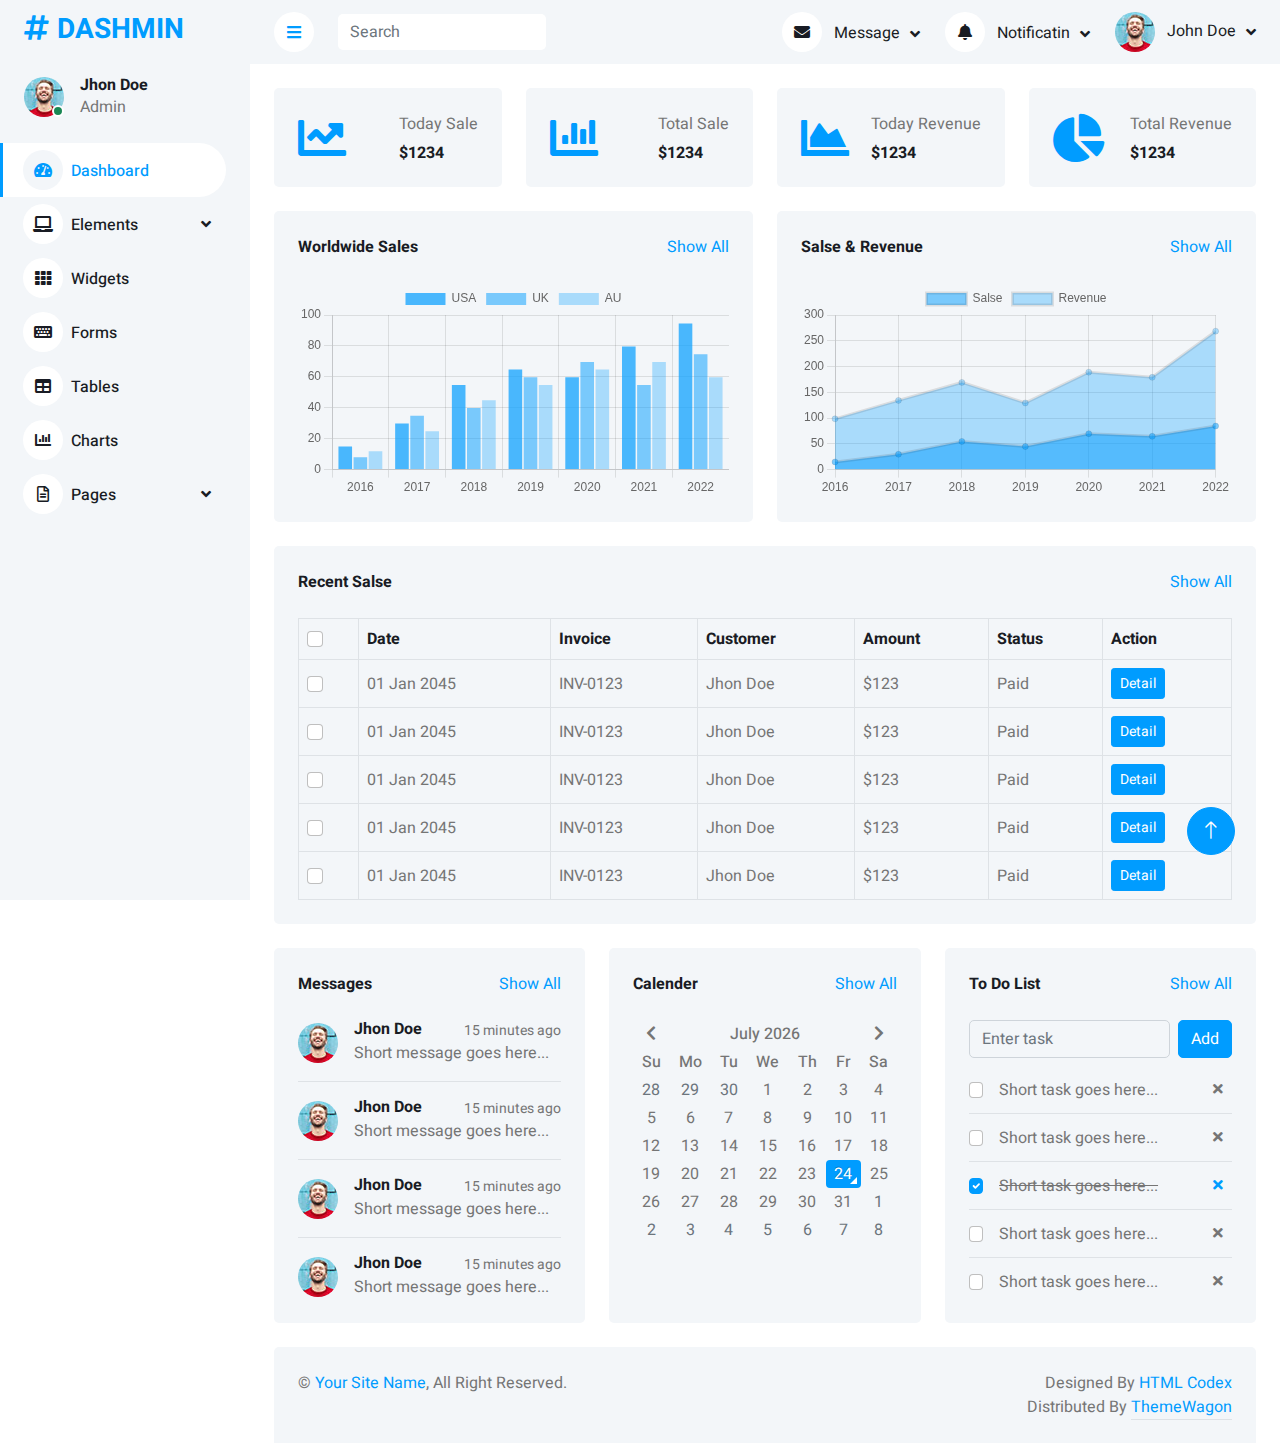
<file: RealEstate_Dapper.UI/wwwroot/dashmin-1.0.0/index.html>
<!DOCTYPE html>
<html lang="en">

<head>
    <meta charset="utf-8">
    <title>DASHMIN - Bootstrap Admin Template</title>
    <meta content="width=device-width, initial-scale=1.0" name="viewport">
    <meta content="" name="keywords">
    <meta content="" name="description">

    <!-- Favicon -->
    <link href="img/favicon.ico" rel="icon">

    <!-- Google Web Fonts -->
    <link rel="preconnect" href="https://fonts.googleapis.com">
    <link rel="preconnect" href="https://fonts.gstatic.com" crossorigin>
    <link href="https://fonts.googleapis.com/css2?family=Heebo:wght@400;500;600;700&display=swap" rel="stylesheet">
    
    <!-- Icon Font Stylesheet -->
    <link href="https://cdnjs.cloudflare.com/ajax/libs/font-awesome/5.10.0/css/all.min.css" rel="stylesheet">
    <link href="https://cdn.jsdelivr.net/npm/bootstrap-icons@1.4.1/font/bootstrap-icons.css" rel="stylesheet">

    <!-- Libraries Stylesheet -->
    <link href="lib/owlcarousel/assets/owl.carousel.min.css" rel="stylesheet">
    <link href="lib/tempusdominus/css/tempusdominus-bootstrap-4.min.css" rel="stylesheet" />

    <!-- Customized Bootstrap Stylesheet -->
    <link href="css/bootstrap.min.css" rel="stylesheet">

    <!-- Template Stylesheet -->
    <link href="css/style.css" rel="stylesheet">
</head>

<body>
    <div class="container-xxl position-relative bg-white d-flex p-0">
        <!-- Spinner Start -->
        <div id="spinner" class="show bg-white position-fixed translate-middle w-100 vh-100 top-50 start-50 d-flex align-items-center justify-content-center">
            <div class="spinner-border text-primary" style="width: 3rem; height: 3rem;" role="status">
                <span class="sr-only">Loading...</span>
            </div>
        </div>
        <!-- Spinner End -->


        <!-- Sidebar Start -->
        <div class="sidebar pe-4 pb-3">
            <nav class="navbar bg-light navbar-light">
                <a href="index.html" class="navbar-brand mx-4 mb-3">
                    <h3 class="text-primary"><i class="fa fa-hashtag me-2"></i>DASHMIN</h3>
                </a>
                <div class="d-flex align-items-center ms-4 mb-4">
                    <div class="position-relative">
                        <img class="rounded-circle" src="img/user.jpg" alt="" style="width: 40px; height: 40px;">
                        <div class="bg-success rounded-circle border border-2 border-white position-absolute end-0 bottom-0 p-1"></div>
                    </div>
                    <div class="ms-3">
                        <h6 class="mb-0">Jhon Doe</h6>
                        <span>Admin</span>
                    </div>
                </div>
                <div class="navbar-nav w-100">
                    <a href="index.html" class="nav-item nav-link active"><i class="fa fa-tachometer-alt me-2"></i>Dashboard</a>
                    <div class="nav-item dropdown">
                        <a href="#" class="nav-link dropdown-toggle" data-bs-toggle="dropdown"><i class="fa fa-laptop me-2"></i>Elements</a>
                        <div class="dropdown-menu bg-transparent border-0">
                            <a href="button.html" class="dropdown-item">Buttons</a>
                            <a href="typography.html" class="dropdown-item">Typography</a>
                            <a href="element.html" class="dropdown-item">Other Elements</a>
                        </div>
                    </div>
                    <a href="widget.html" class="nav-item nav-link"><i class="fa fa-th me-2"></i>Widgets</a>
                    <a href="form.html" class="nav-item nav-link"><i class="fa fa-keyboard me-2"></i>Forms</a>
                    <a href="table.html" class="nav-item nav-link"><i class="fa fa-table me-2"></i>Tables</a>
                    <a href="chart.html" class="nav-item nav-link"><i class="fa fa-chart-bar me-2"></i>Charts</a>
                    <div class="nav-item dropdown">
                        <a href="#" class="nav-link dropdown-toggle" data-bs-toggle="dropdown"><i class="far fa-file-alt me-2"></i>Pages</a>
                        <div class="dropdown-menu bg-transparent border-0">
                            <a href="signin.html" class="dropdown-item">Sign In</a>
                            <a href="signup.html" class="dropdown-item">Sign Up</a>
                            <a href="404.html" class="dropdown-item">404 Error</a>
                            <a href="blank.html" class="dropdown-item">Blank Page</a>
                        </div>
                    </div>
                </div>
            </nav>
        </div>
        <!-- Sidebar End -->


        <!-- Content Start -->
        <div class="content">
            <!-- Navbar Start -->
            <nav class="navbar navbar-expand bg-light navbar-light sticky-top px-4 py-0">
                <a href="index.html" class="navbar-brand d-flex d-lg-none me-4">
                    <h2 class="text-primary mb-0"><i class="fa fa-hashtag"></i></h2>
                </a>
                <a href="#" class="sidebar-toggler flex-shrink-0">
                    <i class="fa fa-bars"></i>
                </a>
                <form class="d-none d-md-flex ms-4">
                    <input class="form-control border-0" type="search" placeholder="Search">
                </form>
                <div class="navbar-nav align-items-center ms-auto">
                    <div class="nav-item dropdown">
                        <a href="#" class="nav-link dropdown-toggle" data-bs-toggle="dropdown">
                            <i class="fa fa-envelope me-lg-2"></i>
                            <span class="d-none d-lg-inline-flex">Message</span>
                        </a>
                        <div class="dropdown-menu dropdown-menu-end bg-light border-0 rounded-0 rounded-bottom m-0">
                            <a href="#" class="dropdown-item">
                                <div class="d-flex align-items-center">
                                    <img class="rounded-circle" src="img/user.jpg" alt="" style="width: 40px; height: 40px;">
                                    <div class="ms-2">
                                        <h6 class="fw-normal mb-0">Jhon send you a message</h6>
                                        <small>15 minutes ago</small>
                                    </div>
                                </div>
                            </a>
                            <hr class="dropdown-divider">
                            <a href="#" class="dropdown-item">
                                <div class="d-flex align-items-center">
                                    <img class="rounded-circle" src="img/user.jpg" alt="" style="width: 40px; height: 40px;">
                                    <div class="ms-2">
                                        <h6 class="fw-normal mb-0">Jhon send you a message</h6>
                                        <small>15 minutes ago</small>
                                    </div>
                                </div>
                            </a>
                            <hr class="dropdown-divider">
                            <a href="#" class="dropdown-item">
                                <div class="d-flex align-items-center">
                                    <img class="rounded-circle" src="img/user.jpg" alt="" style="width: 40px; height: 40px;">
                                    <div class="ms-2">
                                        <h6 class="fw-normal mb-0">Jhon send you a message</h6>
                                        <small>15 minutes ago</small>
                                    </div>
                                </div>
                            </a>
                            <hr class="dropdown-divider">
                            <a href="#" class="dropdown-item text-center">See all message</a>
                        </div>
                    </div>
                    <div class="nav-item dropdown">
                        <a href="#" class="nav-link dropdown-toggle" data-bs-toggle="dropdown">
                            <i class="fa fa-bell me-lg-2"></i>
                            <span class="d-none d-lg-inline-flex">Notificatin</span>
                        </a>
                        <div class="dropdown-menu dropdown-menu-end bg-light border-0 rounded-0 rounded-bottom m-0">
                            <a href="#" class="dropdown-item">
                                <h6 class="fw-normal mb-0">Profile updated</h6>
                                <small>15 minutes ago</small>
                            </a>
                            <hr class="dropdown-divider">
                            <a href="#" class="dropdown-item">
                                <h6 class="fw-normal mb-0">New user added</h6>
                                <small>15 minutes ago</small>
                            </a>
                            <hr class="dropdown-divider">
                            <a href="#" class="dropdown-item">
                                <h6 class="fw-normal mb-0">Password changed</h6>
                                <small>15 minutes ago</small>
                            </a>
                            <hr class="dropdown-divider">
                            <a href="#" class="dropdown-item text-center">See all notifications</a>
                        </div>
                    </div>
                    <div class="nav-item dropdown">
                        <a href="#" class="nav-link dropdown-toggle" data-bs-toggle="dropdown">
                            <img class="rounded-circle me-lg-2" src="img/user.jpg" alt="" style="width: 40px; height: 40px;">
                            <span class="d-none d-lg-inline-flex">John Doe</span>
                        </a>
                        <div class="dropdown-menu dropdown-menu-end bg-light border-0 rounded-0 rounded-bottom m-0">
                            <a href="#" class="dropdown-item">My Profile</a>
                            <a href="#" class="dropdown-item">Settings</a>
                            <a href="#" class="dropdown-item">Log Out</a>
                        </div>
                    </div>
                </div>
            </nav>
            <!-- Navbar End -->


            <!-- Sale & Revenue Start -->
            <div class="container-fluid pt-4 px-4">
                <div class="row g-4">
                    <div class="col-sm-6 col-xl-3">
                        <div class="bg-light rounded d-flex align-items-center justify-content-between p-4">
                            <i class="fa fa-chart-line fa-3x text-primary"></i>
                            <div class="ms-3">
                                <p class="mb-2">Today Sale</p>
                                <h6 class="mb-0">$1234</h6>
                            </div>
                        </div>
                    </div>
                    <div class="col-sm-6 col-xl-3">
                        <div class="bg-light rounded d-flex align-items-center justify-content-between p-4">
                            <i class="fa fa-chart-bar fa-3x text-primary"></i>
                            <div class="ms-3">
                                <p class="mb-2">Total Sale</p>
                                <h6 class="mb-0">$1234</h6>
                            </div>
                        </div>
                    </div>
                    <div class="col-sm-6 col-xl-3">
                        <div class="bg-light rounded d-flex align-items-center justify-content-between p-4">
                            <i class="fa fa-chart-area fa-3x text-primary"></i>
                            <div class="ms-3">
                                <p class="mb-2">Today Revenue</p>
                                <h6 class="mb-0">$1234</h6>
                            </div>
                        </div>
                    </div>
                    <div class="col-sm-6 col-xl-3">
                        <div class="bg-light rounded d-flex align-items-center justify-content-between p-4">
                            <i class="fa fa-chart-pie fa-3x text-primary"></i>
                            <div class="ms-3">
                                <p class="mb-2">Total Revenue</p>
                                <h6 class="mb-0">$1234</h6>
                            </div>
                        </div>
                    </div>
                </div>
            </div>
            <!-- Sale & Revenue End -->


            <!-- Sales Chart Start -->
            <div class="container-fluid pt-4 px-4">
                <div class="row g-4">
                    <div class="col-sm-12 col-xl-6">
                        <div class="bg-light text-center rounded p-4">
                            <div class="d-flex align-items-center justify-content-between mb-4">
                                <h6 class="mb-0">Worldwide Sales</h6>
                                <a href="">Show All</a>
                            </div>
                            <canvas id="worldwide-sales"></canvas>
                        </div>
                    </div>
                    <div class="col-sm-12 col-xl-6">
                        <div class="bg-light text-center rounded p-4">
                            <div class="d-flex align-items-center justify-content-between mb-4">
                                <h6 class="mb-0">Salse & Revenue</h6>
                                <a href="">Show All</a>
                            </div>
                            <canvas id="salse-revenue"></canvas>
                        </div>
                    </div>
                </div>
            </div>
            <!-- Sales Chart End -->


            <!-- Recent Sales Start -->
            <div class="container-fluid pt-4 px-4">
                <div class="bg-light text-center rounded p-4">
                    <div class="d-flex align-items-center justify-content-between mb-4">
                        <h6 class="mb-0">Recent Salse</h6>
                        <a href="">Show All</a>
                    </div>
                    <div class="table-responsive">
                        <table class="table text-start align-middle table-bordered table-hover mb-0">
                            <thead>
                                <tr class="text-dark">
                                    <th scope="col"><input class="form-check-input" type="checkbox"></th>
                                    <th scope="col">Date</th>
                                    <th scope="col">Invoice</th>
                                    <th scope="col">Customer</th>
                                    <th scope="col">Amount</th>
                                    <th scope="col">Status</th>
                                    <th scope="col">Action</th>
                                </tr>
                            </thead>
                            <tbody>
                                <tr>
                                    <td><input class="form-check-input" type="checkbox"></td>
                                    <td>01 Jan 2045</td>
                                    <td>INV-0123</td>
                                    <td>Jhon Doe</td>
                                    <td>$123</td>
                                    <td>Paid</td>
                                    <td><a class="btn btn-sm btn-primary" href="">Detail</a></td>
                                </tr>
                                <tr>
                                    <td><input class="form-check-input" type="checkbox"></td>
                                    <td>01 Jan 2045</td>
                                    <td>INV-0123</td>
                                    <td>Jhon Doe</td>
                                    <td>$123</td>
                                    <td>Paid</td>
                                    <td><a class="btn btn-sm btn-primary" href="">Detail</a></td>
                                </tr>
                                <tr>
                                    <td><input class="form-check-input" type="checkbox"></td>
                                    <td>01 Jan 2045</td>
                                    <td>INV-0123</td>
                                    <td>Jhon Doe</td>
                                    <td>$123</td>
                                    <td>Paid</td>
                                    <td><a class="btn btn-sm btn-primary" href="">Detail</a></td>
                                </tr>
                                <tr>
                                    <td><input class="form-check-input" type="checkbox"></td>
                                    <td>01 Jan 2045</td>
                                    <td>INV-0123</td>
                                    <td>Jhon Doe</td>
                                    <td>$123</td>
                                    <td>Paid</td>
                                    <td><a class="btn btn-sm btn-primary" href="">Detail</a></td>
                                </tr>
                                <tr>
                                    <td><input class="form-check-input" type="checkbox"></td>
                                    <td>01 Jan 2045</td>
                                    <td>INV-0123</td>
                                    <td>Jhon Doe</td>
                                    <td>$123</td>
                                    <td>Paid</td>
                                    <td><a class="btn btn-sm btn-primary" href="">Detail</a></td>
                                </tr>
                            </tbody>
                        </table>
                    </div>
                </div>
            </div>
            <!-- Recent Sales End -->


            <!-- Widgets Start -->
            <div class="container-fluid pt-4 px-4">
                <div class="row g-4">
                    <div class="col-sm-12 col-md-6 col-xl-4">
                        <div class="h-100 bg-light rounded p-4">
                            <div class="d-flex align-items-center justify-content-between mb-2">
                                <h6 class="mb-0">Messages</h6>
                                <a href="">Show All</a>
                            </div>
                            <div class="d-flex align-items-center border-bottom py-3">
                                <img class="rounded-circle flex-shrink-0" src="img/user.jpg" alt="" style="width: 40px; height: 40px;">
                                <div class="w-100 ms-3">
                                    <div class="d-flex w-100 justify-content-between">
                                        <h6 class="mb-0">Jhon Doe</h6>
                                        <small>15 minutes ago</small>
                                    </div>
                                    <span>Short message goes here...</span>
                                </div>
                            </div>
                            <div class="d-flex align-items-center border-bottom py-3">
                                <img class="rounded-circle flex-shrink-0" src="img/user.jpg" alt="" style="width: 40px; height: 40px;">
                                <div class="w-100 ms-3">
                                    <div class="d-flex w-100 justify-content-between">
                                        <h6 class="mb-0">Jhon Doe</h6>
                                        <small>15 minutes ago</small>
                                    </div>
                                    <span>Short message goes here...</span>
                                </div>
                            </div>
                            <div class="d-flex align-items-center border-bottom py-3">
                                <img class="rounded-circle flex-shrink-0" src="img/user.jpg" alt="" style="width: 40px; height: 40px;">
                                <div class="w-100 ms-3">
                                    <div class="d-flex w-100 justify-content-between">
                                        <h6 class="mb-0">Jhon Doe</h6>
                                        <small>15 minutes ago</small>
                                    </div>
                                    <span>Short message goes here...</span>
                                </div>
                            </div>
                            <div class="d-flex align-items-center pt-3">
                                <img class="rounded-circle flex-shrink-0" src="img/user.jpg" alt="" style="width: 40px; height: 40px;">
                                <div class="w-100 ms-3">
                                    <div class="d-flex w-100 justify-content-between">
                                        <h6 class="mb-0">Jhon Doe</h6>
                                        <small>15 minutes ago</small>
                                    </div>
                                    <span>Short message goes here...</span>
                                </div>
                            </div>
                        </div>
                    </div>
                    <div class="col-sm-12 col-md-6 col-xl-4">
                        <div class="h-100 bg-light rounded p-4">
                            <div class="d-flex align-items-center justify-content-between mb-4">
                                <h6 class="mb-0">Calender</h6>
                                <a href="">Show All</a>
                            </div>
                            <div id="calender"></div>
                        </div>
                    </div>
                    <div class="col-sm-12 col-md-6 col-xl-4">
                        <div class="h-100 bg-light rounded p-4">
                            <div class="d-flex align-items-center justify-content-between mb-4">
                                <h6 class="mb-0">To Do List</h6>
                                <a href="">Show All</a>
                            </div>
                            <div class="d-flex mb-2">
                                <input class="form-control bg-transparent" type="text" placeholder="Enter task">
                                <button type="button" class="btn btn-primary ms-2">Add</button>
                            </div>
                            <div class="d-flex align-items-center border-bottom py-2">
                                <input class="form-check-input m-0" type="checkbox">
                                <div class="w-100 ms-3">
                                    <div class="d-flex w-100 align-items-center justify-content-between">
                                        <span>Short task goes here...</span>
                                        <button class="btn btn-sm"><i class="fa fa-times"></i></button>
                                    </div>
                                </div>
                            </div>
                            <div class="d-flex align-items-center border-bottom py-2">
                                <input class="form-check-input m-0" type="checkbox">
                                <div class="w-100 ms-3">
                                    <div class="d-flex w-100 align-items-center justify-content-between">
                                        <span>Short task goes here...</span>
                                        <button class="btn btn-sm"><i class="fa fa-times"></i></button>
                                    </div>
                                </div>
                            </div>
                            <div class="d-flex align-items-center border-bottom py-2">
                                <input class="form-check-input m-0" type="checkbox" checked>
                                <div class="w-100 ms-3">
                                    <div class="d-flex w-100 align-items-center justify-content-between">
                                        <span><del>Short task goes here...</del></span>
                                        <button class="btn btn-sm text-primary"><i class="fa fa-times"></i></button>
                                    </div>
                                </div>
                            </div>
                            <div class="d-flex align-items-center border-bottom py-2">
                                <input class="form-check-input m-0" type="checkbox">
                                <div class="w-100 ms-3">
                                    <div class="d-flex w-100 align-items-center justify-content-between">
                                        <span>Short task goes here...</span>
                                        <button class="btn btn-sm"><i class="fa fa-times"></i></button>
                                    </div>
                                </div>
                            </div>
                            <div class="d-flex align-items-center pt-2">
                                <input class="form-check-input m-0" type="checkbox">
                                <div class="w-100 ms-3">
                                    <div class="d-flex w-100 align-items-center justify-content-between">
                                        <span>Short task goes here...</span>
                                        <button class="btn btn-sm"><i class="fa fa-times"></i></button>
                                    </div>
                                </div>
                            </div>
                        </div>
                    </div>
                </div>
            </div>
            <!-- Widgets End -->


            <!-- Footer Start -->
            <div class="container-fluid pt-4 px-4">
                <div class="bg-light rounded-top p-4">
                    <div class="row">
                        <div class="col-12 col-sm-6 text-center text-sm-start">
                            &copy; <a href="#">Your Site Name</a>, All Right Reserved. 
                        </div>
                        <div class="col-12 col-sm-6 text-center text-sm-end">
                            <!--/*** This template is free as long as you keep the footer author’s credit link/attribution link/backlink. If you'd like to use the template without the footer author’s credit link/attribution link/backlink, you can purchase the Credit Removal License from "https://htmlcodex.com/credit-removal". Thank you for your support. ***/-->
                            Designed By <a href="https://htmlcodex.com">HTML Codex</a>
                        </br>
                        Distributed By <a class="border-bottom" href="https://themewagon.com" target="_blank">ThemeWagon</a>
                        </div>
                    </div>
                </div>
            </div>
            <!-- Footer End -->
        </div>
        <!-- Content End -->


        <!-- Back to Top -->
        <a href="#" class="btn btn-lg btn-primary btn-lg-square back-to-top"><i class="bi bi-arrow-up"></i></a>
    </div>

    <!-- JavaScript Libraries -->
    <script src="https://code.jquery.com/jquery-3.4.1.min.js"></script>
    <script src="https://cdn.jsdelivr.net/npm/bootstrap@5.0.0/dist/js/bootstrap.bundle.min.js"></script>
    <script src="lib/chart/chart.min.js"></script>
    <script src="lib/easing/easing.min.js"></script>
    <script src="lib/waypoints/waypoints.min.js"></script>
    <script src="lib/owlcarousel/owl.carousel.min.js"></script>
    <script src="lib/tempusdominus/js/moment.min.js"></script>
    <script src="lib/tempusdominus/js/moment-timezone.min.js"></script>
    <script src="lib/tempusdominus/js/tempusdominus-bootstrap-4.min.js"></script>

    <!-- Template Javascript -->
    <script src="js/main.js"></script>
</body>

</html>
</file>
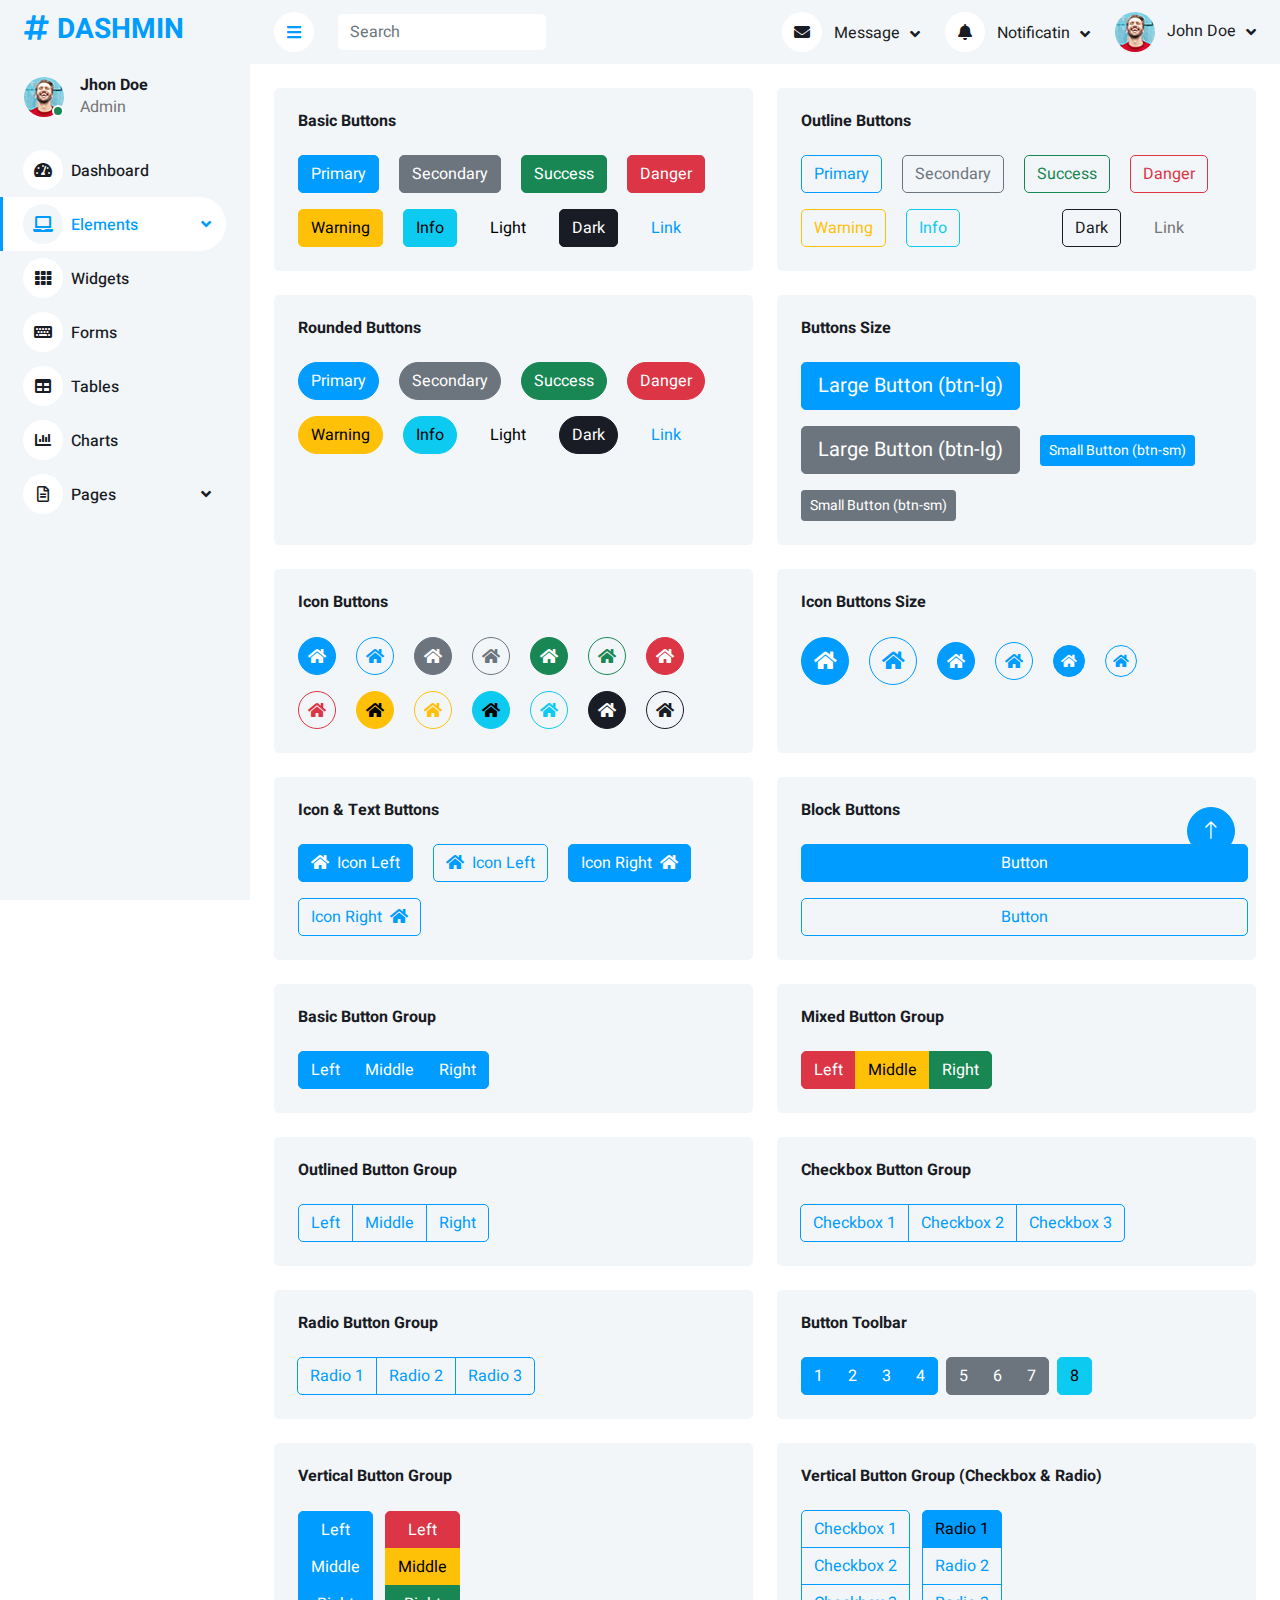
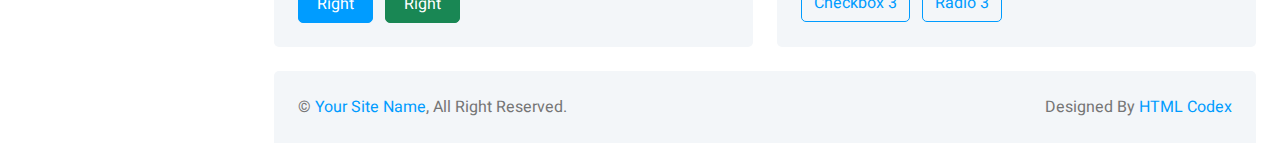
<file: RealEstate_Dapper.UI/wwwroot/dashmin-1.0.0/button.html>
<!DOCTYPE html>
<html lang="en">

<head>
    <meta charset="utf-8">
    <title>DASHMIN - Bootstrap Admin Template</title>
    <meta content="width=device-width, initial-scale=1.0" name="viewport">
    <meta content="" name="keywords">
    <meta content="" name="description">

    <!-- Favicon -->
    <link href="img/favicon.ico" rel="icon">

    <!-- Google Web Fonts -->
    <link rel="preconnect" href="https://fonts.googleapis.com">
    <link rel="preconnect" href="https://fonts.gstatic.com" crossorigin>
    <link href="https://fonts.googleapis.com/css2?family=Heebo:wght@400;500;600;700&display=swap" rel="stylesheet">
    
    <!-- Icon Font Stylesheet -->
    <link href="https://cdnjs.cloudflare.com/ajax/libs/font-awesome/5.10.0/css/all.min.css" rel="stylesheet">
    <link href="https://cdn.jsdelivr.net/npm/bootstrap-icons@1.4.1/font/bootstrap-icons.css" rel="stylesheet">

    <!-- Libraries Stylesheet -->
    <link href="lib/owlcarousel/assets/owl.carousel.min.css" rel="stylesheet">
    <link href="lib/tempusdominus/css/tempusdominus-bootstrap-4.min.css" rel="stylesheet" />

    <!-- Customized Bootstrap Stylesheet -->
    <link href="css/bootstrap.min.css" rel="stylesheet">

    <!-- Template Stylesheet -->
    <link href="css/style.css" rel="stylesheet">
</head>

<body>
    <div class="container-xxl position-relative bg-white d-flex p-0">
        <!-- Spinner Start -->
        <div id="spinner" class="show bg-white position-fixed translate-middle w-100 vh-100 top-50 start-50 d-flex align-items-center justify-content-center">
            <div class="spinner-border text-primary" style="width: 3rem; height: 3rem;" role="status">
                <span class="sr-only">Loading...</span>
            </div>
        </div>
        <!-- Spinner End -->


        <!-- Sidebar Start -->
        <div class="sidebar pe-4 pb-3">
            <nav class="navbar bg-light navbar-light">
                <a href="index.html" class="navbar-brand mx-4 mb-3">
                    <h3 class="text-primary"><i class="fa fa-hashtag me-2"></i>DASHMIN</h3>
                </a>
                <div class="d-flex align-items-center ms-4 mb-4">
                    <div class="position-relative">
                        <img class="rounded-circle" src="img/user.jpg" alt="" style="width: 40px; height: 40px;">
                        <div class="bg-success rounded-circle border border-2 border-white position-absolute end-0 bottom-0 p-1"></div>
                    </div>
                    <div class="ms-3">
                        <h6 class="mb-0">Jhon Doe</h6>
                        <span>Admin</span>
                    </div>
                </div>
                <div class="navbar-nav w-100">
                    <a href="index.html" class="nav-item nav-link"><i class="fa fa-tachometer-alt me-2"></i>Dashboard</a>
                    <div class="nav-item dropdown">
                        <a href="#" class="nav-link dropdown-toggle active" data-bs-toggle="dropdown"><i class="fa fa-laptop me-2"></i>Elements</a>
                        <div class="dropdown-menu bg-transparent border-0">
                            <a href="button.html" class="dropdown-item active">Buttons</a>
                            <a href="typography.html" class="dropdown-item">Typography</a>
                            <a href="element.html" class="dropdown-item">Other Elements</a>
                        </div>
                    </div>
                    <a href="widget.html" class="nav-item nav-link"><i class="fa fa-th me-2"></i>Widgets</a>
                    <a href="form.html" class="nav-item nav-link"><i class="fa fa-keyboard me-2"></i>Forms</a>
                    <a href="table.html" class="nav-item nav-link"><i class="fa fa-table me-2"></i>Tables</a>
                    <a href="chart.html" class="nav-item nav-link"><i class="fa fa-chart-bar me-2"></i>Charts</a>
                    <div class="nav-item dropdown">
                        <a href="#" class="nav-link dropdown-toggle" data-bs-toggle="dropdown"><i class="far fa-file-alt me-2"></i>Pages</a>
                        <div class="dropdown-menu bg-transparent border-0">
                            <a href="signin.html" class="dropdown-item">Sign In</a>
                            <a href="signup.html" class="dropdown-item">Sign Up</a>
                            <a href="404.html" class="dropdown-item">404 Error</a>
                            <a href="blank.html" class="dropdown-item">Blank Page</a>
                        </div>
                    </div>
                </div>
            </nav>
        </div>
        <!-- Sidebar End -->


        <!-- Content Start -->
        <div class="content">
            <!-- Navbar Start -->
            <nav class="navbar navbar-expand bg-light navbar-light sticky-top px-4 py-0">
                <a href="index.html" class="navbar-brand d-flex d-lg-none me-4">
                    <h2 class="text-primary mb-0"><i class="fa fa-hashtag"></i></h2>
                </a>
                <a href="#" class="sidebar-toggler flex-shrink-0">
                    <i class="fa fa-bars"></i>
                </a>
                <form class="d-none d-md-flex ms-4">
                    <input class="form-control border-0" type="search" placeholder="Search">
                </form>
                <div class="navbar-nav align-items-center ms-auto">
                    <div class="nav-item dropdown">
                        <a href="#" class="nav-link dropdown-toggle" data-bs-toggle="dropdown">
                            <i class="fa fa-envelope me-lg-2"></i>
                            <span class="d-none d-lg-inline-flex">Message</span>
                        </a>
                        <div class="dropdown-menu dropdown-menu-end bg-light border-0 rounded-0 rounded-bottom m-0">
                            <a href="#" class="dropdown-item">
                                <div class="d-flex align-items-center">
                                    <img class="rounded-circle" src="img/user.jpg" alt="" style="width: 40px; height: 40px;">
                                    <div class="ms-2">
                                        <h6 class="fw-normal mb-0">Jhon send you a message</h6>
                                        <small>15 minutes ago</small>
                                    </div>
                                </div>
                            </a>
                            <hr class="dropdown-divider">
                            <a href="#" class="dropdown-item">
                                <div class="d-flex align-items-center">
                                    <img class="rounded-circle" src="img/user.jpg" alt="" style="width: 40px; height: 40px;">
                                    <div class="ms-2">
                                        <h6 class="fw-normal mb-0">Jhon send you a message</h6>
                                        <small>15 minutes ago</small>
                                    </div>
                                </div>
                            </a>
                            <hr class="dropdown-divider">
                            <a href="#" class="dropdown-item">
                                <div class="d-flex align-items-center">
                                    <img class="rounded-circle" src="img/user.jpg" alt="" style="width: 40px; height: 40px;">
                                    <div class="ms-2">
                                        <h6 class="fw-normal mb-0">Jhon send you a message</h6>
                                        <small>15 minutes ago</small>
                                    </div>
                                </div>
                            </a>
                            <hr class="dropdown-divider">
                            <a href="#" class="dropdown-item text-center">See all message</a>
                        </div>
                    </div>
                    <div class="nav-item dropdown">
                        <a href="#" class="nav-link dropdown-toggle" data-bs-toggle="dropdown">
                            <i class="fa fa-bell me-lg-2"></i>
                            <span class="d-none d-lg-inline-flex">Notificatin</span>
                        </a>
                        <div class="dropdown-menu dropdown-menu-end bg-light border-0 rounded-0 rounded-bottom m-0">
                            <a href="#" class="dropdown-item">
                                <h6 class="fw-normal mb-0">Profile updated</h6>
                                <small>15 minutes ago</small>
                            </a>
                            <hr class="dropdown-divider">
                            <a href="#" class="dropdown-item">
                                <h6 class="fw-normal mb-0">New user added</h6>
                                <small>15 minutes ago</small>
                            </a>
                            <hr class="dropdown-divider">
                            <a href="#" class="dropdown-item">
                                <h6 class="fw-normal mb-0">Password changed</h6>
                                <small>15 minutes ago</small>
                            </a>
                            <hr class="dropdown-divider">
                            <a href="#" class="dropdown-item text-center">See all notifications</a>
                        </div>
                    </div>
                    <div class="nav-item dropdown">
                        <a href="#" class="nav-link dropdown-toggle" data-bs-toggle="dropdown">
                            <img class="rounded-circle me-lg-2" src="img/user.jpg" alt="" style="width: 40px; height: 40px;">
                            <span class="d-none d-lg-inline-flex">John Doe</span>
                        </a>
                        <div class="dropdown-menu dropdown-menu-end bg-light border-0 rounded-0 rounded-bottom m-0">
                            <a href="#" class="dropdown-item">My Profile</a>
                            <a href="#" class="dropdown-item">Settings</a>
                            <a href="#" class="dropdown-item">Log Out</a>
                        </div>
                    </div>
                </div>
            </nav>
            <!-- Navbar End -->


            <!-- Button Start -->
            <div class="container-fluid pt-4 px-4">
                <div class="row g-4">
                    <div class="col-sm-12 col-xl-6">
                        <div class="bg-light rounded h-100 p-4">
                            <h6 class="mb-4">Basic Buttons</h6>
                            <div class="m-n2">
                                <button type="button" class="btn btn-primary m-2">Primary</button>
                                <button type="button" class="btn btn-secondary m-2">Secondary</button>
                                <button type="button" class="btn btn-success m-2">Success</button>
                                <button type="button" class="btn btn-danger m-2">Danger</button>
                                <button type="button" class="btn btn-warning m-2">Warning</button>
                                <button type="button" class="btn btn-info m-2">Info</button>
                                <button type="button" class="btn btn-light m-2">Light</button>
                                <button type="button" class="btn btn-dark m-2">Dark</button>
                                <button type="button" class="btn btn-link m-2">Link</button>
                            </div>
                        </div>
                    </div>
                    <div class="col-sm-12 col-xl-6">
                        <div class="bg-light rounded h-100 p-4">
                            <h6 class="mb-4">Outline Buttons</h6>
                            <div class="m-n2">
                                <button type="button" class="btn btn-outline-primary m-2">Primary</button>
                                <button type="button" class="btn btn-outline-secondary m-2">Secondary</button>
                                <button type="button" class="btn btn-outline-success m-2">Success</button>
                                <button type="button" class="btn btn-outline-danger m-2">Danger</button>
                                <button type="button" class="btn btn-outline-warning m-2">Warning</button>
                                <button type="button" class="btn btn-outline-info m-2">Info</button>
                                <button type="button" class="btn btn-outline-light m-2">Light</button>
                                <button type="button" class="btn btn-outline-dark m-2">Dark</button>
                                <button type="button" class="btn btn-outline-link m-2">Link</button>
                            </div>
                        </div>
                    </div>
                    <div class="col-sm-12 col-xl-6">
                        <div class="bg-light rounded h-100 p-4">
                            <h6 class="mb-4">Rounded Buttons</h6>
                            <div class="m-n2">
                                <button type="button" class="btn btn-primary rounded-pill m-2">Primary</button>
                                <button type="button" class="btn btn-secondary rounded-pill m-2">Secondary</button>
                                <button type="button" class="btn btn-success rounded-pill m-2">Success</button>
                                <button type="button" class="btn btn-danger rounded-pill m-2">Danger</button>
                                <button type="button" class="btn btn-warning rounded-pill m-2">Warning</button>
                                <button type="button" class="btn btn-info rounded-pill m-2">Info</button>
                                <button type="button" class="btn btn-light rounded-pill m-2">Light</button>
                                <button type="button" class="btn btn-dark rounded-pill m-2">Dark</button>
                                <button type="button" class="btn btn-link rounded-pill m-2">Link</button>
                            </div>
                        </div>
                    </div>
                    <div class="col-sm-12 col-xl-6">
                        <div class="bg-light rounded h-100 p-4">
                            <h6 class="mb-4">Buttons Size</h6>
                            <div class="m-n2">
                                <button type="button" class="btn btn-lg btn-primary m-2">Large Button (btn-lg)</button>
                                <button type="button" class="btn btn-lg btn-secondary m-2">Large Button (btn-lg)</button>
                                <button type="button" class="btn btn-sm btn-primary m-2">Small Button (btn-sm)</button>
                                <button type="button" class="btn btn-sm btn-secondary m-2">Small Button (btn-sm)</button>
                            </div>
                        </div>
                    </div>
                    <div class="col-sm-12 col-xl-6">
                        <div class="bg-light rounded h-100 p-4">
                            <h6 class="mb-4">Icon Buttons</h6>
                            <div class="m-n2">
                                <button type="button" class="btn btn-square btn-primary m-2"><i class="fa fa-home"></i></button>
                                <button type="button" class="btn btn-square btn-outline-primary m-2"><i class="fa fa-home"></i></button>
                                <button type="button" class="btn btn-square btn-secondary m-2"><i class="fa fa-home"></i></button>
                                <button type="button" class="btn btn-square btn-outline-secondary m-2"><i class="fa fa-home"></i></button>
                                <button type="button" class="btn btn-square btn-success m-2"><i class="fa fa-home"></i></button>
                                <button type="button" class="btn btn-square btn-outline-success m-2"><i class="fa fa-home"></i></button>
                                <button type="button" class="btn btn-square btn-danger m-2"><i class="fa fa-home"></i></button>
                                <button type="button" class="btn btn-square btn-outline-danger m-2"><i class="fa fa-home"></i></button>
                                <button type="button" class="btn btn-square btn-warning m-2"><i class="fa fa-home"></i></button>
                                <button type="button" class="btn btn-square btn-outline-warning m-2"><i class="fa fa-home"></i></button>
                                <button type="button" class="btn btn-square btn-info m-2"><i class="fa fa-home"></i></button>
                                <button type="button" class="btn btn-square btn-outline-info m-2"><i class="fa fa-home"></i></button>
                                <button type="button" class="btn btn-square btn-dark m-2"><i class="fa fa-home"></i></button>
                                <button type="button" class="btn btn-square btn-outline-dark m-2"><i class="fa fa-home"></i></button>
                            </div>
                        </div>
                    </div>
                    <div class="col-sm-12 col-xl-6">
                        <div class="bg-light rounded h-100 p-4">
                            <h6 class="mb-4">Icon Buttons Size</h6>
                            <div class="m-n2">
                                <button type="button" class="btn btn-lg btn-lg-square btn-primary m-2"><i class="fa fa-home"></i></button>
                                <button type="button" class="btn btn-lg btn-lg-square btn-outline-primary m-2"><i class="fa fa-home"></i></button>
                                <button type="button" class="btn btn-square btn-primary m-2"><i class="fa fa-home"></i></button>
                                <button type="button" class="btn btn-square btn-outline-primary m-2"><i class="fa fa-home"></i></button>
                                <button type="button" class="btn btn-sm btn-sm-square btn-primary m-2"><i class="fa fa-home"></i></button>
                                <button type="button" class="btn btn-sm btn-sm-square btn-outline-primary m-2"><i class="fa fa-home"></i></button>
                            </div>
                        </div>
                    </div>
                    <div class="col-sm-12 col-xl-6">
                        <div class="bg-light rounded h-100 p-4">
                            <h6 class="mb-4">Icon & Text Buttons</h6>
                            <div class="m-n2">
                                <button type="button" class="btn btn-primary m-2"><i class="fa fa-home me-2"></i>Icon Left</button>
                                <button type="button" class="btn btn-outline-primary m-2"><i class="fa fa-home me-2"></i>Icon Left</button>
                                <button type="button" class="btn btn-primary m-2">Icon Right<i class="fa fa-home ms-2"></i></button>
                                <button type="button" class="btn btn-outline-primary m-2">Icon Right<i class="fa fa-home ms-2"></i></button>
                            </div>
                        </div>
                    </div>
                    <div class="col-sm-12 col-xl-6">
                        <div class="bg-light rounded h-100 p-4">
                            <h6 class="mb-4">Block Buttons</h6>
                            <div class="m-n2">
                                <button class="btn btn-primary w-100 m-2" type="button">Button</button>
                                <button class="btn btn-outline-primary w-100 m-2" type="button">Button</button>
                            </div>
                        </div>
                    </div>
                    <div class="col-sm-12 col-xl-6">
                        <div class="bg-light rounded h-100 p-4">
                            <h6 class="mb-4">Basic Button Group</h6>
                            <div class="btn-group" role="group">
                                <button type="button" class="btn btn-primary">Left</button>
                                <button type="button" class="btn btn-primary">Middle</button>
                                <button type="button" class="btn btn-primary">Right</button>
                            </div>
                        </div>
                    </div>
                    <div class="col-sm-12 col-xl-6">
                        <div class="bg-light rounded h-100 p-4">
                            <h6 class="mb-4">Mixed Button Group</h6>
                            <div class="btn-group" role="group">
                                <button type="button" class="btn btn-danger">Left</button>
                                <button type="button" class="btn btn-warning">Middle</button>
                                <button type="button" class="btn btn-success">Right</button>
                            </div>
                        </div>
                    </div>
                    <div class="col-sm-12 col-xl-6">
                        <div class="bg-light rounded h-100 p-4">
                            <h6 class="mb-4">Outlined Button Group</h6>
                            <div class="btn-group" role="group">
                                <button type="button" class="btn btn-outline-primary">Left</button>
                                <button type="button" class="btn btn-outline-primary">Middle</button>
                                <button type="button" class="btn btn-outline-primary">Right</button>
                            </div>
                        </div>
                    </div>
                    <div class="col-sm-12 col-xl-6">
                        <div class="bg-light rounded h-100 p-4">
                            <h6 class="mb-4">Checkbox Button Group</h6>
                            <div class="btn-group" role="group">
                                <input type="checkbox" class="btn-check" id="btncheck1" autocomplete="off">
                                <label class="btn btn-outline-primary" for="btncheck1">Checkbox 1</label>

                                <input type="checkbox" class="btn-check" id="btncheck2" autocomplete="off">
                                <label class="btn btn-outline-primary" for="btncheck2">Checkbox 2</label>

                                <input type="checkbox" class="btn-check" id="btncheck3" autocomplete="off">
                                <label class="btn btn-outline-primary" for="btncheck3">Checkbox 3</label>
                            </div>
                        </div>
                    </div>
                    <div class="col-sm-12 col-xl-6">
                        <div class="bg-light rounded h-100 p-4">
                            <h6 class="mb-4">Radio Button Group</h6>
                            <div class="btn-group" role="group">
                                <input type="radio" class="btn-check" name="btnradio" id="btnradio1" autocomplete="off"
                                    checked>
                                <label class="btn btn-outline-primary" for="btnradio1">Radio 1</label>

                                <input type="radio" class="btn-check" name="btnradio" id="btnradio2" autocomplete="off">
                                <label class="btn btn-outline-primary" for="btnradio2">Radio 2</label>

                                <input type="radio" class="btn-check" name="btnradio" id="btnradio3" autocomplete="off">
                                <label class="btn btn-outline-primary" for="btnradio3">Radio 3</label>
                            </div>
                        </div>
                    </div>
                    <div class="col-sm-12 col-xl-6">
                        <div class="bg-light rounded h-100 p-4">
                            <h6 class="mb-4">Button Toolbar</h6>
                            <div class="btn-toolbar" role="toolbar">
                                <div class="btn-group me-2" role="group" aria-label="First group">
                                    <button type="button" class="btn btn-primary">1</button>
                                    <button type="button" class="btn btn-primary">2</button>
                                    <button type="button" class="btn btn-primary">3</button>
                                    <button type="button" class="btn btn-primary">4</button>
                                </div>
                                <div class="btn-group me-2" role="group" aria-label="Second group">
                                    <button type="button" class="btn btn-secondary">5</button>
                                    <button type="button" class="btn btn-secondary">6</button>
                                    <button type="button" class="btn btn-secondary">7</button>
                                </div>
                                <div class="btn-group" role="group" aria-label="Third group">
                                    <button type="button" class="btn btn-info">8</button>
                                </div>
                            </div>
                        </div>
                    </div>
                    <div class="col-sm-12 col-xl-6">
                        <div class="bg-light rounded h-100 p-4">
                            <h6 class="mb-4">Vertical Button Group</h6>
                            <div class="btn-group-vertical me-2" role="group">
                                <button type="button" class="btn btn-primary">Left</button>
                                <button type="button" class="btn btn-primary">Middle</button>
                                <button type="button" class="btn btn-primary">Right</button>
                            </div>
                            <div class="btn-group-vertical" role="group">
                                <button type="button" class="btn btn-danger">Left</button>
                                <button type="button" class="btn btn-warning">Middle</button>
                                <button type="button" class="btn btn-success">Right</button>
                            </div>
                        </div>
                    </div>
                    <div class="col-sm-12 col-xl-6">
                        <div class="bg-light rounded h-100 p-4">
                            <h6 class="mb-4">Vertical Button Group (Checkbox & Radio)</h6>
                            <div class="btn-group-vertical me-2" role="group">
                                <input type="checkbox" class="btn-check" id="btncheck1" autocomplete="off">
                                <label class="btn btn-outline-primary" for="btncheck1">Checkbox 1</label>

                                <input type="checkbox" class="btn-check" id="btncheck2" autocomplete="off">
                                <label class="btn btn-outline-primary" for="btncheck2">Checkbox 2</label>

                                <input type="checkbox" class="btn-check" id="btncheck3" autocomplete="off">
                                <label class="btn btn-outline-primary" for="btncheck3">Checkbox 3</label>
                            </div>
                            <div class="btn-group-vertical" role="group">
                                <input type="radio" class="btn-check" name="btnradio" id="btnradio1" autocomplete="off"
                                    checked>
                                <label class="btn btn-outline-primary" for="btnradio1">Radio 1</label>

                                <input type="radio" class="btn-check" name="btnradio" id="btnradio2" autocomplete="off">
                                <label class="btn btn-outline-primary" for="btnradio2">Radio 2</label>

                                <input type="radio" class="btn-check" name="btnradio" id="btnradio3" autocomplete="off">
                                <label class="btn btn-outline-primary" for="btnradio3">Radio 3</label>
                            </div>
                        </div>
                    </div>
                </div>
            </div>
            <!-- Button End -->


            <!-- Footer Start -->
            <div class="container-fluid pt-4 px-4">
                <div class="bg-light rounded-top p-4">
                    <div class="row">
                        <div class="col-12 col-sm-6 text-center text-sm-start">
                            &copy; <a href="#">Your Site Name</a>, All Right Reserved. 
                        </div>
                        <div class="col-12 col-sm-6 text-center text-sm-end">
                            <!--/*** This template is free as long as you keep the footer author’s credit link/attribution link/backlink. If you'd like to use the template without the footer author’s credit link/attribution link/backlink, you can purchase the Credit Removal License from "https://htmlcodex.com/credit-removal". Thank you for your support. ***/-->
                            Designed By <a href="https://htmlcodex.com">HTML Codex</a>
                        </div>
                    </div>
                </div>
            </div>
            <!-- Footer End -->
        </div>
        <!-- Content End -->


        <!-- Back to Top -->
        <a href="#" class="btn btn-lg btn-primary btn-lg-square back-to-top"><i class="bi bi-arrow-up"></i></a>
    </div>

    <!-- JavaScript Libraries -->
    <script src="https://code.jquery.com/jquery-3.4.1.min.js"></script>
    <script src="https://cdn.jsdelivr.net/npm/bootstrap@5.0.0/dist/js/bootstrap.bundle.min.js"></script>
    <script src="lib/chart/chart.min.js"></script>
    <script src="lib/easing/easing.min.js"></script>
    <script src="lib/waypoints/waypoints.min.js"></script>
    <script src="lib/owlcarousel/owl.carousel.min.js"></script>
    <script src="lib/tempusdominus/js/moment.min.js"></script>
    <script src="lib/tempusdominus/js/moment-timezone.min.js"></script>
    <script src="lib/tempusdominus/js/tempusdominus-bootstrap-4.min.js"></script>

    <!-- Template Javascript -->
    <script src="js/main.js"></script>
</body>

</html>
</file>
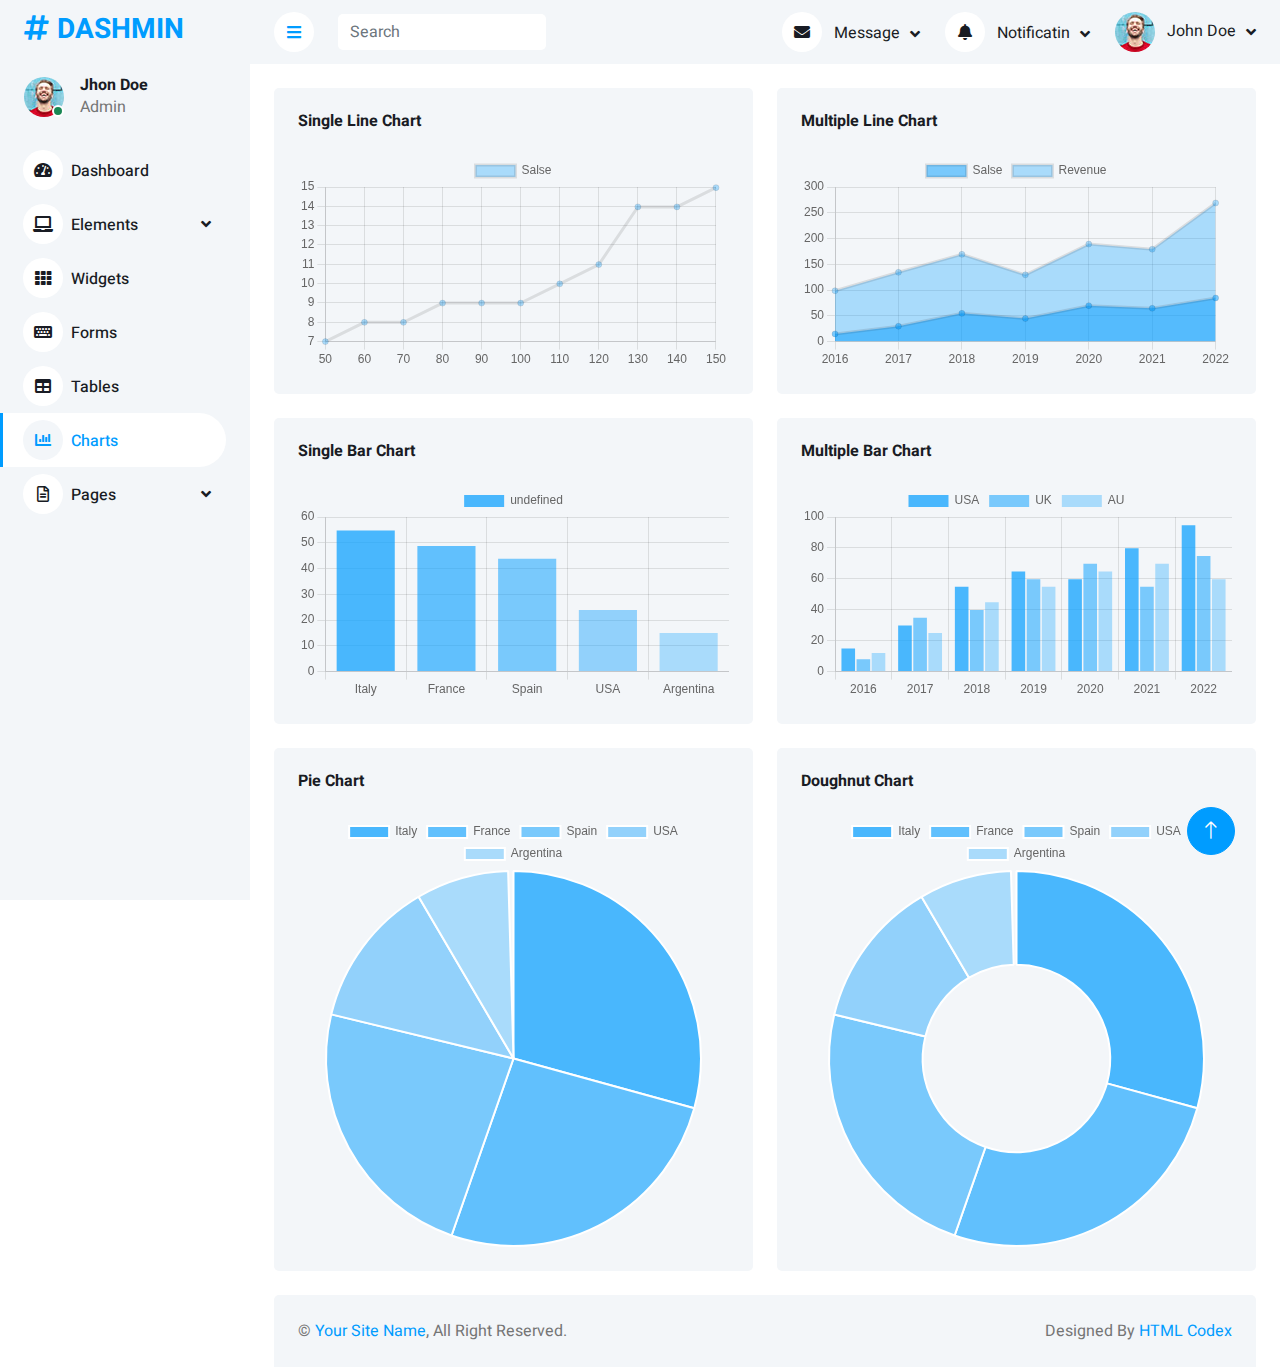
<file: RealEstate_Dapper.UI/wwwroot/dashmin-1.0.0/chart.html>
<!DOCTYPE html>
<html lang="en">

<head>
    <meta charset="utf-8">
    <title>DASHMIN - Bootstrap Admin Template</title>
    <meta content="width=device-width, initial-scale=1.0" name="viewport">
    <meta content="" name="keywords">
    <meta content="" name="description">

    <!-- Favicon -->
    <link href="img/favicon.ico" rel="icon">

    <!-- Google Web Fonts -->
    <link rel="preconnect" href="https://fonts.googleapis.com">
    <link rel="preconnect" href="https://fonts.gstatic.com" crossorigin>
    <link href="https://fonts.googleapis.com/css2?family=Heebo:wght@400;500;600;700&display=swap" rel="stylesheet">
    
    <!-- Icon Font Stylesheet -->
    <link href="https://cdnjs.cloudflare.com/ajax/libs/font-awesome/5.10.0/css/all.min.css" rel="stylesheet">
    <link href="https://cdn.jsdelivr.net/npm/bootstrap-icons@1.4.1/font/bootstrap-icons.css" rel="stylesheet">

    <!-- Libraries Stylesheet -->
    <link href="lib/owlcarousel/assets/owl.carousel.min.css" rel="stylesheet">
    <link href="lib/tempusdominus/css/tempusdominus-bootstrap-4.min.css" rel="stylesheet" />

    <!-- Customized Bootstrap Stylesheet -->
    <link href="css/bootstrap.min.css" rel="stylesheet">

    <!-- Template Stylesheet -->
    <link href="css/style.css" rel="stylesheet">
</head>

<body>
    <div class="container-xxl position-relative bg-white d-flex p-0">
        <!-- Spinner Start -->
        <div id="spinner" class="show bg-white position-fixed translate-middle w-100 vh-100 top-50 start-50 d-flex align-items-center justify-content-center">
            <div class="spinner-border text-primary" style="width: 3rem; height: 3rem;" role="status">
                <span class="sr-only">Loading...</span>
            </div>
        </div>
        <!-- Spinner End -->


        <!-- Sidebar Start -->
        <div class="sidebar pe-4 pb-3">
            <nav class="navbar bg-light navbar-light">
                <a href="index.html" class="navbar-brand mx-4 mb-3">
                    <h3 class="text-primary"><i class="fa fa-hashtag me-2"></i>DASHMIN</h3>
                </a>
                <div class="d-flex align-items-center ms-4 mb-4">
                    <div class="position-relative">
                        <img class="rounded-circle" src="img/user.jpg" alt="" style="width: 40px; height: 40px;">
                        <div class="bg-success rounded-circle border border-2 border-white position-absolute end-0 bottom-0 p-1"></div>
                    </div>
                    <div class="ms-3">
                        <h6 class="mb-0">Jhon Doe</h6>
                        <span>Admin</span>
                    </div>
                </div>
                <div class="navbar-nav w-100">
                    <a href="index.html" class="nav-item nav-link"><i class="fa fa-tachometer-alt me-2"></i>Dashboard</a>
                    <div class="nav-item dropdown">
                        <a href="#" class="nav-link dropdown-toggle" data-bs-toggle="dropdown"><i class="fa fa-laptop me-2"></i>Elements</a>
                        <div class="dropdown-menu bg-transparent border-0">
                            <a href="button.html" class="dropdown-item">Buttons</a>
                            <a href="typography.html" class="dropdown-item">Typography</a>
                            <a href="element.html" class="dropdown-item">Other Elements</a>
                        </div>
                    </div>
                    <a href="widget.html" class="nav-item nav-link"><i class="fa fa-th me-2"></i>Widgets</a>
                    <a href="form.html" class="nav-item nav-link"><i class="fa fa-keyboard me-2"></i>Forms</a>
                    <a href="table.html" class="nav-item nav-link"><i class="fa fa-table me-2"></i>Tables</a>
                    <a href="chart.html" class="nav-item nav-link active"><i class="fa fa-chart-bar me-2"></i>Charts</a>
                    <div class="nav-item dropdown">
                        <a href="#" class="nav-link dropdown-toggle" data-bs-toggle="dropdown"><i class="far fa-file-alt me-2"></i>Pages</a>
                        <div class="dropdown-menu bg-transparent border-0">
                            <a href="signin.html" class="dropdown-item">Sign In</a>
                            <a href="signup.html" class="dropdown-item">Sign Up</a>
                            <a href="404.html" class="dropdown-item">404 Error</a>
                            <a href="blank.html" class="dropdown-item">Blank Page</a>
                        </div>
                    </div>
                </div>
            </nav>
        </div>
        <!-- Sidebar End -->


        <!-- Content Start -->
        <div class="content">
            <!-- Navbar Start -->
            <nav class="navbar navbar-expand bg-light navbar-light sticky-top px-4 py-0">
                <a href="index.html" class="navbar-brand d-flex d-lg-none me-4">
                    <h2 class="text-primary mb-0"><i class="fa fa-hashtag"></i></h2>
                </a>
                <a href="#" class="sidebar-toggler flex-shrink-0">
                    <i class="fa fa-bars"></i>
                </a>
                <form class="d-none d-md-flex ms-4">
                    <input class="form-control border-0" type="search" placeholder="Search">
                </form>
                <div class="navbar-nav align-items-center ms-auto">
                    <div class="nav-item dropdown">
                        <a href="#" class="nav-link dropdown-toggle" data-bs-toggle="dropdown">
                            <i class="fa fa-envelope me-lg-2"></i>
                            <span class="d-none d-lg-inline-flex">Message</span>
                        </a>
                        <div class="dropdown-menu dropdown-menu-end bg-light border-0 rounded-0 rounded-bottom m-0">
                            <a href="#" class="dropdown-item">
                                <div class="d-flex align-items-center">
                                    <img class="rounded-circle" src="img/user.jpg" alt="" style="width: 40px; height: 40px;">
                                    <div class="ms-2">
                                        <h6 class="fw-normal mb-0">Jhon send you a message</h6>
                                        <small>15 minutes ago</small>
                                    </div>
                                </div>
                            </a>
                            <hr class="dropdown-divider">
                            <a href="#" class="dropdown-item">
                                <div class="d-flex align-items-center">
                                    <img class="rounded-circle" src="img/user.jpg" alt="" style="width: 40px; height: 40px;">
                                    <div class="ms-2">
                                        <h6 class="fw-normal mb-0">Jhon send you a message</h6>
                                        <small>15 minutes ago</small>
                                    </div>
                                </div>
                            </a>
                            <hr class="dropdown-divider">
                            <a href="#" class="dropdown-item">
                                <div class="d-flex align-items-center">
                                    <img class="rounded-circle" src="img/user.jpg" alt="" style="width: 40px; height: 40px;">
                                    <div class="ms-2">
                                        <h6 class="fw-normal mb-0">Jhon send you a message</h6>
                                        <small>15 minutes ago</small>
                                    </div>
                                </div>
                            </a>
                            <hr class="dropdown-divider">
                            <a href="#" class="dropdown-item text-center">See all message</a>
                        </div>
                    </div>
                    <div class="nav-item dropdown">
                        <a href="#" class="nav-link dropdown-toggle" data-bs-toggle="dropdown">
                            <i class="fa fa-bell me-lg-2"></i>
                            <span class="d-none d-lg-inline-flex">Notificatin</span>
                        </a>
                        <div class="dropdown-menu dropdown-menu-end bg-light border-0 rounded-0 rounded-bottom m-0">
                            <a href="#" class="dropdown-item">
                                <h6 class="fw-normal mb-0">Profile updated</h6>
                                <small>15 minutes ago</small>
                            </a>
                            <hr class="dropdown-divider">
                            <a href="#" class="dropdown-item">
                                <h6 class="fw-normal mb-0">New user added</h6>
                                <small>15 minutes ago</small>
                            </a>
                            <hr class="dropdown-divider">
                            <a href="#" class="dropdown-item">
                                <h6 class="fw-normal mb-0">Password changed</h6>
                                <small>15 minutes ago</small>
                            </a>
                            <hr class="dropdown-divider">
                            <a href="#" class="dropdown-item text-center">See all notifications</a>
                        </div>
                    </div>
                    <div class="nav-item dropdown">
                        <a href="#" class="nav-link dropdown-toggle" data-bs-toggle="dropdown">
                            <img class="rounded-circle me-lg-2" src="img/user.jpg" alt="" style="width: 40px; height: 40px;">
                            <span class="d-none d-lg-inline-flex">John Doe</span>
                        </a>
                        <div class="dropdown-menu dropdown-menu-end bg-light border-0 rounded-0 rounded-bottom m-0">
                            <a href="#" class="dropdown-item">My Profile</a>
                            <a href="#" class="dropdown-item">Settings</a>
                            <a href="#" class="dropdown-item">Log Out</a>
                        </div>
                    </div>
                </div>
            </nav>
            <!-- Navbar End -->


            <!-- Chart Start -->
            <div class="container-fluid pt-4 px-4">
                <div class="row g-4">
                    <div class="col-sm-12 col-xl-6">
                        <div class="bg-light rounded h-100 p-4">
                            <h6 class="mb-4">Single Line Chart</h6>
                            <canvas id="line-chart"></canvas>
                        </div>
                    </div>
                    <div class="col-sm-12 col-xl-6">
                        <div class="bg-light rounded h-100 p-4">
                            <h6 class="mb-4">Multiple Line Chart</h6>
                            <canvas id="salse-revenue"></canvas>
                        </div>
                    </div>
                    <div class="col-sm-12 col-xl-6">
                        <div class="bg-light rounded h-100 p-4">
                            <h6 class="mb-4">Single Bar Chart</h6>
                            <canvas id="bar-chart"></canvas>
                        </div>
                    </div>
                    <div class="col-sm-12 col-xl-6">
                        <div class="bg-light rounded h-100 p-4">
                            <h6 class="mb-4">Multiple Bar Chart</h6>
                            <canvas id="worldwide-sales"></canvas>
                        </div>
                    </div>
                    <div class="col-sm-12 col-xl-6">
                        <div class="bg-light rounded h-100 p-4">
                            <h6 class="mb-4">Pie Chart</h6>
                            <canvas id="pie-chart"></canvas>
                        </div>
                    </div>
                    <div class="col-sm-12 col-xl-6">
                        <div class="bg-light rounded h-100 p-4">
                            <h6 class="mb-4">Doughnut Chart</h6>
                            <canvas id="doughnut-chart"></canvas>
                        </div>
                    </div>
                </div>
            </div>
            <!-- Chart End -->


            <!-- Footer Start -->
            <div class="container-fluid pt-4 px-4">
                <div class="bg-light rounded-top p-4">
                    <div class="row">
                        <div class="col-12 col-sm-6 text-center text-sm-start">
                            &copy; <a href="#">Your Site Name</a>, All Right Reserved. 
                        </div>
                        <div class="col-12 col-sm-6 text-center text-sm-end">
                            <!--/*** This template is free as long as you keep the footer author’s credit link/attribution link/backlink. If you'd like to use the template without the footer author’s credit link/attribution link/backlink, you can purchase the Credit Removal License from "https://htmlcodex.com/credit-removal". Thank you for your support. ***/-->
                            Designed By <a href="https://htmlcodex.com">HTML Codex</a>
                        </div>
                    </div>
                </div>
            </div>
            <!-- Footer End -->
        </div>
        <!-- Content End -->


        <!-- Back to Top -->
        <a href="#" class="btn btn-lg btn-primary btn-lg-square back-to-top"><i class="bi bi-arrow-up"></i></a>
    </div>

    <!-- JavaScript Libraries -->
    <script src="https://code.jquery.com/jquery-3.4.1.min.js"></script>
    <script src="https://cdn.jsdelivr.net/npm/bootstrap@5.0.0/dist/js/bootstrap.bundle.min.js"></script>
    <script src="lib/chart/chart.min.js"></script>
    <script src="lib/easing/easing.min.js"></script>
    <script src="lib/waypoints/waypoints.min.js"></script>
    <script src="lib/owlcarousel/owl.carousel.min.js"></script>
    <script src="lib/tempusdominus/js/moment.min.js"></script>
    <script src="lib/tempusdominus/js/moment-timezone.min.js"></script>
    <script src="lib/tempusdominus/js/tempusdominus-bootstrap-4.min.js"></script>

    <!-- Template Javascript -->
    <script src="js/main.js"></script>
</body>

</html>
</file>
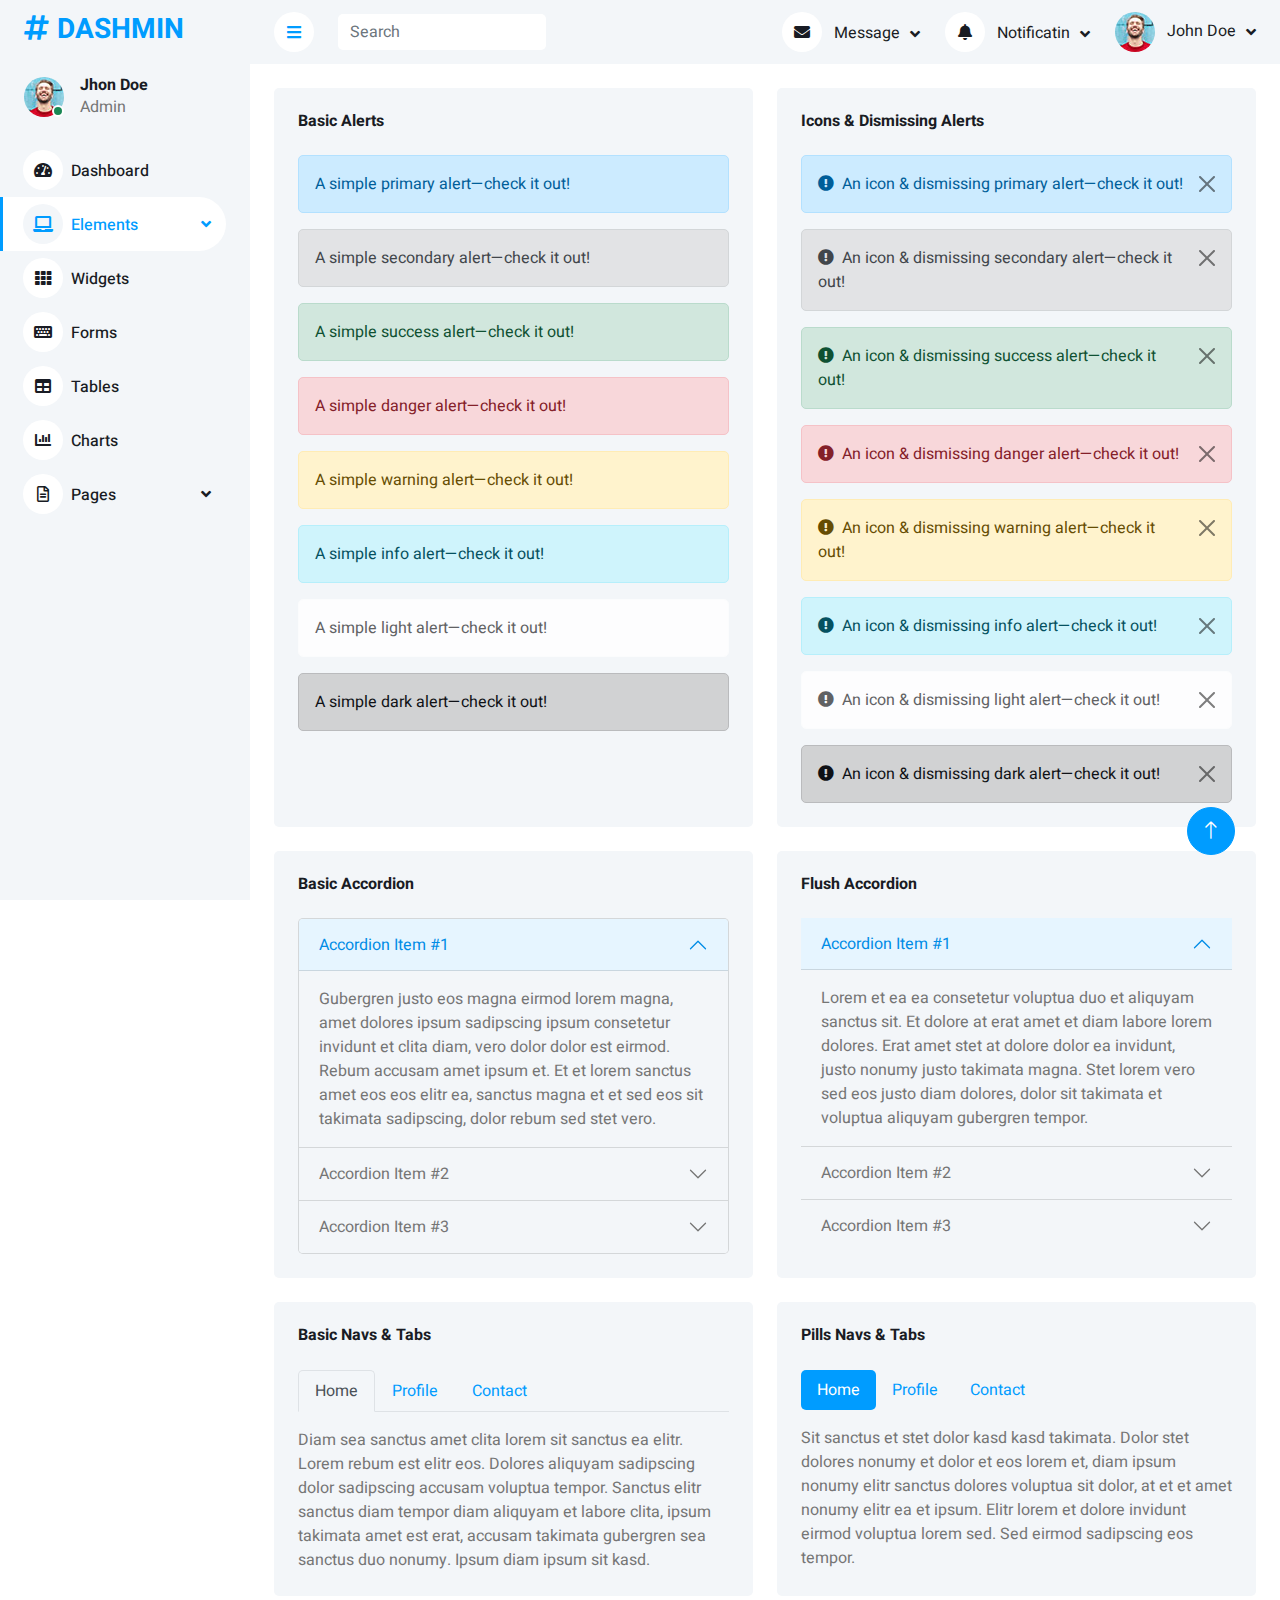
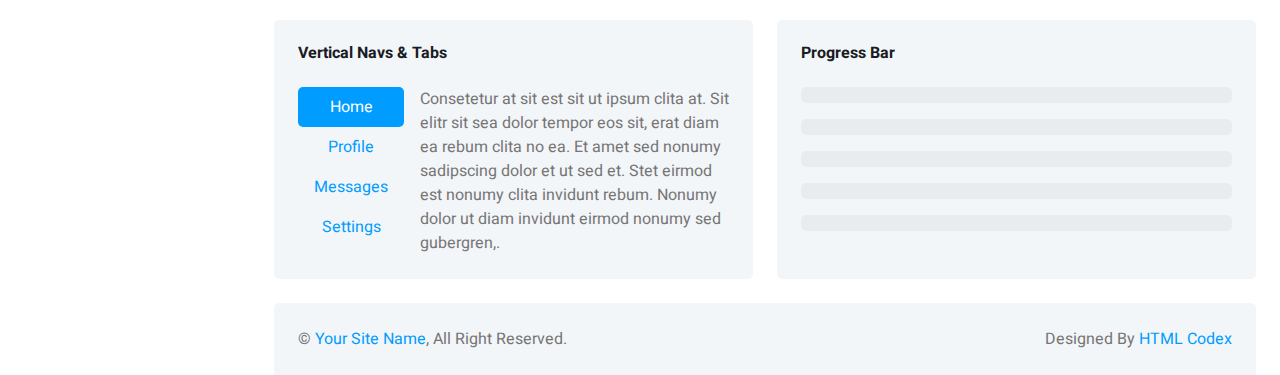
<file: RealEstate_Dapper.UI/wwwroot/dashmin-1.0.0/element.html>
<!DOCTYPE html>
<html lang="en">

<head>
    <meta charset="utf-8">
    <title>DASHMIN - Bootstrap Admin Template</title>
    <meta content="width=device-width, initial-scale=1.0" name="viewport">
    <meta content="" name="keywords">
    <meta content="" name="description">

    <!-- Favicon -->
    <link href="img/favicon.ico" rel="icon">

    <!-- Google Web Fonts -->
    <link rel="preconnect" href="https://fonts.googleapis.com">
    <link rel="preconnect" href="https://fonts.gstatic.com" crossorigin>
    <link href="https://fonts.googleapis.com/css2?family=Heebo:wght@400;500;600;700&display=swap" rel="stylesheet">
    
    <!-- Icon Font Stylesheet -->
    <link href="https://cdnjs.cloudflare.com/ajax/libs/font-awesome/5.10.0/css/all.min.css" rel="stylesheet">
    <link href="https://cdn.jsdelivr.net/npm/bootstrap-icons@1.4.1/font/bootstrap-icons.css" rel="stylesheet">

    <!-- Libraries Stylesheet -->
    <link href="lib/owlcarousel/assets/owl.carousel.min.css" rel="stylesheet">
    <link href="lib/tempusdominus/css/tempusdominus-bootstrap-4.min.css" rel="stylesheet" />

    <!-- Customized Bootstrap Stylesheet -->
    <link href="css/bootstrap.min.css" rel="stylesheet">

    <!-- Template Stylesheet -->
    <link href="css/style.css" rel="stylesheet">
</head>

<body>
    <div class="container-xxl position-relative bg-white d-flex p-0">
        <!-- Spinner Start -->
        <div id="spinner" class="show bg-white position-fixed translate-middle w-100 vh-100 top-50 start-50 d-flex align-items-center justify-content-center">
            <div class="spinner-border text-primary" style="width: 3rem; height: 3rem;" role="status">
                <span class="sr-only">Loading...</span>
            </div>
        </div>
        <!-- Spinner End -->


        <!-- Sidebar Start -->
        <div class="sidebar pe-4 pb-3">
            <nav class="navbar bg-light navbar-light">
                <a href="index.html" class="navbar-brand mx-4 mb-3">
                    <h3 class="text-primary"><i class="fa fa-hashtag me-2"></i>DASHMIN</h3>
                </a>
                <div class="d-flex align-items-center ms-4 mb-4">
                    <div class="position-relative">
                        <img class="rounded-circle" src="img/user.jpg" alt="" style="width: 40px; height: 40px;">
                        <div class="bg-success rounded-circle border border-2 border-white position-absolute end-0 bottom-0 p-1"></div>
                    </div>
                    <div class="ms-3">
                        <h6 class="mb-0">Jhon Doe</h6>
                        <span>Admin</span>
                    </div>
                </div>
                <div class="navbar-nav w-100">
                    <a href="index.html" class="nav-item nav-link"><i class="fa fa-tachometer-alt me-2"></i>Dashboard</a>
                    <div class="nav-item dropdown">
                        <a href="#" class="nav-link dropdown-toggle active" data-bs-toggle="dropdown"><i class="fa fa-laptop me-2"></i>Elements</a>
                        <div class="dropdown-menu bg-transparent border-0">
                            <a href="button.html" class="dropdown-item">Buttons</a>
                            <a href="typography.html" class="dropdown-item">Typography</a>
                            <a href="element.html" class="dropdown-item active">Other Elements</a>
                        </div>
                    </div>
                    <a href="widget.html" class="nav-item nav-link"><i class="fa fa-th me-2"></i>Widgets</a>
                    <a href="form.html" class="nav-item nav-link"><i class="fa fa-keyboard me-2"></i>Forms</a>
                    <a href="table.html" class="nav-item nav-link"><i class="fa fa-table me-2"></i>Tables</a>
                    <a href="chart.html" class="nav-item nav-link"><i class="fa fa-chart-bar me-2"></i>Charts</a>
                    <div class="nav-item dropdown">
                        <a href="#" class="nav-link dropdown-toggle" data-bs-toggle="dropdown"><i class="far fa-file-alt me-2"></i>Pages</a>
                        <div class="dropdown-menu bg-transparent border-0">
                            <a href="signin.html" class="dropdown-item">Sign In</a>
                            <a href="signup.html" class="dropdown-item">Sign Up</a>
                            <a href="404.html" class="dropdown-item">404 Error</a>
                            <a href="blank.html" class="dropdown-item">Blank Page</a>
                        </div>
                    </div>
                </div>
            </nav>
        </div>
        <!-- Sidebar End -->


        <!-- Content Start -->
        <div class="content">
            <!-- Navbar Start -->
            <nav class="navbar navbar-expand bg-light navbar-light sticky-top px-4 py-0">
                <a href="index.html" class="navbar-brand d-flex d-lg-none me-4">
                    <h2 class="text-primary mb-0"><i class="fa fa-hashtag"></i></h2>
                </a>
                <a href="#" class="sidebar-toggler flex-shrink-0">
                    <i class="fa fa-bars"></i>
                </a>
                <form class="d-none d-md-flex ms-4">
                    <input class="form-control border-0" type="search" placeholder="Search">
                </form>
                <div class="navbar-nav align-items-center ms-auto">
                    <div class="nav-item dropdown">
                        <a href="#" class="nav-link dropdown-toggle" data-bs-toggle="dropdown">
                            <i class="fa fa-envelope me-lg-2"></i>
                            <span class="d-none d-lg-inline-flex">Message</span>
                        </a>
                        <div class="dropdown-menu dropdown-menu-end bg-light border-0 rounded-0 rounded-bottom m-0">
                            <a href="#" class="dropdown-item">
                                <div class="d-flex align-items-center">
                                    <img class="rounded-circle" src="img/user.jpg" alt="" style="width: 40px; height: 40px;">
                                    <div class="ms-2">
                                        <h6 class="fw-normal mb-0">Jhon send you a message</h6>
                                        <small>15 minutes ago</small>
                                    </div>
                                </div>
                            </a>
                            <hr class="dropdown-divider">
                            <a href="#" class="dropdown-item">
                                <div class="d-flex align-items-center">
                                    <img class="rounded-circle" src="img/user.jpg" alt="" style="width: 40px; height: 40px;">
                                    <div class="ms-2">
                                        <h6 class="fw-normal mb-0">Jhon send you a message</h6>
                                        <small>15 minutes ago</small>
                                    </div>
                                </div>
                            </a>
                            <hr class="dropdown-divider">
                            <a href="#" class="dropdown-item">
                                <div class="d-flex align-items-center">
                                    <img class="rounded-circle" src="img/user.jpg" alt="" style="width: 40px; height: 40px;">
                                    <div class="ms-2">
                                        <h6 class="fw-normal mb-0">Jhon send you a message</h6>
                                        <small>15 minutes ago</small>
                                    </div>
                                </div>
                            </a>
                            <hr class="dropdown-divider">
                            <a href="#" class="dropdown-item text-center">See all message</a>
                        </div>
                    </div>
                    <div class="nav-item dropdown">
                        <a href="#" class="nav-link dropdown-toggle" data-bs-toggle="dropdown">
                            <i class="fa fa-bell me-lg-2"></i>
                            <span class="d-none d-lg-inline-flex">Notificatin</span>
                        </a>
                        <div class="dropdown-menu dropdown-menu-end bg-light border-0 rounded-0 rounded-bottom m-0">
                            <a href="#" class="dropdown-item">
                                <h6 class="fw-normal mb-0">Profile updated</h6>
                                <small>15 minutes ago</small>
                            </a>
                            <hr class="dropdown-divider">
                            <a href="#" class="dropdown-item">
                                <h6 class="fw-normal mb-0">New user added</h6>
                                <small>15 minutes ago</small>
                            </a>
                            <hr class="dropdown-divider">
                            <a href="#" class="dropdown-item">
                                <h6 class="fw-normal mb-0">Password changed</h6>
                                <small>15 minutes ago</small>
                            </a>
                            <hr class="dropdown-divider">
                            <a href="#" class="dropdown-item text-center">See all notifications</a>
                        </div>
                    </div>
                    <div class="nav-item dropdown">
                        <a href="#" class="nav-link dropdown-toggle" data-bs-toggle="dropdown">
                            <img class="rounded-circle me-lg-2" src="img/user.jpg" alt="" style="width: 40px; height: 40px;">
                            <span class="d-none d-lg-inline-flex">John Doe</span>
                        </a>
                        <div class="dropdown-menu dropdown-menu-end bg-light border-0 rounded-0 rounded-bottom m-0">
                            <a href="#" class="dropdown-item">My Profile</a>
                            <a href="#" class="dropdown-item">Settings</a>
                            <a href="#" class="dropdown-item">Log Out</a>
                        </div>
                    </div>
                </div>
            </nav>
            <!-- Navbar End -->


            <!-- Other Elements Start -->
            <div class="container-fluid pt-4 px-4">
                <div class="row g-4">
                    <div class="col-sm-12 col-xl-6">
                        <div class="bg-light rounded h-100 p-4">
                            <h6 class="mb-4">Basic Alerts</h6>
                            <div class="alert alert-primary" role="alert">
                                A simple primary alert—check it out!
                            </div>
                            <div class="alert alert-secondary" role="alert">
                                A simple secondary alert—check it out!
                            </div>
                            <div class="alert alert-success" role="alert">
                                A simple success alert—check it out!
                            </div>
                            <div class="alert alert-danger" role="alert">
                                A simple danger alert—check it out!
                            </div>
                            <div class="alert alert-warning" role="alert">
                                A simple warning alert—check it out!
                            </div>
                            <div class="alert alert-info" role="alert">
                                A simple info alert—check it out!
                            </div>
                            <div class="alert alert-light" role="alert">
                                A simple light alert—check it out!
                            </div>
                            <div class="alert alert-dark mb-0" role="alert">
                                A simple dark alert—check it out!
                            </div>
                        </div>
                    </div>
                    <div class="col-sm-12 col-xl-6">
                        <div class="bg-light rounded h-100 p-4">
                            <h6 class="mb-4">Icons & Dismissing Alerts</h6>
                            <div class="alert alert-primary alert-dismissible fade show" role="alert">
                                <i class="fa fa-exclamation-circle me-2"></i>An icon & dismissing primary alert—check it out!
                                <button type="button" class="btn-close" data-bs-dismiss="alert" aria-label="Close"></button>
                            </div>
                            <div class="alert alert-secondary alert-dismissible fade show" role="alert">
                                <i class="fa fa-exclamation-circle me-2"></i>An icon & dismissing secondary alert—check it out!
                                <button type="button" class="btn-close" data-bs-dismiss="alert" aria-label="Close"></button>
                            </div>
                            <div class="alert alert-success alert-dismissible fade show" role="alert">
                                <i class="fa fa-exclamation-circle me-2"></i>An icon & dismissing success alert—check it out!
                                <button type="button" class="btn-close" data-bs-dismiss="alert" aria-label="Close"></button>
                            </div>
                            <div class="alert alert-danger alert-dismissible fade show" role="alert">
                                <i class="fa fa-exclamation-circle me-2"></i>An icon & dismissing danger alert—check it out!
                                <button type="button" class="btn-close" data-bs-dismiss="alert" aria-label="Close"></button>
                            </div>
                            <div class="alert alert-warning alert-dismissible fade show" role="alert">
                                <i class="fa fa-exclamation-circle me-2"></i>An icon & dismissing warning alert—check it out!
                                <button type="button" class="btn-close" data-bs-dismiss="alert" aria-label="Close"></button>
                            </div>
                            <div class="alert alert-info alert-dismissible fade show" role="alert">
                                <i class="fa fa-exclamation-circle me-2"></i>An icon & dismissing info alert—check it out!
                                <button type="button" class="btn-close" data-bs-dismiss="alert" aria-label="Close"></button>
                            </div>
                            <div class="alert alert-light alert-dismissible fade show" role="alert">
                                <i class="fa fa-exclamation-circle me-2"></i>An icon & dismissing light alert—check it out!
                                <button type="button" class="btn-close" data-bs-dismiss="alert" aria-label="Close"></button>
                            </div>
                            <div class="alert alert-dark alert-dismissible fade show mb-0" role="alert">
                                <i class="fa fa-exclamation-circle me-2"></i>An icon & dismissing dark alert—check it out!
                                <button type="button" class="btn-close" data-bs-dismiss="alert" aria-label="Close"></button>
                            </div>
                        </div>
                    </div>
                    <div class="col-sm-12 col-xl-6">
                        <div class="bg-light rounded h-100 p-4">
                            <h6 class="mb-4">Basic Accordion</h6>
                            <div class="accordion" id="accordionExample">
                                <div class="accordion-item">
                                    <h2 class="accordion-header" id="headingOne">
                                        <button class="accordion-button" type="button" data-bs-toggle="collapse"
                                            data-bs-target="#collapseOne" aria-expanded="true"
                                            aria-controls="collapseOne">
                                            Accordion Item #1
                                        </button>
                                    </h2>
                                    <div id="collapseOne" class="accordion-collapse collapse show"
                                        aria-labelledby="headingOne" data-bs-parent="#accordionExample">
                                        <div class="accordion-body">
                                            Gubergren justo eos magna eirmod lorem magna, amet dolores ipsum sadipscing ipsum consetetur invidunt et clita diam, vero dolor dolor est eirmod. Rebum accusam amet ipsum et. Et et lorem sanctus amet eos eos elitr ea, sanctus magna et et sed eos sit takimata sadipscing, dolor rebum sed stet vero.
                                        </div>
                                    </div>
                                </div>
                                <div class="accordion-item">
                                    <h2 class="accordion-header" id="headingTwo">
                                        <button class="accordion-button collapsed" type="button"
                                            data-bs-toggle="collapse" data-bs-target="#collapseTwo"
                                            aria-expanded="false" aria-controls="collapseTwo">
                                            Accordion Item #2
                                        </button>
                                    </h2>
                                    <div id="collapseTwo" class="accordion-collapse collapse"
                                        aria-labelledby="headingTwo" data-bs-parent="#accordionExample">
                                        <div class="accordion-body">
                                            Voluptua sit dolores consetetur ea et diam est et takimata. Et erat sadipscing dolores et stet diam ut ut diam, sit aliquyam no magna et dolore lorem dolor sit. Lorem lorem sed sed duo, eirmod sit diam ipsum sit erat, lorem sit dolor diam amet ea aliquyam tempor rebum invidunt,.
                                        </div>
                                    </div>
                                </div>
                                <div class="accordion-item">
                                    <h2 class="accordion-header" id="headingThree">
                                        <button class="accordion-button collapsed" type="button"
                                            data-bs-toggle="collapse" data-bs-target="#collapseThree"
                                            aria-expanded="false" aria-controls="collapseThree">
                                            Accordion Item #3
                                        </button>
                                    </h2>
                                    <div id="collapseThree" class="accordion-collapse collapse"
                                        aria-labelledby="headingThree" data-bs-parent="#accordionExample">
                                        <div class="accordion-body">
                                            Dolore eos dolor tempor justo sea eos amet eos kasd dolor, et diam tempor lorem dolores vero. Stet dolore gubergren nonumy diam. Consetetur sit takimata magna invidunt, dolore sea amet consetetur ea et rebum, invidunt et amet sit sea. Dolor eirmod sed magna sadipscing sadipscing lorem lorem sed, sit lorem.
                                        </div>
                                    </div>
                                </div>
                            </div>
                        </div>
                    </div>
                    <div class="col-sm-12 col-xl-6">
                        <div class="bg-light rounded h-100 p-4">
                            <h6 class="mb-4">Flush Accordion</h6>
                            <div class="accordion accordion-flush" id="accordionFlushExample">
                                <div class="accordion-item">
                                    <h2 class="accordion-header" id="flush-headingOne">
                                        <button class="accordion-button" type="button"
                                            data-bs-toggle="collapse" data-bs-target="#flush-collapseOne"
                                            aria-expanded="true" aria-controls="flush-collapseOne">
                                            Accordion Item #1
                                        </button>
                                    </h2>
                                    <div id="flush-collapseOne" class="accordion-collapse collapse show"
                                        aria-labelledby="flush-headingOne" data-bs-parent="#accordionFlushExample">
                                        <div class="accordion-body">
                                            Lorem et ea ea consetetur voluptua duo et aliquyam sanctus sit. Et dolore at erat amet et diam labore lorem dolores. Erat amet stet at dolore dolor ea invidunt, justo nonumy justo takimata magna. Stet lorem vero sed eos justo diam dolores, dolor sit takimata et voluptua aliquyam gubergren tempor.
                                        </div>
                                    </div>
                                </div>
                                <div class="accordion-item">
                                    <h2 class="accordion-header" id="flush-headingTwo">
                                        <button class="accordion-button collapsed" type="button"
                                            data-bs-toggle="collapse" data-bs-target="#flush-collapseTwo"
                                            aria-expanded="false" aria-controls="flush-collapseTwo">
                                            Accordion Item #2
                                        </button>
                                    </h2>
                                    <div id="flush-collapseTwo" class="accordion-collapse collapse"
                                        aria-labelledby="flush-headingTwo" data-bs-parent="#accordionFlushExample">
                                        <div class="accordion-body">
                                            Sea diam dolore aliquyam aliquyam diam et consetetur et. Accusam amet no invidunt invidunt et consetetur, magna ut nonumy kasd erat tempor dolor et. Diam magna dolor sed amet duo dolores magna vero. Amet sit sadipscing ea diam clita lorem sit. Vero et et et tempor diam. Ipsum eirmod sit.
                                        </div>
                                    </div>
                                </div>
                                <div class="accordion-item">
                                    <h2 class="accordion-header" id="flush-headingThree">
                                        <button class="accordion-button collapsed" type="button"
                                            data-bs-toggle="collapse" data-bs-target="#flush-collapseThree"
                                            aria-expanded="false" aria-controls="flush-collapseThree">
                                            Accordion Item #3
                                        </button>
                                    </h2>
                                    <div id="flush-collapseThree" class="accordion-collapse collapse"
                                        aria-labelledby="flush-headingThree" data-bs-parent="#accordionFlushExample">
                                        <div class="accordion-body">
                                            Sea sea sit sanctus magna gubergren kasd, magna justo ea lorem lorem. Elitr aliquyam ipsum clita consetetur duo at nonumy invidunt, invidunt eos dolore vero sit amet amet magna tempor clita, takimata diam justo stet erat et vero erat. Sit ipsum eirmod sea ut vero dolores sea clita nonumy, no.
                                        </div>
                                    </div>
                                </div>
                            </div>
                        </div>
                    </div>
                    <div class="col-sm-12 col-xl-6">
                        <div class="bg-light rounded h-100 p-4">
                            <h6 class="mb-4">Basic Navs & Tabs</h6>
                            <nav>
                                <div class="nav nav-tabs" id="nav-tab" role="tablist">
                                    <button class="nav-link active" id="nav-home-tab" data-bs-toggle="tab"
                                        data-bs-target="#nav-home" type="button" role="tab" aria-controls="nav-home"
                                        aria-selected="true">Home</button>
                                    <button class="nav-link" id="nav-profile-tab" data-bs-toggle="tab"
                                        data-bs-target="#nav-profile" type="button" role="tab"
                                        aria-controls="nav-profile" aria-selected="false">Profile</button>
                                    <button class="nav-link" id="nav-contact-tab" data-bs-toggle="tab"
                                        data-bs-target="#nav-contact" type="button" role="tab"
                                        aria-controls="nav-contact" aria-selected="false">Contact</button>
                                </div>
                            </nav>
                            <div class="tab-content pt-3" id="nav-tabContent">
                                <div class="tab-pane fade show active" id="nav-home" role="tabpanel" aria-labelledby="nav-home-tab">
                                    Diam sea sanctus amet clita lorem sit sanctus ea elitr. Lorem rebum est elitr eos. Dolores aliquyam sadipscing dolor sadipscing accusam voluptua tempor. Sanctus elitr sanctus diam tempor diam aliquyam et labore clita, ipsum takimata amet est erat, accusam takimata gubergren sea sanctus duo nonumy. Ipsum diam ipsum sit kasd.
                                </div>
                                <div class="tab-pane fade" id="nav-profile" role="tabpanel" aria-labelledby="nav-profile-tab">
                                    Sanctus vero sit kasd sea gubergren takimata consetetur elitr elitr, consetetur sadipscing takimata ipsum dolores. Accusam duo accusam et labore ea elitr ipsum tempor sit, dolore aliquyam ipsum sit amet sit. Et dolore ipsum labore invidunt rebum. Sed dolore gubergren sanctus vero diam lorem rebum elitr, erat diam dolor clita.
                                </div>
                                <div class="tab-pane fade" id="nav-contact" role="tabpanel" aria-labelledby="nav-contact-tab">
                                    Sit consetetur eirmod lorem ea magna sadipscing ipsum elitr invidunt, dolores lorem erat ipsum ut aliquyam eos lorem sed. Nonumy aliquyam ea justo eos dolores dolores duo dolores. Aliquyam dolor sea dolores sit takimata no erat vero. At lorem justo tempor lorem duo, stet kasd aliquyam ipsum voluptua labore at.
                                </div>
                            </div>
                        </div>
                    </div>
                    <div class="col-sm-12 col-xl-6">
                        <div class="bg-light rounded h-100 p-4">
                            <h6 class="mb-4">Pills Navs & Tabs</h6>
                            <ul class="nav nav-pills mb-3" id="pills-tab" role="tablist">
                                <li class="nav-item" role="presentation">
                                    <button class="nav-link active" id="pills-home-tab" data-bs-toggle="pill"
                                        data-bs-target="#pills-home" type="button" role="tab" aria-controls="pills-home"
                                        aria-selected="true">Home</button>
                                </li>
                                <li class="nav-item" role="presentation">
                                    <button class="nav-link" id="pills-profile-tab" data-bs-toggle="pill"
                                        data-bs-target="#pills-profile" type="button" role="tab"
                                        aria-controls="pills-profile" aria-selected="false">Profile</button>
                                </li>
                                <li class="nav-item" role="presentation">
                                    <button class="nav-link" id="pills-contact-tab" data-bs-toggle="pill"
                                        data-bs-target="#pills-contact" type="button" role="tab"
                                        aria-controls="pills-contact" aria-selected="false">Contact</button>
                                </li>
                            </ul>
                            <div class="tab-content" id="pills-tabContent">
                                <div class="tab-pane fade show active" id="pills-home" role="tabpanel" aria-labelledby="pills-home-tab">
                                    Sit sanctus et stet dolor kasd kasd takimata. Dolor stet dolores nonumy et dolor et eos lorem et, diam ipsum nonumy elitr sanctus dolores voluptua sit dolor, at et et amet nonumy elitr ea et ipsum. Elitr lorem et dolore invidunt eirmod voluptua lorem sed. Sed eirmod sadipscing eos tempor.
                                </div>
                                <div class="tab-pane fade" id="pills-profile" role="tabpanel" aria-labelledby="pills-profile-tab">
                                    Invidunt rebum voluptua lorem eirmod dolore. Amet no sed sanctus lorem ea. Nonumy sit stet sit magna. Rebum rebum ipsum clita erat consetetur, sit dolor sit clita et amet. Est et clita dolore takimata, sea dolores tempor erat consetetur lorem. Consetetur sea sadipscing dolor et dolores et stet, tempor elitr.
                                </div>
                                <div class="tab-pane fade" id="pills-contact" role="tabpanel" aria-labelledby="pills-contact-tab">
                                    Et diam et est sed vero ipsum voluptua dolor et, sit eos justo ipsum no ipsum amet sed aliquyam dolore, ut ipsum sanctus et consetetur. Sit ea sit clita lorem ea gubergren. Et dolore vero sanctus voluptua ipsum sadipscing amet at. Et sed dolore voluptua dolor eos tempor, erat amet.
                                </div>
                            </div>
                        </div>
                    </div>
                    <div class="col-sm-12 col-xl-6">
                        <div class="bg-light rounded h-100 p-4">
                            <h6 class="mb-4">Vertical Navs & Tabs</h6>
                            <div class="d-flex align-items-start">
                                <div class="nav flex-column nav-pills me-3" id="v-pills-tab" role="tablist"
                                    aria-orientation="vertical">
                                    <button class="nav-link active" id="v-pills-home-tab" data-bs-toggle="pill"
                                        data-bs-target="#v-pills-home" type="button" role="tab"
                                        aria-controls="v-pills-home" aria-selected="true">Home</button>
                                    <button class="nav-link" id="v-pills-profile-tab" data-bs-toggle="pill"
                                        data-bs-target="#v-pills-profile" type="button" role="tab"
                                        aria-controls="v-pills-profile" aria-selected="false">Profile</button>
                                    <button class="nav-link" id="v-pills-messages-tab" data-bs-toggle="pill"
                                        data-bs-target="#v-pills-messages" type="button" role="tab"
                                        aria-controls="v-pills-messages" aria-selected="false">Messages</button>
                                    <button class="nav-link" id="v-pills-settings-tab" data-bs-toggle="pill"
                                        data-bs-target="#v-pills-settings" type="button" role="tab"
                                        aria-controls="v-pills-settings" aria-selected="false">Settings</button>
                                </div>
                                <div class="tab-content" id="v-pills-tabContent">
                                    <div class="tab-pane fade show active" id="v-pills-home" role="tabpanel" aria-labelledby="v-pills-home-tab">
                                        Consetetur at sit est sit ut ipsum clita at. Sit elitr sit sea dolor tempor eos sit, erat diam ea rebum clita no ea. Et amet sed nonumy sadipscing dolor et ut sed et. Stet eirmod est nonumy clita invidunt rebum. Nonumy dolor ut diam invidunt eirmod nonumy sed gubergren,.
                                    </div>
                                    <div class="tab-pane fade" id="v-pills-profile" role="tabpanel" aria-labelledby="v-pills-profile-tab">
                                        Tempor et kasd accusam duo et dolor no accusam dolore, dolor sed voluptua duo no, sit et stet lorem dolor ipsum tempor consetetur vero, consetetur est eos sit eirmod erat diam accusam sadipscing sit. Takimata erat ea eirmod tempor elitr dolore sadipscing kasd justo, elitr tempor sed eos sadipscing magna.
                                    </div>
                                    <div class="tab-pane fade" id="v-pills-messages" role="tabpanel" aria-labelledby="v-pills-messages-tab">
                                        Sed kasd kasd ea clita sed lorem amet tempor est voluptua, labore stet dolores gubergren clita lorem sed nonumy at. Dolores et ut erat voluptua. Est voluptua stet accusam rebum, elitr amet sit takimata sea eirmod. Sanctus elitr amet sit dolore sea stet et ut. Dolor et sanctus elitr ut.
                                    </div>
                                    <div class="tab-pane fade" id="v-pills-settings" role="tabpanel" aria-labelledby="v-pills-settings-tab">
                                        Sit et vero kasd sea et at, aliquyam takimata et et est, labore et takimata sed ut stet sanctus, nonumy dolor invidunt sit labore et, amet et dolor sit dolor tempor et dolor ipsum nonumy, accusam clita sadipscing ut et labore labore est, dolore accusam vero at est sit. Invidunt.
                                    </div>
                                </div>
                            </div>
                        </div>
                    </div>
                    <div class="col-sm-12 col-xl-6">
                        <div class="bg-light rounded h-100 p-4">
                            <h6 class="mb-4">Progress Bar</h6>
                            <div class="pg-bar mb-3">
                                <div class="progress">
                                    <div class="progress-bar progress-bar-striped" role="progressbar" aria-valuenow="10" aria-valuemin="0" aria-valuemax="100"></div>
                                </div>
                            </div>
                            <div class="pg-bar mb-3">
                                <div class="progress">
                                    <div class="progress-bar progress-bar-striped bg-success" role="progressbar" aria-valuenow="25" aria-valuemin="0" aria-valuemax="100"></div>
                                </div>
                            </div>
                            <div class="pg-bar mb-3">
                                <div class="progress">
                                    <div class="progress-bar progress-bar-striped bg-info" role="progressbar" aria-valuenow="50" aria-valuemin="0" aria-valuemax="100"></div>
                                </div>
                            </div>
                            <div class="pg-bar mb-3">
                                <div class="progress">
                                    <div class="progress-bar progress-bar-striped bg-warning" role="progressbar" aria-valuenow="75" aria-valuemin="0" aria-valuemax="100"></div>
                                </div>
                            </div>
                            <div class="pg-bar mb-0">
                                <div class="progress">
                                    <div class="progress-bar progress-bar-striped bg-danger" role="progressbar" aria-valuenow="100" aria-valuemin="0" aria-valuemax="100"></div>
                                </div>
                            </div>
                        </div>
                    </div>
                </div>
            </div>
            <!-- Other Elements End -->


            <!-- Footer Start -->
            <div class="container-fluid pt-4 px-4">
                <div class="bg-light rounded-top p-4">
                    <div class="row">
                        <div class="col-12 col-sm-6 text-center text-sm-start">
                            &copy; <a href="#">Your Site Name</a>, All Right Reserved. 
                        </div>
                        <div class="col-12 col-sm-6 text-center text-sm-end">
                            <!--/*** This template is free as long as you keep the footer author’s credit link/attribution link/backlink. If you'd like to use the template without the footer author’s credit link/attribution link/backlink, you can purchase the Credit Removal License from "https://htmlcodex.com/credit-removal". Thank you for your support. ***/-->
                            Designed By <a href="https://htmlcodex.com">HTML Codex</a>
                        </div>
                    </div>
                </div>
            </div>
            <!-- Footer End -->
        </div>
        <!-- Content End -->


        <!-- Back to Top -->
        <a href="#" class="btn btn-lg btn-primary btn-lg-square back-to-top"><i class="bi bi-arrow-up"></i></a>
    </div>

    <!-- JavaScript Libraries -->
    <script src="https://code.jquery.com/jquery-3.4.1.min.js"></script>
    <script src="https://cdn.jsdelivr.net/npm/bootstrap@5.0.0/dist/js/bootstrap.bundle.min.js"></script>
    <script src="lib/chart/chart.min.js"></script>
    <script src="lib/easing/easing.min.js"></script>
    <script src="lib/waypoints/waypoints.min.js"></script>
    <script src="lib/owlcarousel/owl.carousel.min.js"></script>
    <script src="lib/tempusdominus/js/moment.min.js"></script>
    <script src="lib/tempusdominus/js/moment-timezone.min.js"></script>
    <script src="lib/tempusdominus/js/tempusdominus-bootstrap-4.min.js"></script>

    <!-- Template Javascript -->
    <script src="js/main.js"></script>
</body>

</html>
</file>
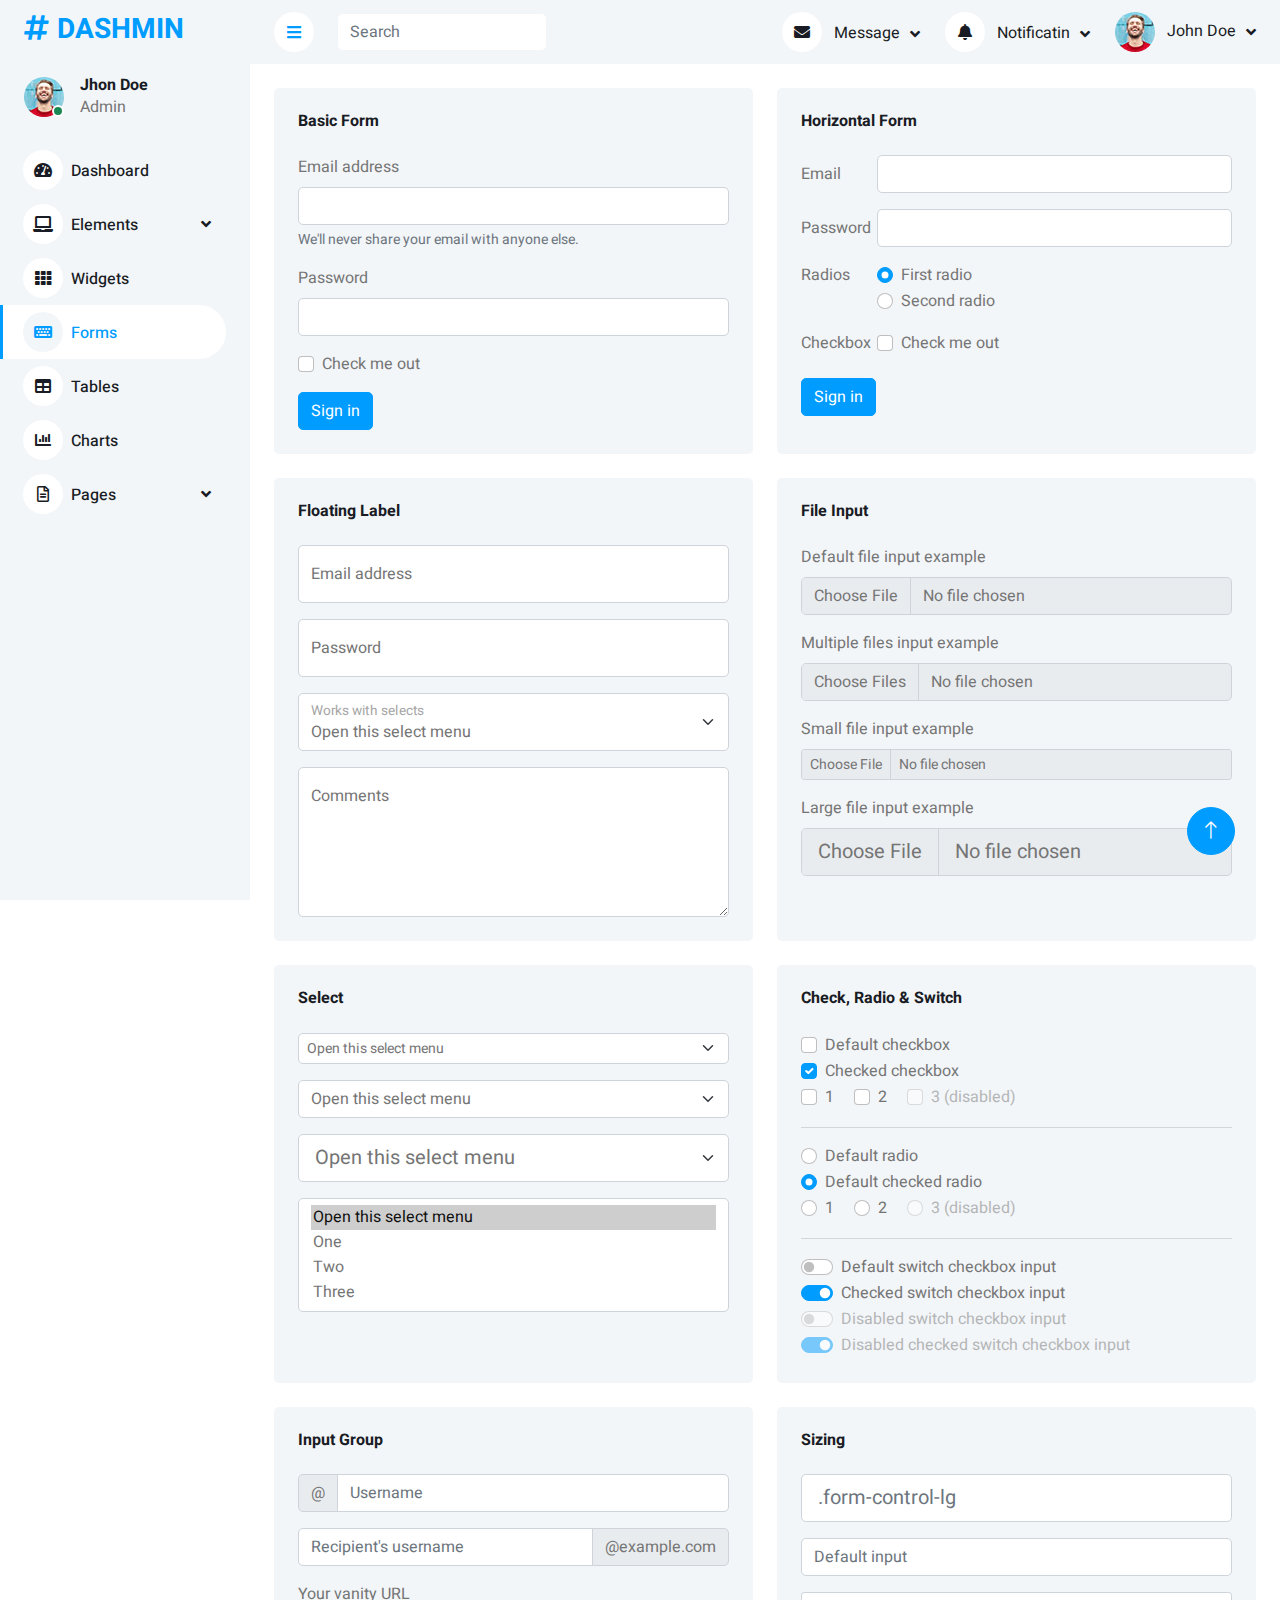
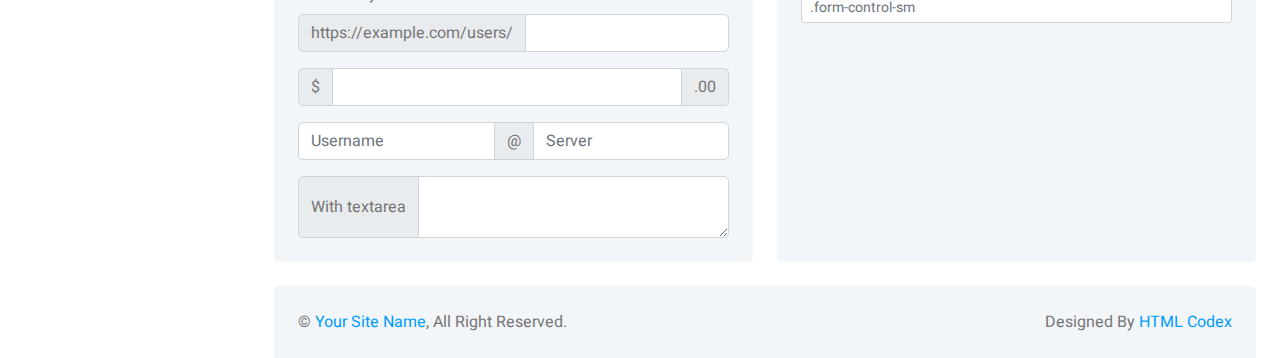
<file: RealEstate_Dapper.UI/wwwroot/dashmin-1.0.0/form.html>
<!DOCTYPE html>
<html lang="en">

<head>
    <meta charset="utf-8">
    <title>DASHMIN - Bootstrap Admin Template</title>
    <meta content="width=device-width, initial-scale=1.0" name="viewport">
    <meta content="" name="keywords">
    <meta content="" name="description">

    <!-- Favicon -->
    <link href="img/favicon.ico" rel="icon">

    <!-- Google Web Fonts -->
    <link rel="preconnect" href="https://fonts.googleapis.com">
    <link rel="preconnect" href="https://fonts.gstatic.com" crossorigin>
    <link href="https://fonts.googleapis.com/css2?family=Heebo:wght@400;500;600;700&display=swap" rel="stylesheet">
    
    <!-- Icon Font Stylesheet -->
    <link href="https://cdnjs.cloudflare.com/ajax/libs/font-awesome/5.10.0/css/all.min.css" rel="stylesheet">
    <link href="https://cdn.jsdelivr.net/npm/bootstrap-icons@1.4.1/font/bootstrap-icons.css" rel="stylesheet">

    <!-- Libraries Stylesheet -->
    <link href="lib/owlcarousel/assets/owl.carousel.min.css" rel="stylesheet">
    <link href="lib/tempusdominus/css/tempusdominus-bootstrap-4.min.css" rel="stylesheet" />

    <!-- Customized Bootstrap Stylesheet -->
    <link href="css/bootstrap.min.css" rel="stylesheet">

    <!-- Template Stylesheet -->
    <link href="css/style.css" rel="stylesheet">
</head>

<body>
    <div class="container-xxl position-relative bg-white d-flex p-0">
        <!-- Spinner Start -->
        <div id="spinner" class="show bg-white position-fixed translate-middle w-100 vh-100 top-50 start-50 d-flex align-items-center justify-content-center">
            <div class="spinner-border text-primary" style="width: 3rem; height: 3rem;" role="status">
                <span class="sr-only">Loading...</span>
            </div>
        </div>
        <!-- Spinner End -->


        <!-- Sidebar Start -->
        <div class="sidebar pe-4 pb-3">
            <nav class="navbar bg-light navbar-light">
                <a href="index.html" class="navbar-brand mx-4 mb-3">
                    <h3 class="text-primary"><i class="fa fa-hashtag me-2"></i>DASHMIN</h3>
                </a>
                <div class="d-flex align-items-center ms-4 mb-4">
                    <div class="position-relative">
                        <img class="rounded-circle" src="img/user.jpg" alt="" style="width: 40px; height: 40px;">
                        <div class="bg-success rounded-circle border border-2 border-white position-absolute end-0 bottom-0 p-1"></div>
                    </div>
                    <div class="ms-3">
                        <h6 class="mb-0">Jhon Doe</h6>
                        <span>Admin</span>
                    </div>
                </div>
                <div class="navbar-nav w-100">
                    <a href="index.html" class="nav-item nav-link"><i class="fa fa-tachometer-alt me-2"></i>Dashboard</a>
                    <div class="nav-item dropdown">
                        <a href="#" class="nav-link dropdown-toggle" data-bs-toggle="dropdown"><i class="fa fa-laptop me-2"></i>Elements</a>
                        <div class="dropdown-menu bg-transparent border-0">
                            <a href="button.html" class="dropdown-item">Buttons</a>
                            <a href="typography.html" class="dropdown-item">Typography</a>
                            <a href="element.html" class="dropdown-item">Other Elements</a>
                        </div>
                    </div>
                    <a href="widget.html" class="nav-item nav-link"><i class="fa fa-th me-2"></i>Widgets</a>
                    <a href="form.html" class="nav-item nav-link active"><i class="fa fa-keyboard me-2"></i>Forms</a>
                    <a href="table.html" class="nav-item nav-link"><i class="fa fa-table me-2"></i>Tables</a>
                    <a href="chart.html" class="nav-item nav-link"><i class="fa fa-chart-bar me-2"></i>Charts</a>
                    <div class="nav-item dropdown">
                        <a href="#" class="nav-link dropdown-toggle" data-bs-toggle="dropdown"><i class="far fa-file-alt me-2"></i>Pages</a>
                        <div class="dropdown-menu bg-transparent border-0">
                            <a href="signin.html" class="dropdown-item">Sign In</a>
                            <a href="signup.html" class="dropdown-item">Sign Up</a>
                            <a href="404.html" class="dropdown-item">404 Error</a>
                            <a href="blank.html" class="dropdown-item">Blank Page</a>
                        </div>
                    </div>
                </div>
            </nav>
        </div>
        <!-- Sidebar End -->


        <!-- Content Start -->
        <div class="content">
            <!-- Navbar Start -->
            <nav class="navbar navbar-expand bg-light navbar-light sticky-top px-4 py-0">
                <a href="index.html" class="navbar-brand d-flex d-lg-none me-4">
                    <h2 class="text-primary mb-0"><i class="fa fa-hashtag"></i></h2>
                </a>
                <a href="#" class="sidebar-toggler flex-shrink-0">
                    <i class="fa fa-bars"></i>
                </a>
                <form class="d-none d-md-flex ms-4">
                    <input class="form-control border-0" type="search" placeholder="Search">
                </form>
                <div class="navbar-nav align-items-center ms-auto">
                    <div class="nav-item dropdown">
                        <a href="#" class="nav-link dropdown-toggle" data-bs-toggle="dropdown">
                            <i class="fa fa-envelope me-lg-2"></i>
                            <span class="d-none d-lg-inline-flex">Message</span>
                        </a>
                        <div class="dropdown-menu dropdown-menu-end bg-light border-0 rounded-0 rounded-bottom m-0">
                            <a href="#" class="dropdown-item">
                                <div class="d-flex align-items-center">
                                    <img class="rounded-circle" src="img/user.jpg" alt="" style="width: 40px; height: 40px;">
                                    <div class="ms-2">
                                        <h6 class="fw-normal mb-0">Jhon send you a message</h6>
                                        <small>15 minutes ago</small>
                                    </div>
                                </div>
                            </a>
                            <hr class="dropdown-divider">
                            <a href="#" class="dropdown-item">
                                <div class="d-flex align-items-center">
                                    <img class="rounded-circle" src="img/user.jpg" alt="" style="width: 40px; height: 40px;">
                                    <div class="ms-2">
                                        <h6 class="fw-normal mb-0">Jhon send you a message</h6>
                                        <small>15 minutes ago</small>
                                    </div>
                                </div>
                            </a>
                            <hr class="dropdown-divider">
                            <a href="#" class="dropdown-item">
                                <div class="d-flex align-items-center">
                                    <img class="rounded-circle" src="img/user.jpg" alt="" style="width: 40px; height: 40px;">
                                    <div class="ms-2">
                                        <h6 class="fw-normal mb-0">Jhon send you a message</h6>
                                        <small>15 minutes ago</small>
                                    </div>
                                </div>
                            </a>
                            <hr class="dropdown-divider">
                            <a href="#" class="dropdown-item text-center">See all message</a>
                        </div>
                    </div>
                    <div class="nav-item dropdown">
                        <a href="#" class="nav-link dropdown-toggle" data-bs-toggle="dropdown">
                            <i class="fa fa-bell me-lg-2"></i>
                            <span class="d-none d-lg-inline-flex">Notificatin</span>
                        </a>
                        <div class="dropdown-menu dropdown-menu-end bg-light border-0 rounded-0 rounded-bottom m-0">
                            <a href="#" class="dropdown-item">
                                <h6 class="fw-normal mb-0">Profile updated</h6>
                                <small>15 minutes ago</small>
                            </a>
                            <hr class="dropdown-divider">
                            <a href="#" class="dropdown-item">
                                <h6 class="fw-normal mb-0">New user added</h6>
                                <small>15 minutes ago</small>
                            </a>
                            <hr class="dropdown-divider">
                            <a href="#" class="dropdown-item">
                                <h6 class="fw-normal mb-0">Password changed</h6>
                                <small>15 minutes ago</small>
                            </a>
                            <hr class="dropdown-divider">
                            <a href="#" class="dropdown-item text-center">See all notifications</a>
                        </div>
                    </div>
                    <div class="nav-item dropdown">
                        <a href="#" class="nav-link dropdown-toggle" data-bs-toggle="dropdown">
                            <img class="rounded-circle me-lg-2" src="img/user.jpg" alt="" style="width: 40px; height: 40px;">
                            <span class="d-none d-lg-inline-flex">John Doe</span>
                        </a>
                        <div class="dropdown-menu dropdown-menu-end bg-light border-0 rounded-0 rounded-bottom m-0">
                            <a href="#" class="dropdown-item">My Profile</a>
                            <a href="#" class="dropdown-item">Settings</a>
                            <a href="#" class="dropdown-item">Log Out</a>
                        </div>
                    </div>
                </div>
            </nav>
            <!-- Navbar End -->


            <!-- Form Start -->
            <div class="container-fluid pt-4 px-4">
                <div class="row g-4">
                    <div class="col-sm-12 col-xl-6">
                        <div class="bg-light rounded h-100 p-4">
                            <h6 class="mb-4">Basic Form</h6>
                            <form>
                                <div class="mb-3">
                                    <label for="exampleInputEmail1" class="form-label">Email address</label>
                                    <input type="email" class="form-control" id="exampleInputEmail1"
                                        aria-describedby="emailHelp">
                                    <div id="emailHelp" class="form-text">We'll never share your email with anyone else.
                                    </div>
                                </div>
                                <div class="mb-3">
                                    <label for="exampleInputPassword1" class="form-label">Password</label>
                                    <input type="password" class="form-control" id="exampleInputPassword1">
                                </div>
                                <div class="mb-3 form-check">
                                    <input type="checkbox" class="form-check-input" id="exampleCheck1">
                                    <label class="form-check-label" for="exampleCheck1">Check me out</label>
                                </div>
                                <button type="submit" class="btn btn-primary">Sign in</button>
                            </form>
                        </div>
                    </div>
                    <div class="col-sm-12 col-xl-6">
                        <div class="bg-light rounded h-100 p-4">
                            <h6 class="mb-4">Horizontal Form</h6>
                            <form>
                                <div class="row mb-3">
                                    <label for="inputEmail3" class="col-sm-2 col-form-label">Email</label>
                                    <div class="col-sm-10">
                                        <input type="email" class="form-control" id="inputEmail3">
                                    </div>
                                </div>
                                <div class="row mb-3">
                                    <label for="inputPassword3" class="col-sm-2 col-form-label">Password</label>
                                    <div class="col-sm-10">
                                        <input type="password" class="form-control" id="inputPassword3">
                                    </div>
                                </div>
                                <fieldset class="row mb-3">
                                    <legend class="col-form-label col-sm-2 pt-0">Radios</legend>
                                    <div class="col-sm-10">
                                        <div class="form-check">
                                            <input class="form-check-input" type="radio" name="gridRadios"
                                                id="gridRadios1" value="option1" checked>
                                            <label class="form-check-label" for="gridRadios1">
                                                First radio
                                            </label>
                                        </div>
                                        <div class="form-check">
                                            <input class="form-check-input" type="radio" name="gridRadios"
                                                id="gridRadios2" value="option2">
                                            <label class="form-check-label" for="gridRadios2">
                                                Second radio
                                            </label>
                                        </div>
                                    </div>
                                </fieldset>
                                <div class="row mb-3">
                                    <legend class="col-form-label col-sm-2 pt-0">Checkbox</legend>
                                    <div class="col-sm-10">
                                        <div class="form-check">
                                            <input class="form-check-input" type="checkbox" id="gridCheck1">
                                            <label class="form-check-label" for="gridCheck1">
                                                Check me out
                                            </label>
                                        </div>
                                    </div>
                                </div>
                                <button type="submit" class="btn btn-primary">Sign in</button>
                            </form>
                        </div>
                    </div>
                    <div class="col-sm-12 col-xl-6">
                        <div class="bg-light rounded h-100 p-4">
                            <h6 class="mb-4">Floating Label</h6>
                            <div class="form-floating mb-3">
                                <input type="email" class="form-control" id="floatingInput"
                                    placeholder="name@example.com">
                                <label for="floatingInput">Email address</label>
                            </div>
                            <div class="form-floating mb-3">
                                <input type="password" class="form-control" id="floatingPassword"
                                    placeholder="Password">
                                <label for="floatingPassword">Password</label>
                            </div>
                            <div class="form-floating mb-3">
                                <select class="form-select" id="floatingSelect"
                                    aria-label="Floating label select example">
                                    <option selected>Open this select menu</option>
                                    <option value="1">One</option>
                                    <option value="2">Two</option>
                                    <option value="3">Three</option>
                                </select>
                                <label for="floatingSelect">Works with selects</label>
                            </div>
                            <div class="form-floating">
                                <textarea class="form-control" placeholder="Leave a comment here"
                                    id="floatingTextarea" style="height: 150px;"></textarea>
                                <label for="floatingTextarea">Comments</label>
                            </div>
                        </div>
                    </div>
                    <div class="col-sm-12 col-xl-6">
                        <div class="bg-light rounded h-100 p-4">
                            <h6 class="mb-4">File Input</h6>
                            <div class="mb-3">
                                <label for="formFile" class="form-label">Default file input example</label>
                                <input class="form-control" type="file" id="formFile">
                            </div>
                            <div class="mb-3">
                                <label for="formFileMultiple" class="form-label">Multiple files input example</label>
                                <input class="form-control" type="file" id="formFileMultiple" multiple>
                            </div>
                            <div class="mb-3">
                                <label for="formFileSm" class="form-label">Small file input example</label>
                                <input class="form-control form-control-sm" id="formFileSm" type="file">
                            </div>
                            <div>
                                <label for="formFileLg" class="form-label">Large file input example</label>
                                <input class="form-control form-control-lg" id="formFileLg" type="file">
                            </div>
                        </div>
                    </div>
                    <div class="col-sm-12 col-xl-6">
                        <div class="bg-light rounded h-100 p-4">
                            <h6 class="mb-4">Select</h6>
                            <select class="form-select form-select-sm mb-3" aria-label=".form-select-sm example">
                                <option selected>Open this select menu</option>
                                <option value="1">One</option>
                                <option value="2">Two</option>
                                <option value="3">Three</option>
                            </select>
                            <select class="form-select mb-3" aria-label="Default select example">
                                <option selected>Open this select menu</option>
                                <option value="1">One</option>
                                <option value="2">Two</option>
                                <option value="3">Three</option>
                            </select>
                            <select class="form-select form-select-lg mb-3" aria-label=".form-select-lg example">
                                <option selected>Open this select menu</option>
                                <option value="1">One</option>
                                <option value="2">Two</option>
                                <option value="3">Three</option>
                            </select>
                            <select class="form-select" multiple aria-label="multiple select example">
                                <option selected>Open this select menu</option>
                                <option value="1">One</option>
                                <option value="2">Two</option>
                                <option value="3">Three</option>
                            </select>
                        </div>
                    </div>
                    <div class="col-sm-12 col-xl-6">
                        <div class="bg-light rounded h-100 p-4">
                            <h6 class="mb-4">Check, Radio & Switch</h6>
                            <div class="form-check">
                                <input class="form-check-input" type="checkbox" value="" id="flexCheckDefault">
                                <label class="form-check-label" for="flexCheckDefault">
                                    Default checkbox
                                </label>
                            </div>
                            <div class="form-check">
                                <input class="form-check-input" type="checkbox" value="" id="flexCheckChecked" checked>
                                <label class="form-check-label" for="flexCheckChecked">
                                    Checked checkbox
                                </label>
                            </div>
                            <div class="form-check form-check-inline">
                                <input class="form-check-input" type="checkbox" id="inlineCheckbox1" value="option1">
                                <label class="form-check-label" for="inlineCheckbox1">1</label>
                            </div>
                            <div class="form-check form-check-inline">
                                <input class="form-check-input" type="checkbox" id="inlineCheckbox2" value="option2">
                                <label class="form-check-label" for="inlineCheckbox2">2</label>
                            </div>
                            <div class="form-check form-check-inline">
                                <input class="form-check-input" type="checkbox" id="inlineCheckbox3" value="option3"
                                    disabled>
                                <label class="form-check-label" for="inlineCheckbox3">3 (disabled)</label>
                            </div>
                            <hr>
                            <div class="form-check">
                                <input class="form-check-input" type="radio" name="flexRadioDefault"
                                    id="flexRadioDefault1">
                                <label class="form-check-label" for="flexRadioDefault1">
                                    Default radio
                                </label>
                            </div>
                            <div class="form-check">
                                <input class="form-check-input" type="radio" name="flexRadioDefault"
                                    id="flexRadioDefault2" checked>
                                <label class="form-check-label" for="flexRadioDefault2">
                                    Default checked radio
                                </label>
                            </div>
                            <div class="form-check form-check-inline">
                                <input class="form-check-input" type="radio" name="inlineRadioOptions" id="inlineRadio1"
                                    value="option1">
                                <label class="form-check-label" for="inlineRadio1">1</label>
                            </div>
                            <div class="form-check form-check-inline">
                                <input class="form-check-input" type="radio" name="inlineRadioOptions" id="inlineRadio2"
                                    value="option2">
                                <label class="form-check-label" for="inlineRadio2">2</label>
                            </div>
                            <div class="form-check form-check-inline">
                                <input class="form-check-input" type="radio" name="inlineRadioOptions" id="inlineRadio3"
                                    value="option3" disabled>
                                <label class="form-check-label" for="inlineRadio3">3 (disabled)</label>
                            </div>
                            <hr>
                            <div class="form-check form-switch">
                                <input class="form-check-input" type="checkbox" role="switch"
                                    id="flexSwitchCheckDefault">
                                <label class="form-check-label" for="flexSwitchCheckDefault">Default switch checkbox
                                    input</label>
                            </div>
                            <div class="form-check form-switch">
                                <input class="form-check-input" type="checkbox" role="switch"
                                    id="flexSwitchCheckChecked" checked>
                                <label class="form-check-label" for="flexSwitchCheckChecked">Checked switch checkbox
                                    input</label>
                            </div>
                            <div class="form-check form-switch">
                                <input class="form-check-input" type="checkbox" role="switch"
                                    id="flexSwitchCheckDisabled" disabled>
                                <label class="form-check-label" for="flexSwitchCheckDisabled">Disabled switch checkbox
                                    input</label>
                            </div>
                            <div class="form-check form-switch">
                                <input class="form-check-input" type="checkbox" role="switch"
                                    id="flexSwitchCheckCheckedDisabled" checked disabled>
                                <label class="form-check-label" for="flexSwitchCheckCheckedDisabled">Disabled checked
                                    switch checkbox input</label>
                            </div>
                        </div>
                    </div>
                    <div class="col-sm-12 col-xl-6">
                        <div class="bg-light rounded h-100 p-4">
                            <h6 class="mb-4">Input Group</h6>
                            <div class="input-group mb-3">
                                <span class="input-group-text" id="basic-addon1">@</span>
                                <input type="text" class="form-control" placeholder="Username" aria-label="Username"
                                    aria-describedby="basic-addon1">
                            </div>
                            <div class="input-group mb-3">
                                <input type="text" class="form-control" placeholder="Recipient's username"
                                    aria-label="Recipient's username" aria-describedby="basic-addon2">
                                <span class="input-group-text" id="basic-addon2">@example.com</span>
                            </div>
                            <label for="basic-url" class="form-label">Your vanity URL</label>
                            <div class="input-group mb-3">
                                <span class="input-group-text" id="basic-addon3">https://example.com/users/</span>
                                <input type="text" class="form-control" id="basic-url" aria-describedby="basic-addon3">
                            </div>
                            <div class="input-group mb-3">
                                <span class="input-group-text">$</span>
                                <input type="text" class="form-control" aria-label="Amount (to the nearest dollar)">
                                <span class="input-group-text">.00</span>
                            </div>
                            <div class="input-group mb-3">
                                <input type="text" class="form-control" placeholder="Username" aria-label="Username">
                                <span class="input-group-text">@</span>
                                <input type="text" class="form-control" placeholder="Server" aria-label="Server">
                            </div>
                            <div class="input-group">
                                <span class="input-group-text">With textarea</span>
                                <textarea class="form-control" aria-label="With textarea"></textarea>
                            </div>
                        </div>
                    </div>
                    <div class="col-sm-12 col-xl-6">
                        <div class="bg-light rounded h-100 p-4">
                            <h6 class="mb-4">Sizing</h6>
                            <input class="form-control form-control-lg mb-3" type="text" placeholder=".form-control-lg"
                                aria-label=".form-control-lg example">
                            <input class="form-control mb-3" type="text" placeholder="Default input"
                                aria-label="default input example">
                            <input class="form-control form-control-sm" type="text" placeholder=".form-control-sm"
                                aria-label=".form-control-sm example">
                        </div>
                    </div>
                </div>
            </div>
            <!-- Form End -->


            <!-- Footer Start -->
            <div class="container-fluid pt-4 px-4">
                <div class="bg-light rounded-top p-4">
                    <div class="row">
                        <div class="col-12 col-sm-6 text-center text-sm-start">
                            &copy; <a href="#">Your Site Name</a>, All Right Reserved. 
                        </div>
                        <div class="col-12 col-sm-6 text-center text-sm-end">
                            <!--/*** This template is free as long as you keep the footer author’s credit link/attribution link/backlink. If you'd like to use the template without the footer author’s credit link/attribution link/backlink, you can purchase the Credit Removal License from "https://htmlcodex.com/credit-removal". Thank you for your support. ***/-->
                            Designed By <a href="https://htmlcodex.com">HTML Codex</a>
                        </div>
                    </div>
                </div>
            </div>
            <!-- Footer End -->
        </div>
        <!-- Content End -->


        <!-- Back to Top -->
        <a href="#" class="btn btn-lg btn-primary btn-lg-square back-to-top"><i class="bi bi-arrow-up"></i></a>
    </div>

    <!-- JavaScript Libraries -->
    <script src="https://code.jquery.com/jquery-3.4.1.min.js"></script>
    <script src="https://cdn.jsdelivr.net/npm/bootstrap@5.0.0/dist/js/bootstrap.bundle.min.js"></script>
    <script src="lib/chart/chart.min.js"></script>
    <script src="lib/easing/easing.min.js"></script>
    <script src="lib/waypoints/waypoints.min.js"></script>
    <script src="lib/owlcarousel/owl.carousel.min.js"></script>
    <script src="lib/tempusdominus/js/moment.min.js"></script>
    <script src="lib/tempusdominus/js/moment-timezone.min.js"></script>
    <script src="lib/tempusdominus/js/tempusdominus-bootstrap-4.min.js"></script>

    <!-- Template Javascript -->
    <script src="js/main.js"></script>
</body>

</html>
</file>
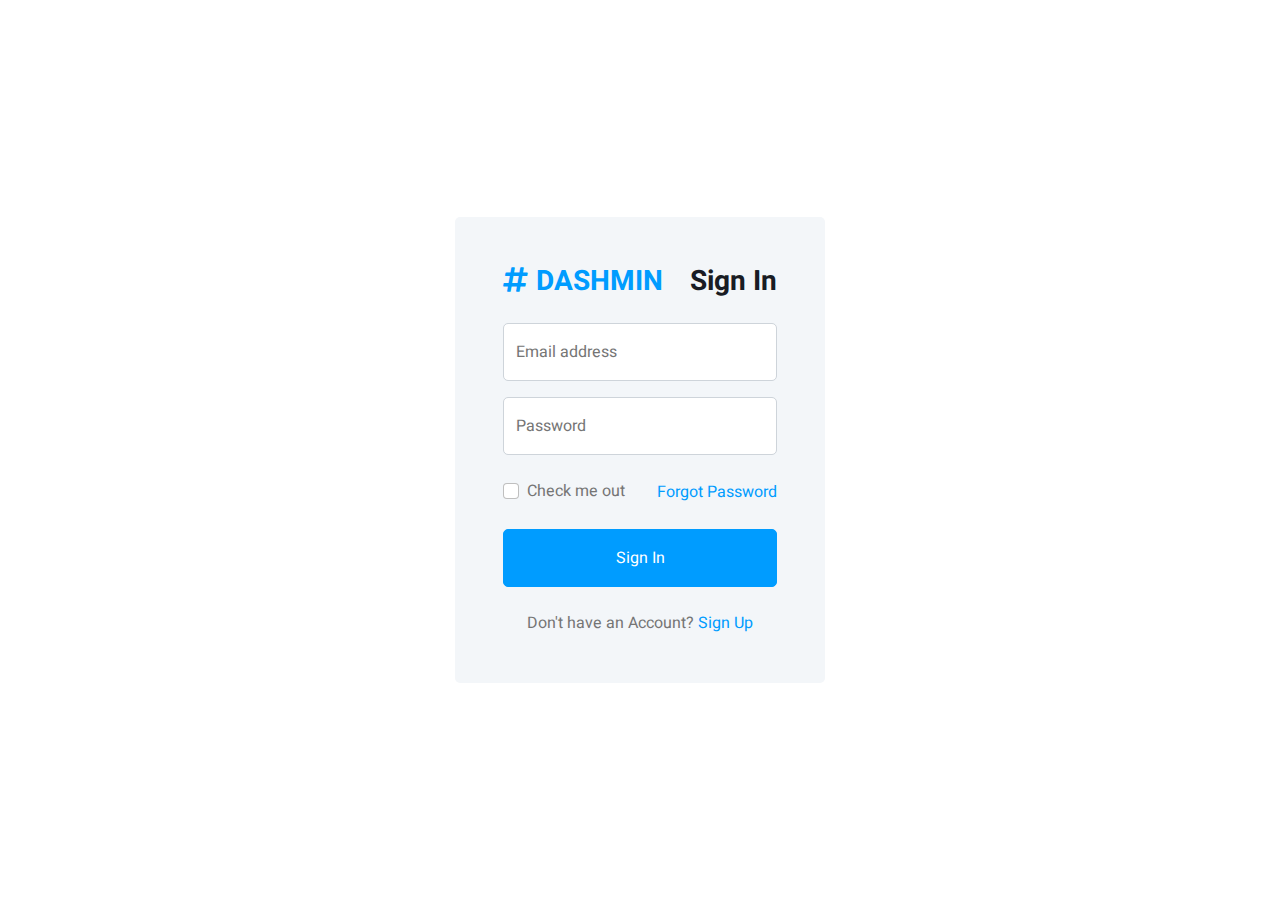
<file: RealEstate_Dapper.UI/wwwroot/dashmin-1.0.0/signin.html>
<!DOCTYPE html>
<html lang="en">

<head>
    <meta charset="utf-8">
    <title>DASHMIN - Bootstrap Admin Template</title>
    <meta content="width=device-width, initial-scale=1.0" name="viewport">
    <meta content="" name="keywords">
    <meta content="" name="description">

    <!-- Favicon -->
    <link href="img/favicon.ico" rel="icon">

    <!-- Google Web Fonts -->
    <link rel="preconnect" href="https://fonts.googleapis.com">
    <link rel="preconnect" href="https://fonts.gstatic.com" crossorigin>
    <link href="https://fonts.googleapis.com/css2?family=Heebo:wght@400;500;600;700&display=swap" rel="stylesheet">
    
    <!-- Icon Font Stylesheet -->
    <link href="https://cdnjs.cloudflare.com/ajax/libs/font-awesome/5.10.0/css/all.min.css" rel="stylesheet">
    <link href="https://cdn.jsdelivr.net/npm/bootstrap-icons@1.4.1/font/bootstrap-icons.css" rel="stylesheet">

    <!-- Libraries Stylesheet -->
    <link href="lib/owlcarousel/assets/owl.carousel.min.css" rel="stylesheet">
    <link href="lib/tempusdominus/css/tempusdominus-bootstrap-4.min.css" rel="stylesheet" />

    <!-- Customized Bootstrap Stylesheet -->
    <link href="css/bootstrap.min.css" rel="stylesheet">

    <!-- Template Stylesheet -->
    <link href="css/style.css" rel="stylesheet">
</head>

<body>
    <div class="container-xxl position-relative bg-white d-flex p-0">
        <!-- Spinner Start -->
        <div id="spinner" class="show bg-white position-fixed translate-middle w-100 vh-100 top-50 start-50 d-flex align-items-center justify-content-center">
            <div class="spinner-border text-primary" style="width: 3rem; height: 3rem;" role="status">
                <span class="sr-only">Loading...</span>
            </div>
        </div>
        <!-- Spinner End -->


        <!-- Sign In Start -->
        <div class="container-fluid">
            <div class="row h-100 align-items-center justify-content-center" style="min-height: 100vh;">
                <div class="col-12 col-sm-8 col-md-6 col-lg-5 col-xl-4">
                    <div class="bg-light rounded p-4 p-sm-5 my-4 mx-3">
                        <div class="d-flex align-items-center justify-content-between mb-3">
                            <a href="index.html" class="">
                                <h3 class="text-primary"><i class="fa fa-hashtag me-2"></i>DASHMIN</h3>
                            </a>
                            <h3>Sign In</h3>
                        </div>
                        <div class="form-floating mb-3">
                            <input type="email" class="form-control" id="floatingInput" placeholder="name@example.com">
                            <label for="floatingInput">Email address</label>
                        </div>
                        <div class="form-floating mb-4">
                            <input type="password" class="form-control" id="floatingPassword" placeholder="Password">
                            <label for="floatingPassword">Password</label>
                        </div>
                        <div class="d-flex align-items-center justify-content-between mb-4">
                            <div class="form-check">
                                <input type="checkbox" class="form-check-input" id="exampleCheck1">
                                <label class="form-check-label" for="exampleCheck1">Check me out</label>
                            </div>
                            <a href="">Forgot Password</a>
                        </div>
                        <button type="submit" class="btn btn-primary py-3 w-100 mb-4">Sign In</button>
                        <p class="text-center mb-0">Don't have an Account? <a href="">Sign Up</a></p>
                    </div>
                </div>
            </div>
        </div>
        <!-- Sign In End -->
    </div>

    <!-- JavaScript Libraries -->
    <script src="https://code.jquery.com/jquery-3.4.1.min.js"></script>
    <script src="https://cdn.jsdelivr.net/npm/bootstrap@5.0.0/dist/js/bootstrap.bundle.min.js"></script>
    <script src="lib/chart/chart.min.js"></script>
    <script src="lib/easing/easing.min.js"></script>
    <script src="lib/waypoints/waypoints.min.js"></script>
    <script src="lib/owlcarousel/owl.carousel.min.js"></script>
    <script src="lib/tempusdominus/js/moment.min.js"></script>
    <script src="lib/tempusdominus/js/moment-timezone.min.js"></script>
    <script src="lib/tempusdominus/js/tempusdominus-bootstrap-4.min.js"></script>

    <!-- Template Javascript -->
    <script src="js/main.js"></script>
</body>

</html>
</file>
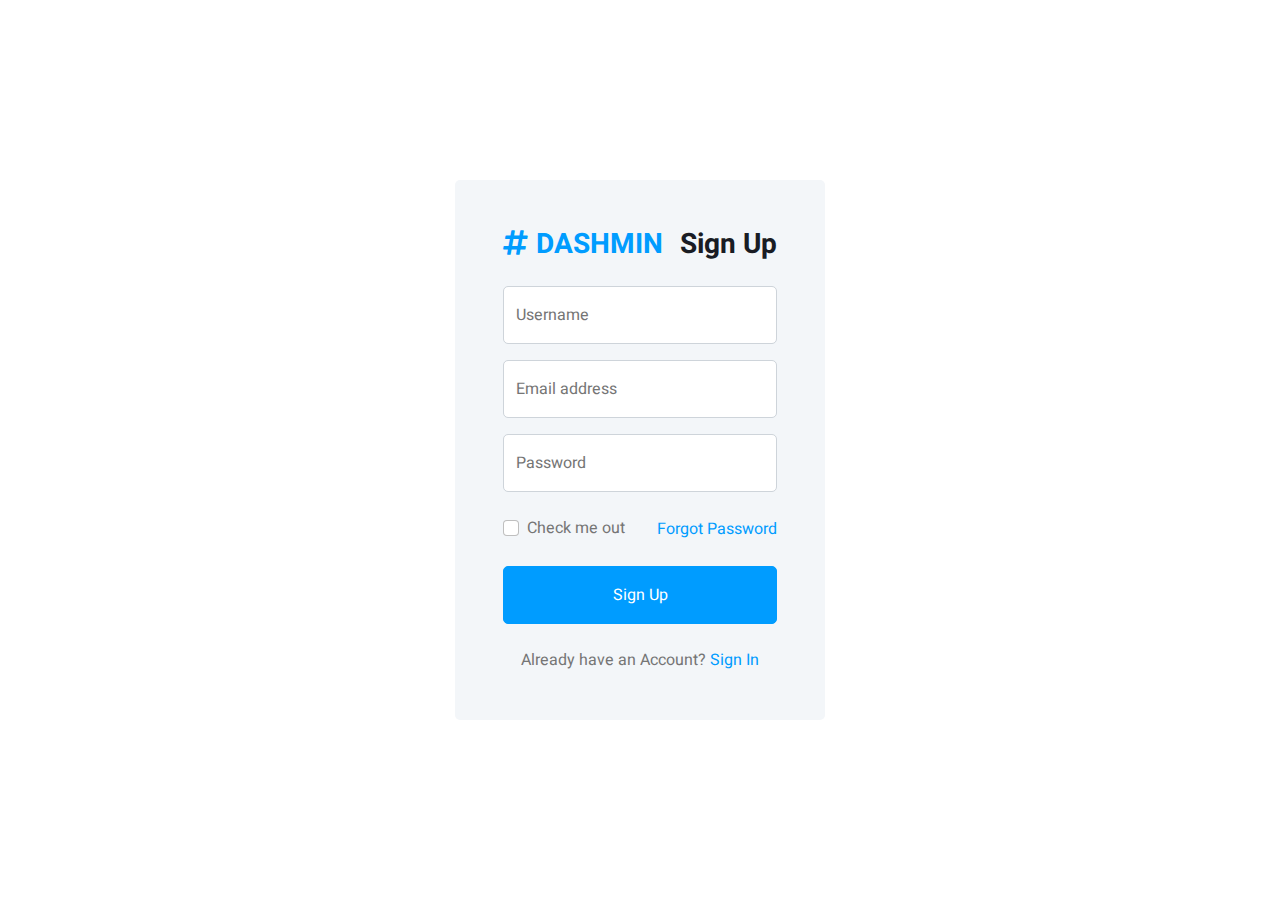
<file: RealEstate_Dapper.UI/wwwroot/dashmin-1.0.0/signup.html>
<!DOCTYPE html>
<html lang="en">

<head>
    <meta charset="utf-8">
    <title>DASHMIN - Bootstrap Admin Template</title>
    <meta content="width=device-width, initial-scale=1.0" name="viewport">
    <meta content="" name="keywords">
    <meta content="" name="description">

    <!-- Favicon -->
    <link href="img/favicon.ico" rel="icon">

    <!-- Google Web Fonts -->
    <link rel="preconnect" href="https://fonts.googleapis.com">
    <link rel="preconnect" href="https://fonts.gstatic.com" crossorigin>
    <link href="https://fonts.googleapis.com/css2?family=Heebo:wght@400;500;600;700&display=swap" rel="stylesheet">
    
    <!-- Icon Font Stylesheet -->
    <link href="https://cdnjs.cloudflare.com/ajax/libs/font-awesome/5.10.0/css/all.min.css" rel="stylesheet">
    <link href="https://cdn.jsdelivr.net/npm/bootstrap-icons@1.4.1/font/bootstrap-icons.css" rel="stylesheet">

    <!-- Libraries Stylesheet -->
    <link href="lib/owlcarousel/assets/owl.carousel.min.css" rel="stylesheet">
    <link href="lib/tempusdominus/css/tempusdominus-bootstrap-4.min.css" rel="stylesheet" />

    <!-- Customized Bootstrap Stylesheet -->
    <link href="css/bootstrap.min.css" rel="stylesheet">

    <!-- Template Stylesheet -->
    <link href="css/style.css" rel="stylesheet">
</head>

<body>
    <div class="container-xxl position-relative bg-white d-flex p-0">
        <!-- Spinner Start -->
        <div id="spinner" class="show bg-white position-fixed translate-middle w-100 vh-100 top-50 start-50 d-flex align-items-center justify-content-center">
            <div class="spinner-border text-primary" style="width: 3rem; height: 3rem;" role="status">
                <span class="sr-only">Loading...</span>
            </div>
        </div>
        <!-- Spinner End -->


        <!-- Sign Up Start -->
        <div class="container-fluid">
            <div class="row h-100 align-items-center justify-content-center" style="min-height: 100vh;">
                <div class="col-12 col-sm-8 col-md-6 col-lg-5 col-xl-4">
                    <div class="bg-light rounded p-4 p-sm-5 my-4 mx-3">
                        <div class="d-flex align-items-center justify-content-between mb-3">
                            <a href="index.html" class="">
                                <h3 class="text-primary"><i class="fa fa-hashtag me-2"></i>DASHMIN</h3>
                            </a>
                            <h3>Sign Up</h3>
                        </div>
                        <div class="form-floating mb-3">
                            <input type="text" class="form-control" id="floatingText" placeholder="jhondoe">
                            <label for="floatingText">Username</label>
                        </div>
                        <div class="form-floating mb-3">
                            <input type="email" class="form-control" id="floatingInput" placeholder="name@example.com">
                            <label for="floatingInput">Email address</label>
                        </div>
                        <div class="form-floating mb-4">
                            <input type="password" class="form-control" id="floatingPassword" placeholder="Password">
                            <label for="floatingPassword">Password</label>
                        </div>
                        <div class="d-flex align-items-center justify-content-between mb-4">
                            <div class="form-check">
                                <input type="checkbox" class="form-check-input" id="exampleCheck1">
                                <label class="form-check-label" for="exampleCheck1">Check me out</label>
                            </div>
                            <a href="">Forgot Password</a>
                        </div>
                        <button type="submit" class="btn btn-primary py-3 w-100 mb-4">Sign Up</button>
                        <p class="text-center mb-0">Already have an Account? <a href="">Sign In</a></p>
                    </div>
                </div>
            </div>
        </div>
        <!-- Sign Up End -->
    </div>

    <!-- JavaScript Libraries -->
    <script src="https://code.jquery.com/jquery-3.4.1.min.js"></script>
    <script src="https://cdn.jsdelivr.net/npm/bootstrap@5.0.0/dist/js/bootstrap.bundle.min.js"></script>
    <script src="lib/chart/chart.min.js"></script>
    <script src="lib/easing/easing.min.js"></script>
    <script src="lib/waypoints/waypoints.min.js"></script>
    <script src="lib/owlcarousel/owl.carousel.min.js"></script>
    <script src="lib/tempusdominus/js/moment.min.js"></script>
    <script src="lib/tempusdominus/js/moment-timezone.min.js"></script>
    <script src="lib/tempusdominus/js/tempusdominus-bootstrap-4.min.js"></script>

    <!-- Template Javascript -->
    <script src="js/main.js"></script>
</body>

</html>
</file>
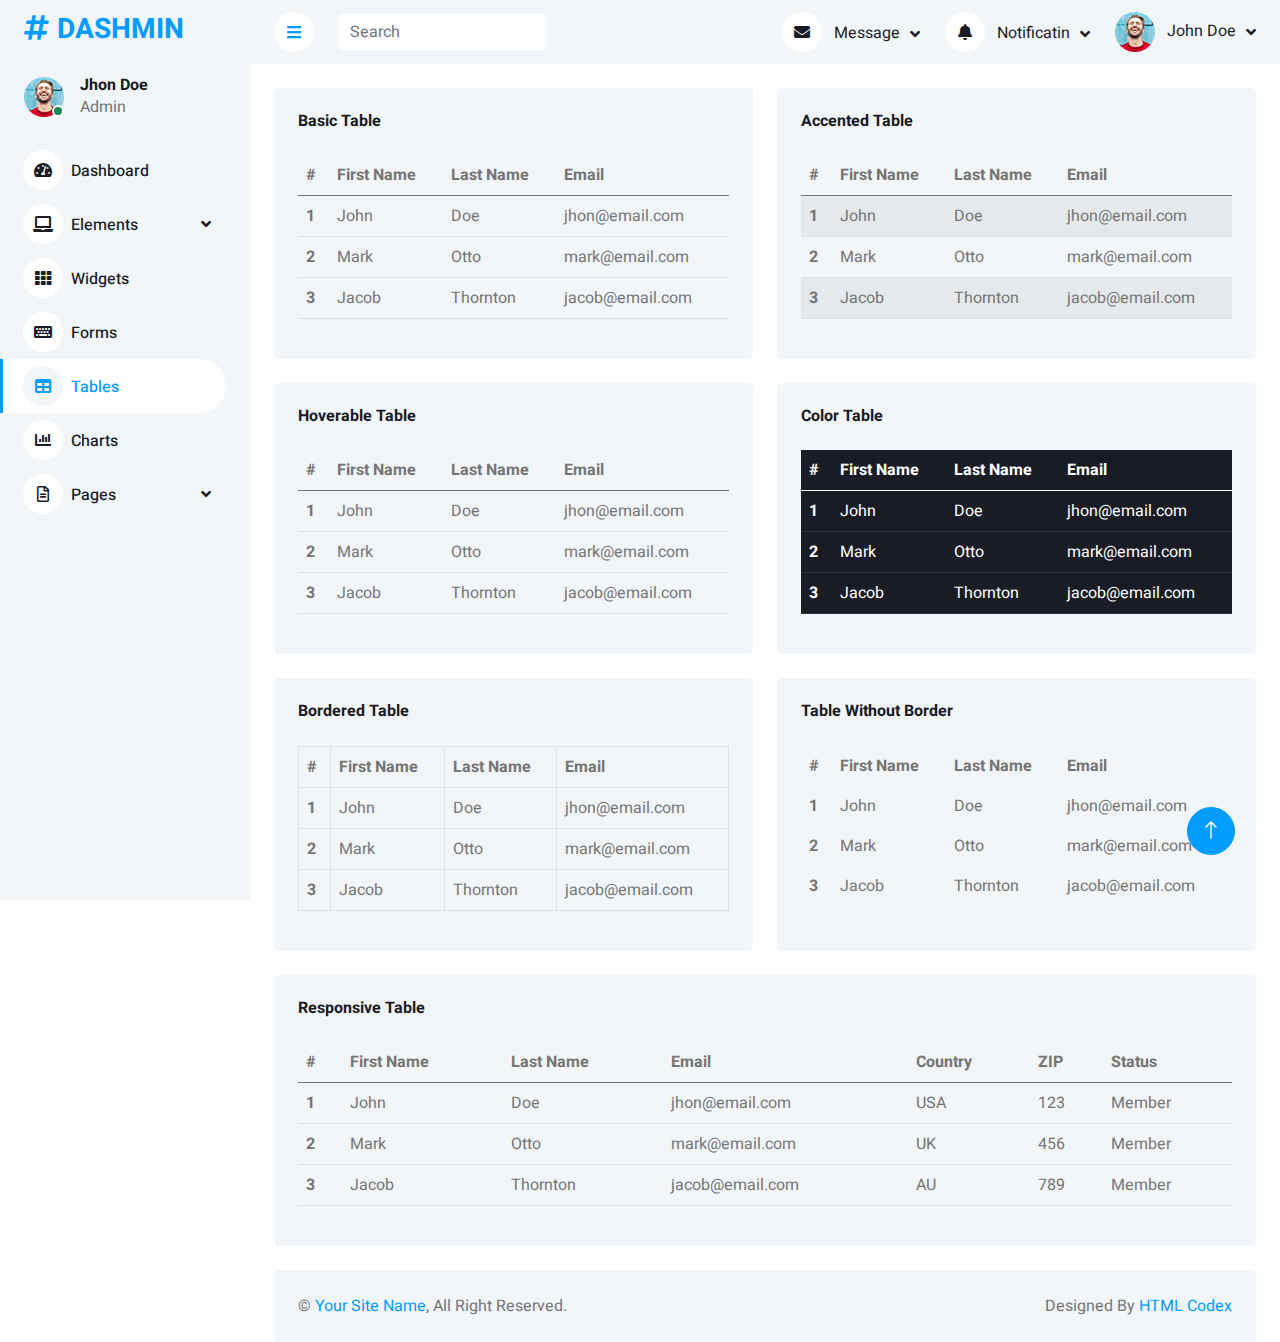
<file: RealEstate_Dapper.UI/wwwroot/dashmin-1.0.0/table.html>
<!DOCTYPE html>
<html lang="en">

<head>
    <meta charset="utf-8">
    <title>DASHMIN - Bootstrap Admin Template</title>
    <meta content="width=device-width, initial-scale=1.0" name="viewport">
    <meta content="" name="keywords">
    <meta content="" name="description">

    <!-- Favicon -->
    <link href="img/favicon.ico" rel="icon">

    <!-- Google Web Fonts -->
    <link rel="preconnect" href="https://fonts.googleapis.com">
    <link rel="preconnect" href="https://fonts.gstatic.com" crossorigin>
    <link href="https://fonts.googleapis.com/css2?family=Heebo:wght@400;500;600;700&display=swap" rel="stylesheet">
    
    <!-- Icon Font Stylesheet -->
    <link href="https://cdnjs.cloudflare.com/ajax/libs/font-awesome/5.10.0/css/all.min.css" rel="stylesheet">
    <link href="https://cdn.jsdelivr.net/npm/bootstrap-icons@1.4.1/font/bootstrap-icons.css" rel="stylesheet">

    <!-- Libraries Stylesheet -->
    <link href="lib/owlcarousel/assets/owl.carousel.min.css" rel="stylesheet">
    <link href="lib/tempusdominus/css/tempusdominus-bootstrap-4.min.css" rel="stylesheet" />

    <!-- Customized Bootstrap Stylesheet -->
    <link href="css/bootstrap.min.css" rel="stylesheet">

    <!-- Template Stylesheet -->
    <link href="css/style.css" rel="stylesheet">
</head>

<body>
    <div class="container-xxl position-relative bg-white d-flex p-0">
        <!-- Spinner Start -->
        <div id="spinner" class="show bg-white position-fixed translate-middle w-100 vh-100 top-50 start-50 d-flex align-items-center justify-content-center">
            <div class="spinner-border text-primary" style="width: 3rem; height: 3rem;" role="status">
                <span class="sr-only">Loading...</span>
            </div>
        </div>
        <!-- Spinner End -->


        <!-- Sidebar Start -->
        <div class="sidebar pe-4 pb-3">
            <nav class="navbar bg-light navbar-light">
                <a href="index.html" class="navbar-brand mx-4 mb-3">
                    <h3 class="text-primary"><i class="fa fa-hashtag me-2"></i>DASHMIN</h3>
                </a>
                <div class="d-flex align-items-center ms-4 mb-4">
                    <div class="position-relative">
                        <img class="rounded-circle" src="img/user.jpg" alt="" style="width: 40px; height: 40px;">
                        <div class="bg-success rounded-circle border border-2 border-white position-absolute end-0 bottom-0 p-1"></div>
                    </div>
                    <div class="ms-3">
                        <h6 class="mb-0">Jhon Doe</h6>
                        <span>Admin</span>
                    </div>
                </div>
                <div class="navbar-nav w-100">
                    <a href="index.html" class="nav-item nav-link"><i class="fa fa-tachometer-alt me-2"></i>Dashboard</a>
                    <div class="nav-item dropdown">
                        <a href="#" class="nav-link dropdown-toggle" data-bs-toggle="dropdown"><i class="fa fa-laptop me-2"></i>Elements</a>
                        <div class="dropdown-menu bg-transparent border-0">
                            <a href="button.html" class="dropdown-item">Buttons</a>
                            <a href="typography.html" class="dropdown-item">Typography</a>
                            <a href="element.html" class="dropdown-item">Other Elements</a>
                        </div>
                    </div>
                    <a href="widget.html" class="nav-item nav-link"><i class="fa fa-th me-2"></i>Widgets</a>
                    <a href="form.html" class="nav-item nav-link"><i class="fa fa-keyboard me-2"></i>Forms</a>
                    <a href="table.html" class="nav-item nav-link active"><i class="fa fa-table me-2"></i>Tables</a>
                    <a href="chart.html" class="nav-item nav-link"><i class="fa fa-chart-bar me-2"></i>Charts</a>
                    <div class="nav-item dropdown">
                        <a href="#" class="nav-link dropdown-toggle" data-bs-toggle="dropdown"><i class="far fa-file-alt me-2"></i>Pages</a>
                        <div class="dropdown-menu bg-transparent border-0">
                            <a href="signin.html" class="dropdown-item">Sign In</a>
                            <a href="signup.html" class="dropdown-item">Sign Up</a>
                            <a href="404.html" class="dropdown-item">404 Error</a>
                            <a href="blank.html" class="dropdown-item">Blank Page</a>
                        </div>
                    </div>
                </div>
            </nav>
        </div>
        <!-- Sidebar End -->


        <!-- Content Start -->
        <div class="content">
            <!-- Navbar Start -->
            <nav class="navbar navbar-expand bg-light navbar-light sticky-top px-4 py-0">
                <a href="index.html" class="navbar-brand d-flex d-lg-none me-4">
                    <h2 class="text-primary mb-0"><i class="fa fa-hashtag"></i></h2>
                </a>
                <a href="#" class="sidebar-toggler flex-shrink-0">
                    <i class="fa fa-bars"></i>
                </a>
                <form class="d-none d-md-flex ms-4">
                    <input class="form-control border-0" type="search" placeholder="Search">
                </form>
                <div class="navbar-nav align-items-center ms-auto">
                    <div class="nav-item dropdown">
                        <a href="#" class="nav-link dropdown-toggle" data-bs-toggle="dropdown">
                            <i class="fa fa-envelope me-lg-2"></i>
                            <span class="d-none d-lg-inline-flex">Message</span>
                        </a>
                        <div class="dropdown-menu dropdown-menu-end bg-light border-0 rounded-0 rounded-bottom m-0">
                            <a href="#" class="dropdown-item">
                                <div class="d-flex align-items-center">
                                    <img class="rounded-circle" src="img/user.jpg" alt="" style="width: 40px; height: 40px;">
                                    <div class="ms-2">
                                        <h6 class="fw-normal mb-0">Jhon send you a message</h6>
                                        <small>15 minutes ago</small>
                                    </div>
                                </div>
                            </a>
                            <hr class="dropdown-divider">
                            <a href="#" class="dropdown-item">
                                <div class="d-flex align-items-center">
                                    <img class="rounded-circle" src="img/user.jpg" alt="" style="width: 40px; height: 40px;">
                                    <div class="ms-2">
                                        <h6 class="fw-normal mb-0">Jhon send you a message</h6>
                                        <small>15 minutes ago</small>
                                    </div>
                                </div>
                            </a>
                            <hr class="dropdown-divider">
                            <a href="#" class="dropdown-item">
                                <div class="d-flex align-items-center">
                                    <img class="rounded-circle" src="img/user.jpg" alt="" style="width: 40px; height: 40px;">
                                    <div class="ms-2">
                                        <h6 class="fw-normal mb-0">Jhon send you a message</h6>
                                        <small>15 minutes ago</small>
                                    </div>
                                </div>
                            </a>
                            <hr class="dropdown-divider">
                            <a href="#" class="dropdown-item text-center">See all message</a>
                        </div>
                    </div>
                    <div class="nav-item dropdown">
                        <a href="#" class="nav-link dropdown-toggle" data-bs-toggle="dropdown">
                            <i class="fa fa-bell me-lg-2"></i>
                            <span class="d-none d-lg-inline-flex">Notificatin</span>
                        </a>
                        <div class="dropdown-menu dropdown-menu-end bg-light border-0 rounded-0 rounded-bottom m-0">
                            <a href="#" class="dropdown-item">
                                <h6 class="fw-normal mb-0">Profile updated</h6>
                                <small>15 minutes ago</small>
                            </a>
                            <hr class="dropdown-divider">
                            <a href="#" class="dropdown-item">
                                <h6 class="fw-normal mb-0">New user added</h6>
                                <small>15 minutes ago</small>
                            </a>
                            <hr class="dropdown-divider">
                            <a href="#" class="dropdown-item">
                                <h6 class="fw-normal mb-0">Password changed</h6>
                                <small>15 minutes ago</small>
                            </a>
                            <hr class="dropdown-divider">
                            <a href="#" class="dropdown-item text-center">See all notifications</a>
                        </div>
                    </div>
                    <div class="nav-item dropdown">
                        <a href="#" class="nav-link dropdown-toggle" data-bs-toggle="dropdown">
                            <img class="rounded-circle me-lg-2" src="img/user.jpg" alt="" style="width: 40px; height: 40px;">
                            <span class="d-none d-lg-inline-flex">John Doe</span>
                        </a>
                        <div class="dropdown-menu dropdown-menu-end bg-light border-0 rounded-0 rounded-bottom m-0">
                            <a href="#" class="dropdown-item">My Profile</a>
                            <a href="#" class="dropdown-item">Settings</a>
                            <a href="#" class="dropdown-item">Log Out</a>
                        </div>
                    </div>
                </div>
            </nav>
            <!-- Navbar End -->


            <!-- Table Start -->
            <div class="container-fluid pt-4 px-4">
                <div class="row g-4">
                    <div class="col-sm-12 col-xl-6">
                        <div class="bg-light rounded h-100 p-4">
                            <h6 class="mb-4">Basic Table</h6>
                            <table class="table">
                                <thead>
                                    <tr>
                                        <th scope="col">#</th>
                                        <th scope="col">First Name</th>
                                        <th scope="col">Last Name</th>
                                        <th scope="col">Email</th>
                                    </tr>
                                </thead>
                                <tbody>
                                    <tr>
                                        <th scope="row">1</th>
                                        <td>John</td>
                                        <td>Doe</td>
                                        <td>jhon@email.com</td>
                                    </tr>
                                    <tr>
                                        <th scope="row">2</th>
                                        <td>Mark</td>
                                        <td>Otto</td>
                                        <td>mark@email.com</td>
                                    </tr>
                                    <tr>
                                        <th scope="row">3</th>
                                        <td>Jacob</td>
                                        <td>Thornton</td>
                                        <td>jacob@email.com</td>
                                    </tr>
                                </tbody>
                            </table>
                        </div>
                    </div>
                    <div class="col-sm-12 col-xl-6">
                        <div class="bg-light rounded h-100 p-4">
                            <h6 class="mb-4">Accented Table</h6>
                            <table class="table table-striped">
                                <thead>
                                    <tr>
                                        <th scope="col">#</th>
                                        <th scope="col">First Name</th>
                                        <th scope="col">Last Name</th>
                                        <th scope="col">Email</th>
                                    </tr>
                                </thead>
                                <tbody>
                                    <tr>
                                        <th scope="row">1</th>
                                        <td>John</td>
                                        <td>Doe</td>
                                        <td>jhon@email.com</td>
                                    </tr>
                                    <tr>
                                        <th scope="row">2</th>
                                        <td>Mark</td>
                                        <td>Otto</td>
                                        <td>mark@email.com</td>
                                    </tr>
                                    <tr>
                                        <th scope="row">3</th>
                                        <td>Jacob</td>
                                        <td>Thornton</td>
                                        <td>jacob@email.com</td>
                                    </tr>
                                </tbody>
                            </table>
                        </div>
                    </div>
                    <div class="col-sm-12 col-xl-6">
                        <div class="bg-light rounded h-100 p-4">
                            <h6 class="mb-4">Hoverable Table</h6>
                            <table class="table table-hover">
                                <thead>
                                    <tr>
                                        <th scope="col">#</th>
                                        <th scope="col">First Name</th>
                                        <th scope="col">Last Name</th>
                                        <th scope="col">Email</th>
                                    </tr>
                                </thead>
                                <tbody>
                                    <tr>
                                        <th scope="row">1</th>
                                        <td>John</td>
                                        <td>Doe</td>
                                        <td>jhon@email.com</td>
                                    </tr>
                                    <tr>
                                        <th scope="row">2</th>
                                        <td>Mark</td>
                                        <td>Otto</td>
                                        <td>mark@email.com</td>
                                    </tr>
                                    <tr>
                                        <th scope="row">3</th>
                                        <td>Jacob</td>
                                        <td>Thornton</td>
                                        <td>jacob@email.com</td>
                                    </tr>
                                </tbody>
                            </table>
                        </div>
                    </div>
                    <div class="col-sm-12 col-xl-6">
                        <div class="bg-light rounded h-100 p-4">
                            <h6 class="mb-4">Color Table</h6>
                            <table class="table table-dark">
                                <thead>
                                    <tr>
                                        <th scope="col">#</th>
                                        <th scope="col">First Name</th>
                                        <th scope="col">Last Name</th>
                                        <th scope="col">Email</th>
                                    </tr>
                                </thead>
                                <tbody>
                                    <tr>
                                        <th scope="row">1</th>
                                        <td>John</td>
                                        <td>Doe</td>
                                        <td>jhon@email.com</td>
                                    </tr>
                                    <tr>
                                        <th scope="row">2</th>
                                        <td>Mark</td>
                                        <td>Otto</td>
                                        <td>mark@email.com</td>
                                    </tr>
                                    <tr>
                                        <th scope="row">3</th>
                                        <td>Jacob</td>
                                        <td>Thornton</td>
                                        <td>jacob@email.com</td>
                                    </tr>
                                </tbody>
                            </table>
                        </div>
                    </div>
                    <div class="col-sm-12 col-xl-6">
                        <div class="bg-light rounded h-100 p-4">
                            <h6 class="mb-4">Bordered Table</h6>
                            <table class="table table-bordered">
                                <thead>
                                    <tr>
                                        <th scope="col">#</th>
                                        <th scope="col">First Name</th>
                                        <th scope="col">Last Name</th>
                                        <th scope="col">Email</th>
                                    </tr>
                                </thead>
                                <tbody>
                                    <tr>
                                        <th scope="row">1</th>
                                        <td>John</td>
                                        <td>Doe</td>
                                        <td>jhon@email.com</td>
                                    </tr>
                                    <tr>
                                        <th scope="row">2</th>
                                        <td>Mark</td>
                                        <td>Otto</td>
                                        <td>mark@email.com</td>
                                    </tr>
                                    <tr>
                                        <th scope="row">3</th>
                                        <td>Jacob</td>
                                        <td>Thornton</td>
                                        <td>jacob@email.com</td>
                                    </tr>
                                </tbody>
                            </table>
                        </div>
                    </div>
                    <div class="col-sm-12 col-xl-6">
                        <div class="bg-light rounded h-100 p-4">
                            <h6 class="mb-4">Table Without Border</h6>
                            <table class="table table-borderless">
                                <thead>
                                    <tr>
                                        <th scope="col">#</th>
                                        <th scope="col">First Name</th>
                                        <th scope="col">Last Name</th>
                                        <th scope="col">Email</th>
                                    </tr>
                                </thead>
                                <tbody>
                                    <tr>
                                        <th scope="row">1</th>
                                        <td>John</td>
                                        <td>Doe</td>
                                        <td>jhon@email.com</td>
                                    </tr>
                                    <tr>
                                        <th scope="row">2</th>
                                        <td>Mark</td>
                                        <td>Otto</td>
                                        <td>mark@email.com</td>
                                    </tr>
                                    <tr>
                                        <th scope="row">3</th>
                                        <td>Jacob</td>
                                        <td>Thornton</td>
                                        <td>jacob@email.com</td>
                                    </tr>
                                </tbody>
                            </table>
                        </div>
                    </div>
                    <div class="col-12">
                        <div class="bg-light rounded h-100 p-4">
                            <h6 class="mb-4">Responsive Table</h6>
                            <div class="table-responsive">
                                <table class="table">
                                    <thead>
                                        <tr>
                                            <th scope="col">#</th>
                                            <th scope="col">First Name</th>
                                            <th scope="col">Last Name</th>
                                            <th scope="col">Email</th>
                                            <th scope="col">Country</th>
                                            <th scope="col">ZIP</th>
                                            <th scope="col">Status</th>
                                        </tr>
                                    </thead>
                                    <tbody>
                                        <tr>
                                            <th scope="row">1</th>
                                            <td>John</td>
                                            <td>Doe</td>
                                            <td>jhon@email.com</td>
                                            <td>USA</td>
                                            <td>123</td>
                                            <td>Member</td>
                                        </tr>
                                        <tr>
                                            <th scope="row">2</th>
                                            <td>Mark</td>
                                            <td>Otto</td>
                                            <td>mark@email.com</td>
                                            <td>UK</td>
                                            <td>456</td>
                                            <td>Member</td>
                                        </tr>
                                        <tr>
                                            <th scope="row">3</th>
                                            <td>Jacob</td>
                                            <td>Thornton</td>
                                            <td>jacob@email.com</td>
                                            <td>AU</td>
                                            <td>789</td>
                                            <td>Member</td>
                                        </tr>
                                    </tbody>
                                </table>
                            </div>
                        </div>
                    </div>
                </div>
            </div>
            <!-- Table End -->


            <!-- Footer Start -->
            <div class="container-fluid pt-4 px-4">
                <div class="bg-light rounded-top p-4">
                    <div class="row">
                        <div class="col-12 col-sm-6 text-center text-sm-start">
                            &copy; <a href="#">Your Site Name</a>, All Right Reserved. 
                        </div>
                        <div class="col-12 col-sm-6 text-center text-sm-end">
                            <!--/*** This template is free as long as you keep the footer author’s credit link/attribution link/backlink. If you'd like to use the template without the footer author’s credit link/attribution link/backlink, you can purchase the Credit Removal License from "https://htmlcodex.com/credit-removal". Thank you for your support. ***/-->
                            Designed By <a href="https://htmlcodex.com">HTML Codex</a>
                        </div>
                    </div>
                </div>
            </div>
            <!-- Footer End -->
        </div>
        <!-- Content End -->


        <!-- Back to Top -->
        <a href="#" class="btn btn-lg btn-primary btn-lg-square back-to-top"><i class="bi bi-arrow-up"></i></a>
    </div>

    <!-- JavaScript Libraries -->
    <script src="https://code.jquery.com/jquery-3.4.1.min.js"></script>
    <script src="https://cdn.jsdelivr.net/npm/bootstrap@5.0.0/dist/js/bootstrap.bundle.min.js"></script>
    <script src="lib/chart/chart.min.js"></script>
    <script src="lib/easing/easing.min.js"></script>
    <script src="lib/waypoints/waypoints.min.js"></script>
    <script src="lib/owlcarousel/owl.carousel.min.js"></script>
    <script src="lib/tempusdominus/js/moment.min.js"></script>
    <script src="lib/tempusdominus/js/moment-timezone.min.js"></script>
    <script src="lib/tempusdominus/js/tempusdominus-bootstrap-4.min.js"></script>

    <!-- Template Javascript -->
    <script src="js/main.js"></script>
</body>

</html>
</file>
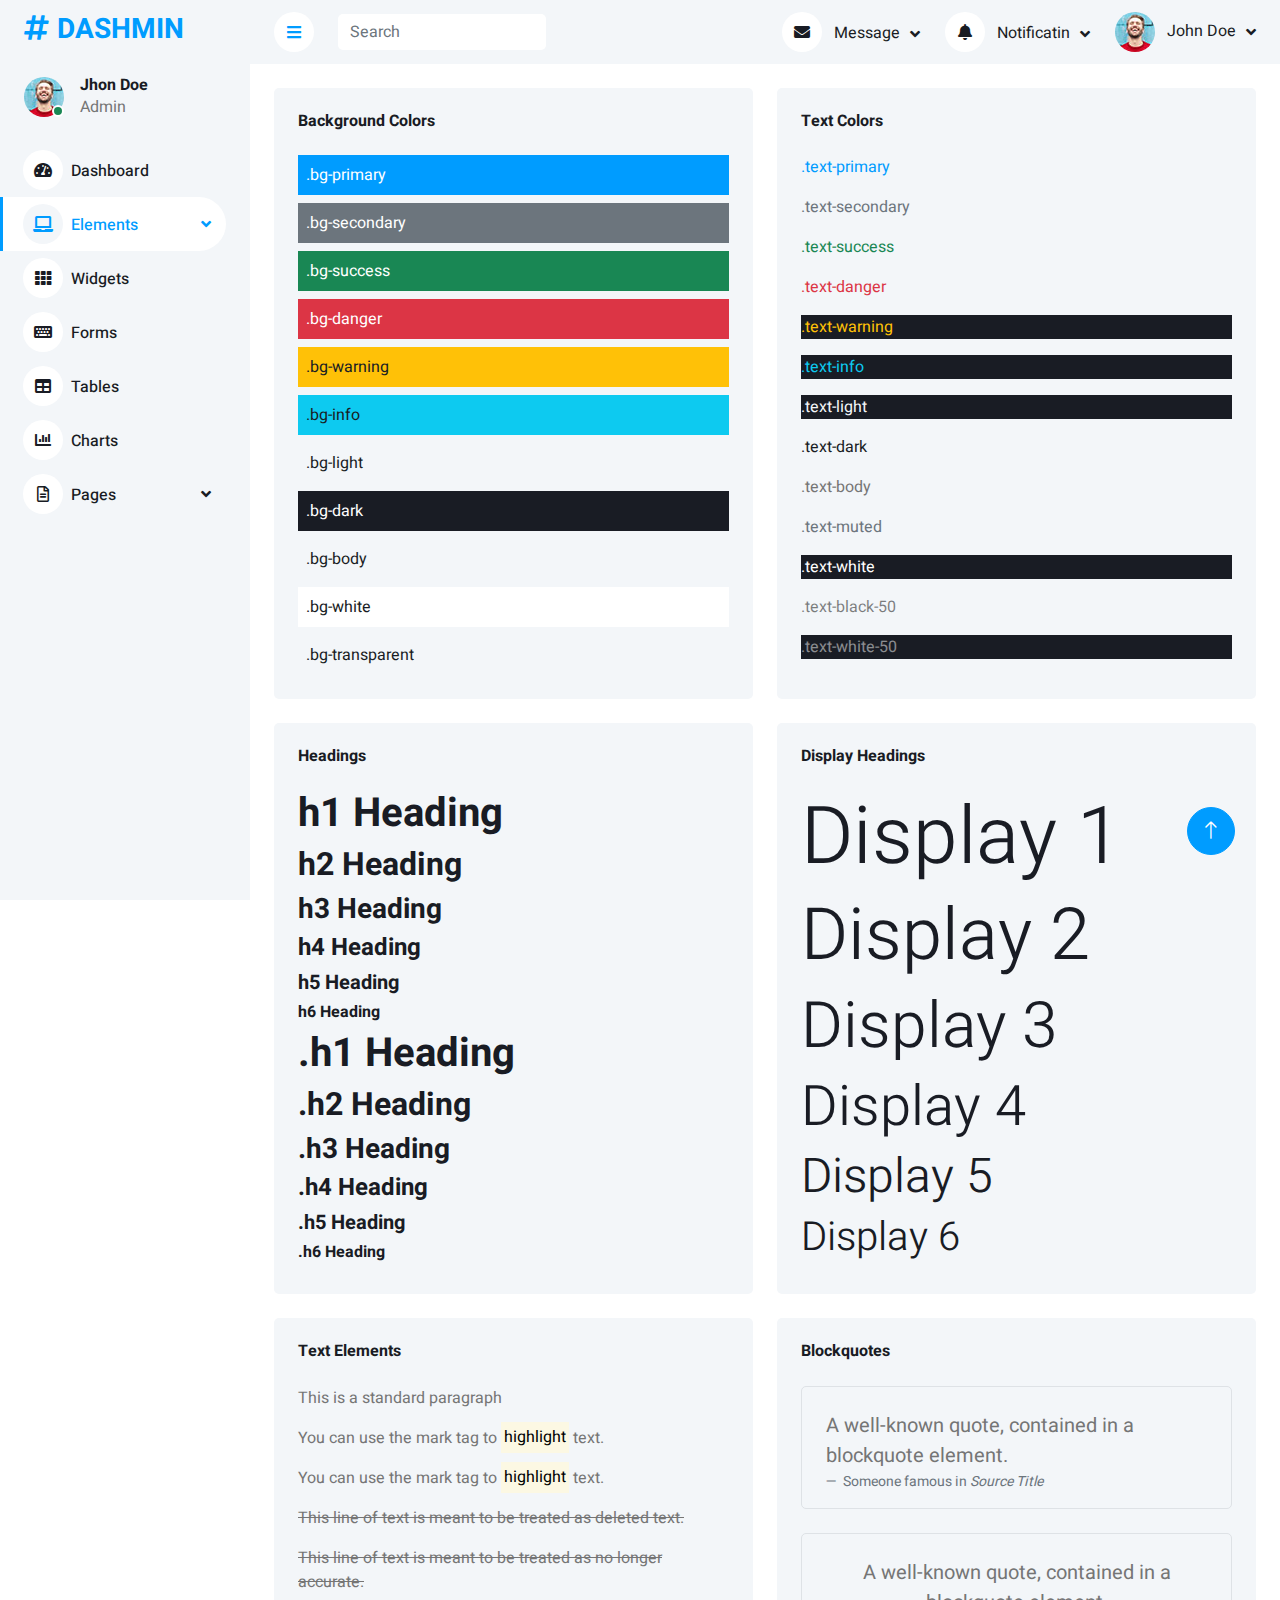
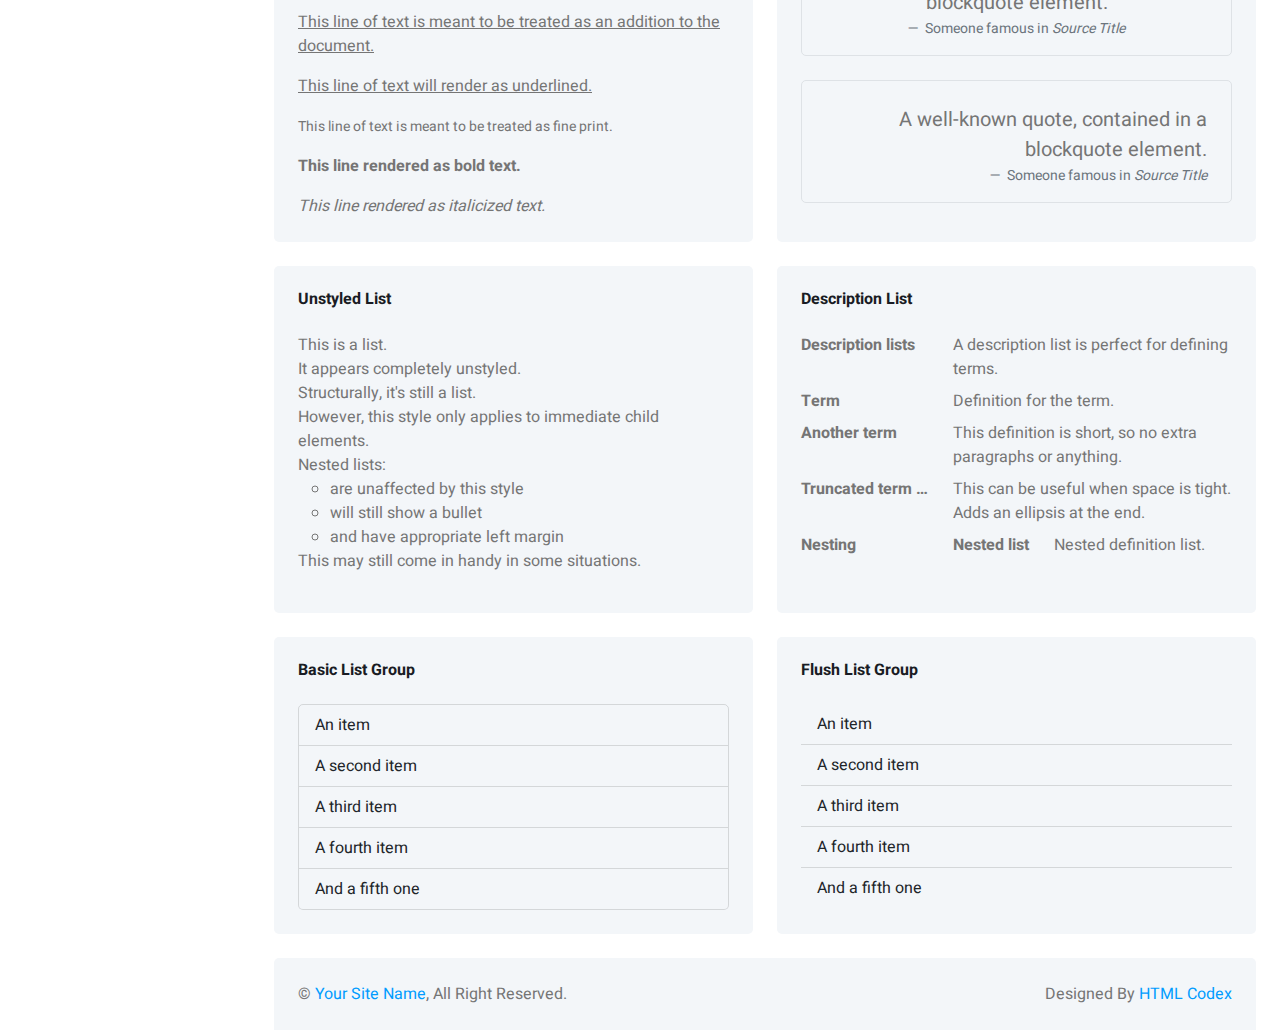
<file: RealEstate_Dapper.UI/wwwroot/dashmin-1.0.0/typography.html>
<!DOCTYPE html>
<html lang="en">

<head>
    <meta charset="utf-8">
    <title>DASHMIN - Bootstrap Admin Template</title>
    <meta content="width=device-width, initial-scale=1.0" name="viewport">
    <meta content="" name="keywords">
    <meta content="" name="description">

    <!-- Favicon -->
    <link href="img/favicon.ico" rel="icon">

    <!-- Google Web Fonts -->
    <link rel="preconnect" href="https://fonts.googleapis.com">
    <link rel="preconnect" href="https://fonts.gstatic.com" crossorigin>
    <link href="https://fonts.googleapis.com/css2?family=Heebo:wght@400;500;600;700&display=swap" rel="stylesheet">
    
    <!-- Icon Font Stylesheet -->
    <link href="https://cdnjs.cloudflare.com/ajax/libs/font-awesome/5.10.0/css/all.min.css" rel="stylesheet">
    <link href="https://cdn.jsdelivr.net/npm/bootstrap-icons@1.4.1/font/bootstrap-icons.css" rel="stylesheet">

    <!-- Libraries Stylesheet -->
    <link href="lib/owlcarousel/assets/owl.carousel.min.css" rel="stylesheet">
    <link href="lib/tempusdominus/css/tempusdominus-bootstrap-4.min.css" rel="stylesheet" />

    <!-- Customized Bootstrap Stylesheet -->
    <link href="css/bootstrap.min.css" rel="stylesheet">

    <!-- Template Stylesheet -->
    <link href="css/style.css" rel="stylesheet">
</head>

<body>
    <div class="container-xxl position-relative bg-white d-flex p-0">
        <!-- Spinner Start -->
        <div id="spinner" class="show bg-white position-fixed translate-middle w-100 vh-100 top-50 start-50 d-flex align-items-center justify-content-center">
            <div class="spinner-border text-primary" style="width: 3rem; height: 3rem;" role="status">
                <span class="sr-only">Loading...</span>
            </div>
        </div>
        <!-- Spinner End -->


        <!-- Sidebar Start -->
        <div class="sidebar pe-4 pb-3">
            <nav class="navbar bg-light navbar-light">
                <a href="index.html" class="navbar-brand mx-4 mb-3">
                    <h3 class="text-primary"><i class="fa fa-hashtag me-2"></i>DASHMIN</h3>
                </a>
                <div class="d-flex align-items-center ms-4 mb-4">
                    <div class="position-relative">
                        <img class="rounded-circle" src="img/user.jpg" alt="" style="width: 40px; height: 40px;">
                        <div class="bg-success rounded-circle border border-2 border-white position-absolute end-0 bottom-0 p-1"></div>
                    </div>
                    <div class="ms-3">
                        <h6 class="mb-0">Jhon Doe</h6>
                        <span>Admin</span>
                    </div>
                </div>
                <div class="navbar-nav w-100">
                    <a href="index.html" class="nav-item nav-link"><i class="fa fa-tachometer-alt me-2"></i>Dashboard</a>
                    <div class="nav-item dropdown">
                        <a href="#" class="nav-link dropdown-toggle active" data-bs-toggle="dropdown"><i class="fa fa-laptop me-2"></i>Elements</a>
                        <div class="dropdown-menu bg-transparent border-0">
                            <a href="button.html" class="dropdown-item">Buttons</a>
                            <a href="typography.html" class="dropdown-item active">Typography</a>
                            <a href="element.html" class="dropdown-item">Other Elements</a>
                        </div>
                    </div>
                    <a href="widget.html" class="nav-item nav-link"><i class="fa fa-th me-2"></i>Widgets</a>
                    <a href="form.html" class="nav-item nav-link"><i class="fa fa-keyboard me-2"></i>Forms</a>
                    <a href="table.html" class="nav-item nav-link"><i class="fa fa-table me-2"></i>Tables</a>
                    <a href="chart.html" class="nav-item nav-link"><i class="fa fa-chart-bar me-2"></i>Charts</a>
                    <div class="nav-item dropdown">
                        <a href="#" class="nav-link dropdown-toggle" data-bs-toggle="dropdown"><i class="far fa-file-alt me-2"></i>Pages</a>
                        <div class="dropdown-menu bg-transparent border-0">
                            <a href="signin.html" class="dropdown-item">Sign In</a>
                            <a href="signup.html" class="dropdown-item">Sign Up</a>
                            <a href="404.html" class="dropdown-item">404 Error</a>
                            <a href="blank.html" class="dropdown-item">Blank Page</a>
                        </div>
                    </div>
                </div>
            </nav>
        </div>
        <!-- Sidebar End -->


        <!-- Content Start -->
        <div class="content">
            <!-- Navbar Start -->
            <nav class="navbar navbar-expand bg-light navbar-light sticky-top px-4 py-0">
                <a href="index.html" class="navbar-brand d-flex d-lg-none me-4">
                    <h2 class="text-primary mb-0"><i class="fa fa-hashtag"></i></h2>
                </a>
                <a href="#" class="sidebar-toggler flex-shrink-0">
                    <i class="fa fa-bars"></i>
                </a>
                <form class="d-none d-md-flex ms-4">
                    <input class="form-control border-0" type="search" placeholder="Search">
                </form>
                <div class="navbar-nav align-items-center ms-auto">
                    <div class="nav-item dropdown">
                        <a href="#" class="nav-link dropdown-toggle" data-bs-toggle="dropdown">
                            <i class="fa fa-envelope me-lg-2"></i>
                            <span class="d-none d-lg-inline-flex">Message</span>
                        </a>
                        <div class="dropdown-menu dropdown-menu-end bg-light border-0 rounded-0 rounded-bottom m-0">
                            <a href="#" class="dropdown-item">
                                <div class="d-flex align-items-center">
                                    <img class="rounded-circle" src="img/user.jpg" alt="" style="width: 40px; height: 40px;">
                                    <div class="ms-2">
                                        <h6 class="fw-normal mb-0">Jhon send you a message</h6>
                                        <small>15 minutes ago</small>
                                    </div>
                                </div>
                            </a>
                            <hr class="dropdown-divider">
                            <a href="#" class="dropdown-item">
                                <div class="d-flex align-items-center">
                                    <img class="rounded-circle" src="img/user.jpg" alt="" style="width: 40px; height: 40px;">
                                    <div class="ms-2">
                                        <h6 class="fw-normal mb-0">Jhon send you a message</h6>
                                        <small>15 minutes ago</small>
                                    </div>
                                </div>
                            </a>
                            <hr class="dropdown-divider">
                            <a href="#" class="dropdown-item">
                                <div class="d-flex align-items-center">
                                    <img class="rounded-circle" src="img/user.jpg" alt="" style="width: 40px; height: 40px;">
                                    <div class="ms-2">
                                        <h6 class="fw-normal mb-0">Jhon send you a message</h6>
                                        <small>15 minutes ago</small>
                                    </div>
                                </div>
                            </a>
                            <hr class="dropdown-divider">
                            <a href="#" class="dropdown-item text-center">See all message</a>
                        </div>
                    </div>
                    <div class="nav-item dropdown">
                        <a href="#" class="nav-link dropdown-toggle" data-bs-toggle="dropdown">
                            <i class="fa fa-bell me-lg-2"></i>
                            <span class="d-none d-lg-inline-flex">Notificatin</span>
                        </a>
                        <div class="dropdown-menu dropdown-menu-end bg-light border-0 rounded-0 rounded-bottom m-0">
                            <a href="#" class="dropdown-item">
                                <h6 class="fw-normal mb-0">Profile updated</h6>
                                <small>15 minutes ago</small>
                            </a>
                            <hr class="dropdown-divider">
                            <a href="#" class="dropdown-item">
                                <h6 class="fw-normal mb-0">New user added</h6>
                                <small>15 minutes ago</small>
                            </a>
                            <hr class="dropdown-divider">
                            <a href="#" class="dropdown-item">
                                <h6 class="fw-normal mb-0">Password changed</h6>
                                <small>15 minutes ago</small>
                            </a>
                            <hr class="dropdown-divider">
                            <a href="#" class="dropdown-item text-center">See all notifications</a>
                        </div>
                    </div>
                    <div class="nav-item dropdown">
                        <a href="#" class="nav-link dropdown-toggle" data-bs-toggle="dropdown">
                            <img class="rounded-circle me-lg-2" src="img/user.jpg" alt="" style="width: 40px; height: 40px;">
                            <span class="d-none d-lg-inline-flex">John Doe</span>
                        </a>
                        <div class="dropdown-menu dropdown-menu-end bg-light border-0 rounded-0 rounded-bottom m-0">
                            <a href="#" class="dropdown-item">My Profile</a>
                            <a href="#" class="dropdown-item">Settings</a>
                            <a href="#" class="dropdown-item">Log Out</a>
                        </div>
                    </div>
                </div>
            </nav>
            <!-- Navbar End -->


            <!-- Typography Start -->
            <div class="container-fluid pt-4 px-4">
                <div class="row g-4">
                    <div class="col-sm-12 col-xl-6">
                        <div class="bg-light rounded h-100 p-4">
                            <h6 class="mb-4">Background Colors</h6>
                            <div class="p-2 mb-2 bg-primary text-white">.bg-primary</div>
                            <div class="p-2 mb-2 bg-secondary text-white">.bg-secondary</div>
                            <div class="p-2 mb-2 bg-success text-white">.bg-success</div>
                            <div class="p-2 mb-2 bg-danger text-white">.bg-danger</div>
                            <div class="p-2 mb-2 bg-warning text-dark">.bg-warning</div>
                            <div class="p-2 mb-2 bg-info text-dark">.bg-info</div>
                            <div class="p-2 mb-2 bg-light text-dark">.bg-light</div>
                            <div class="p-2 mb-2 bg-dark text-white">.bg-dark</div>
                            <div class="p-2 mb-2 bg-body text-dark">.bg-body</div>
                            <div class="p-2 mb-2 bg-white text-dark">.bg-white</div>
                            <div class="p-2 mb-0 bg-transparent text-dark">.bg-transparent</div>
                        </div>
                    </div>
                    <div class="col-sm-12 col-xl-6">
                        <div class="bg-light rounded h-100 p-4">
                            <h6 class="mb-4">Text Colors</h6>
                            <p class="text-primary">.text-primary</p>
                            <p class="text-secondary">.text-secondary</p>
                            <p class="text-success">.text-success</p>
                            <p class="text-danger">.text-danger</p>
                            <p class="text-warning bg-dark">.text-warning</p>
                            <p class="text-info bg-dark">.text-info</p>
                            <p class="text-light bg-dark">.text-light</p>
                            <p class="text-dark">.text-dark</p>
                            <p class="text-body">.text-body</p>
                            <p class="text-muted">.text-muted</p>
                            <p class="text-white bg-dark">.text-white</p>
                            <p class="text-black-50">.text-black-50</p>
                            <p class="text-white-50 bg-dark mb-0">.text-white-50</p>
                        </div>
                    </div>
                    <div class="col-sm-12 col-xl-6">
                        <div class="bg-light rounded h-100 p-4">
                            <h6 class="mb-4">Headings</h6>
                            <h1>h1 Heading</h1>
                            <h2>h2 Heading</h2>
                            <h3>h3 Heading</h3>
                            <h4>h4 Heading</h4>
                            <h5>h5 Heading</h5>
                            <h6>h6 Heading</h6>
                            <p class="h1">.h1 Heading</p>
                            <p class="h2">.h2 Heading</p>
                            <p class="h3">.h3 Heading</p>
                            <p class="h4">.h4 Heading</p>
                            <p class="h5">.h5 Heading</p>
                            <p class="h6">.h6 Heading</p>
                        </div>
                    </div>
                    <div class="col-sm-12 col-xl-6">
                        <div class="bg-light rounded h-100 p-4">
                            <h6 class="mb-4">Display Headings</h6>
                            <h1 class="display-1">Display 1</h1>
                            <h1 class="display-2">Display 2</h1>
                            <h1 class="display-3">Display 3</h1>
                            <h1 class="display-4">Display 4</h1>
                            <h1 class="display-5">Display 5</h1>
                            <h1 class="display-6 mb-0">Display 6</h1>
                        </div>
                    </div>
                    <div class="col-sm-12 col-xl-6">
                        <div class="bg-light rounded h-100 p-4">
                            <h6 class="mb-4">Text Elements</h6>
                            <p>This is a standard paragraph</p>
                            <p>You can use the mark tag to <mark>highlight</mark> text.</p>
                            <p>You can use the mark tag to <mark>highlight</mark> text.</p>
                            <p><del>This line of text is meant to be treated as deleted text.</del></p>
                            <p><s>This line of text is meant to be treated as no longer accurate.</s></p>
                            <p><ins>This line of text is meant to be treated as an addition to the document.</ins></p>
                            <p><u>This line of text will render as underlined.</u></p>
                            <p><small>This line of text is meant to be treated as fine print.</small></p>
                            <p><strong>This line rendered as bold text.</strong></p>
                            <p class="mb-0"><em>This line rendered as italicized text.</em></p>
                        </div>
                    </div>
                    <div class="col-sm-12 col-xl-6">
                        <div class="bg-light rounded h-100 p-4">
                            <h6 class="mb-4">Blockquotes</h6>
                            <div class="border rounded p-4 pb-0 mb-4">
                                <figure>
                                    <blockquote class="blockquote">
                                        <p>A well-known quote, contained in a blockquote element.</p>
                                    </blockquote>
                                    <figcaption class="blockquote-footer">
                                        Someone famous in <cite title="Source Title">Source Title</cite>
                                    </figcaption>
                                </figure>
                            </div>
                            <div class="border rounded p-4 pb-0 mb-4">
                                <figure class="text-center">
                                    <blockquote class="blockquote">
                                        <p>A well-known quote, contained in a blockquote element.</p>
                                    </blockquote>
                                    <figcaption class="blockquote-footer">
                                        Someone famous in <cite title="Source Title">Source Title</cite>
                                    </figcaption>
                                </figure>
                            </div>
                            <div class="border rounded p-4 pb-0 mb-0">
                                <figure class="text-end">
                                    <blockquote class="blockquote">
                                        <p>A well-known quote, contained in a blockquote element.</p>
                                    </blockquote>
                                    <figcaption class="blockquote-footer">
                                        Someone famous in <cite title="Source Title">Source Title</cite>
                                    </figcaption>
                                </figure>
                            </div>
                        </div>
                    </div>
                    <div class="col-sm-12 col-xl-6">
                        <div class="bg-light rounded h-100 p-4">
                            <h6 class="mb-4">Unstyled List</h6>
                            <ul class="list-unstyled mb-0">
                                <li>This is a list.</li>
                                <li>It appears completely unstyled.</li>
                                <li>Structurally, it's still a list.</li>
                                <li>However, this style only applies to immediate child elements.</li>
                                <li>Nested lists:
                                    <ul>
                                        <li>are unaffected by this style</li>
                                        <li>will still show a bullet</li>
                                        <li>and have appropriate left margin</li>
                                    </ul>
                                </li>
                                <li>This may still come in handy in some situations.</li>
                            </ul>
                        </div>
                    </div>
                    <div class="col-sm-12 col-xl-6">
                        <div class="bg-light rounded h-100 p-4">
                            <h6 class="mb-4">Description List</h6>
                            <dl class="row mb-0">
                                <dt class="col-sm-4">Description lists</dt>
                                <dd class="col-sm-8">A description list is perfect for defining terms.</dd>

                                <dt class="col-sm-4">Term</dt>
                                <dd class="col-sm-8">Definition for the term.</dd>

                                <dt class="col-sm-4">Another term</dt>
                                <dd class="col-sm-8">This definition is short, so no extra paragraphs or anything.</dd>

                                <dt class="col-sm-4 text-truncate">Truncated term is truncated</dt>
                                <dd class="col-sm-8">This can be useful when space is tight. Adds an ellipsis at the
                                    end.</dd>

                                <dt class="col-sm-4">Nesting</dt>
                                <dd class="col-sm-8">
                                    <dl class="row">
                                        <dt class="col-sm-4">Nested list</dt>
                                        <dd class="col-sm-8">Nested definition list.</dd>
                                    </dl>
                                </dd>
                            </dl>
                        </div>
                    </div>
                    <div class="col-sm-12 col-xl-6">
                        <div class="bg-light rounded h-100 p-4">
                            <h6 class="mb-4">Basic List Group</h6>
                            <ul class="list-group">
                                <li class="list-group-item bg-transparent">An item</li>
                                <li class="list-group-item bg-transparent">A second item</li>
                                <li class="list-group-item bg-transparent">A third item</li>
                                <li class="list-group-item bg-transparent">A fourth item</li>
                                <li class="list-group-item bg-transparent">And a fifth one</li>
                            </ul>
                        </div>
                    </div>
                    <div class="col-sm-12 col-xl-6">
                        <div class="bg-light rounded h-100 p-4">
                            <h6 class="mb-4">Flush List Group</h6>
                            <ul class="list-group list-group-flush">
                                <li class="list-group-item bg-transparent">An item</li>
                                <li class="list-group-item bg-transparent">A second item</li>
                                <li class="list-group-item bg-transparent">A third item</li>
                                <li class="list-group-item bg-transparent">A fourth item</li>
                                <li class="list-group-item bg-transparent">And a fifth one</li>
                            </ul>
                        </div>
                    </div>
                </div>
            </div>
            <!-- Typography End -->


            <!-- Footer Start -->
            <div class="container-fluid pt-4 px-4">
                <div class="bg-light rounded-top p-4">
                    <div class="row">
                        <div class="col-12 col-sm-6 text-center text-sm-start">
                            &copy; <a href="#">Your Site Name</a>, All Right Reserved. 
                        </div>
                        <div class="col-12 col-sm-6 text-center text-sm-end">
                            <!--/*** This template is free as long as you keep the footer author’s credit link/attribution link/backlink. If you'd like to use the template without the footer author’s credit link/attribution link/backlink, you can purchase the Credit Removal License from "https://htmlcodex.com/credit-removal". Thank you for your support. ***/-->
                            Designed By <a href="https://htmlcodex.com">HTML Codex</a>
                        </div>
                    </div>
                </div>
            </div>
            <!-- Footer End -->
        </div>
        <!-- Content End -->


        <!-- Back to Top -->
        <a href="#" class="btn btn-lg btn-primary btn-lg-square back-to-top"><i class="bi bi-arrow-up"></i></a>
    </div>

    <!-- JavaScript Libraries -->
    <script src="https://code.jquery.com/jquery-3.4.1.min.js"></script>
    <script src="https://cdn.jsdelivr.net/npm/bootstrap@5.0.0/dist/js/bootstrap.bundle.min.js"></script>
    <script src="lib/chart/chart.min.js"></script>
    <script src="lib/easing/easing.min.js"></script>
    <script src="lib/waypoints/waypoints.min.js"></script>
    <script src="lib/owlcarousel/owl.carousel.min.js"></script>
    <script src="lib/tempusdominus/js/moment.min.js"></script>
    <script src="lib/tempusdominus/js/moment-timezone.min.js"></script>
    <script src="lib/tempusdominus/js/tempusdominus-bootstrap-4.min.js"></script>

    <!-- Template Javascript -->
    <script src="js/main.js"></script>
</body>

</html>
</file>
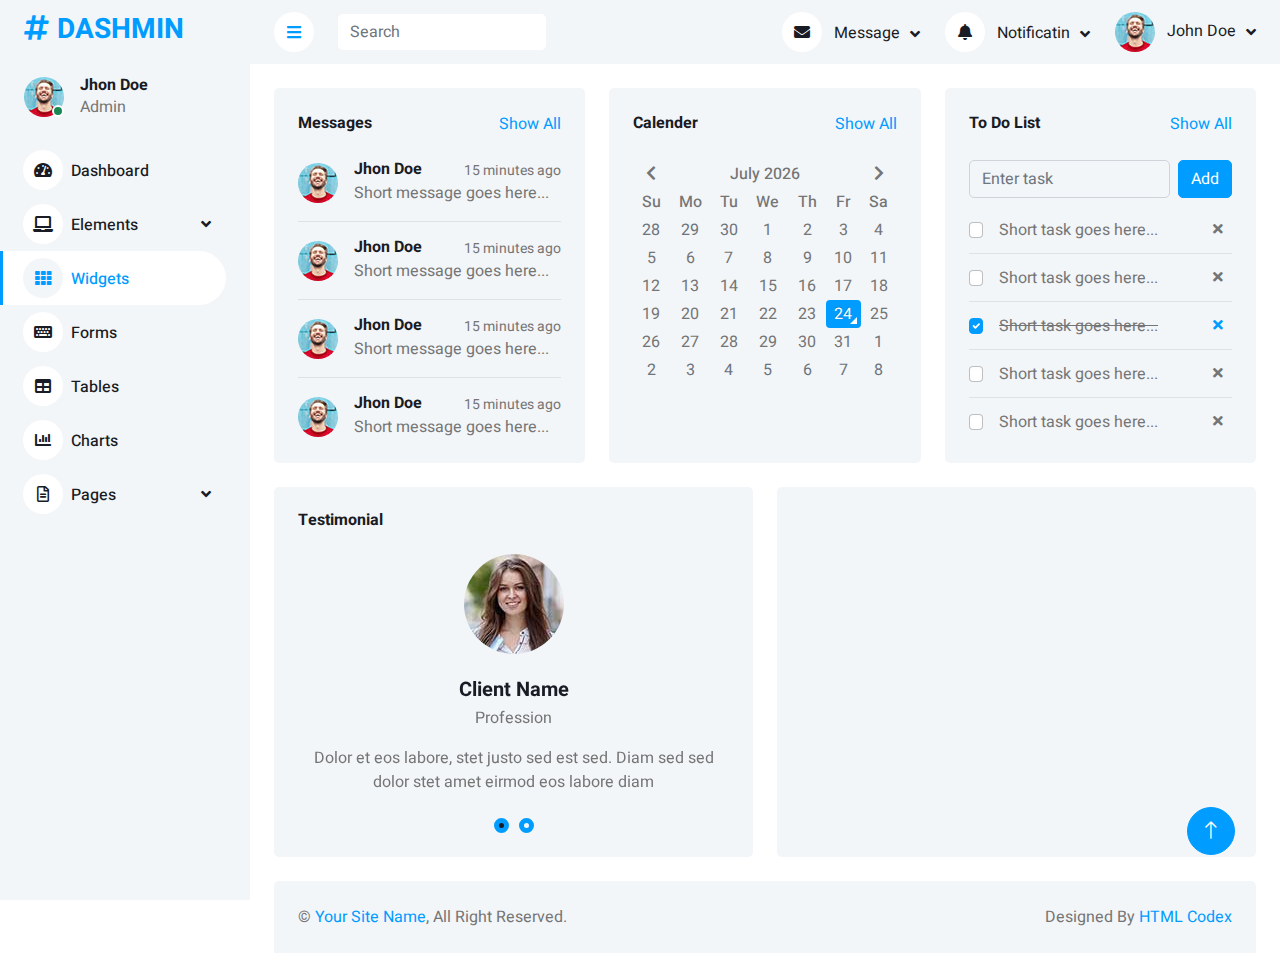
<file: RealEstate_Dapper.UI/wwwroot/dashmin-1.0.0/widget.html>
<!DOCTYPE html>
<html lang="en">

<head>
    <meta charset="utf-8">
    <title>DASHMIN - Bootstrap Admin Template</title>
    <meta content="width=device-width, initial-scale=1.0" name="viewport">
    <meta content="" name="keywords">
    <meta content="" name="description">

    <!-- Favicon -->
    <link href="img/favicon.ico" rel="icon">

    <!-- Google Web Fonts -->
    <link rel="preconnect" href="https://fonts.googleapis.com">
    <link rel="preconnect" href="https://fonts.gstatic.com" crossorigin>
    <link href="https://fonts.googleapis.com/css2?family=Heebo:wght@400;500;600;700&display=swap" rel="stylesheet">
    
    <!-- Icon Font Stylesheet -->
    <link href="https://cdnjs.cloudflare.com/ajax/libs/font-awesome/5.10.0/css/all.min.css" rel="stylesheet">
    <link href="https://cdn.jsdelivr.net/npm/bootstrap-icons@1.4.1/font/bootstrap-icons.css" rel="stylesheet">

    <!-- Libraries Stylesheet -->
    <link href="lib/owlcarousel/assets/owl.carousel.min.css" rel="stylesheet">
    <link href="lib/tempusdominus/css/tempusdominus-bootstrap-4.min.css" rel="stylesheet" />

    <!-- Customized Bootstrap Stylesheet -->
    <link href="css/bootstrap.min.css" rel="stylesheet">

    <!-- Template Stylesheet -->
    <link href="css/style.css" rel="stylesheet">
</head>

<body>
    <div class="container-xxl position-relative bg-white d-flex p-0">
        <!-- Spinner Start -->
        <div id="spinner" class="show bg-white position-fixed translate-middle w-100 vh-100 top-50 start-50 d-flex align-items-center justify-content-center">
            <div class="spinner-border text-primary" style="width: 3rem; height: 3rem;" role="status">
                <span class="sr-only">Loading...</span>
            </div>
        </div>
        <!-- Spinner End -->


        <!-- Sidebar Start -->
        <div class="sidebar pe-4 pb-3">
            <nav class="navbar bg-light navbar-light">
                <a href="index.html" class="navbar-brand mx-4 mb-3">
                    <h3 class="text-primary"><i class="fa fa-hashtag me-2"></i>DASHMIN</h3>
                </a>
                <div class="d-flex align-items-center ms-4 mb-4">
                    <div class="position-relative">
                        <img class="rounded-circle" src="img/user.jpg" alt="" style="width: 40px; height: 40px;">
                        <div class="bg-success rounded-circle border border-2 border-white position-absolute end-0 bottom-0 p-1"></div>
                    </div>
                    <div class="ms-3">
                        <h6 class="mb-0">Jhon Doe</h6>
                        <span>Admin</span>
                    </div>
                </div>
                <div class="navbar-nav w-100">
                    <a href="index.html" class="nav-item nav-link"><i class="fa fa-tachometer-alt me-2"></i>Dashboard</a>
                    <div class="nav-item dropdown">
                        <a href="#" class="nav-link dropdown-toggle" data-bs-toggle="dropdown"><i class="fa fa-laptop me-2"></i>Elements</a>
                        <div class="dropdown-menu bg-transparent border-0">
                            <a href="button.html" class="dropdown-item">Buttons</a>
                            <a href="typography.html" class="dropdown-item">Typography</a>
                            <a href="element.html" class="dropdown-item">Other Elements</a>
                        </div>
                    </div>
                    <a href="widget.html" class="nav-item nav-link active"><i class="fa fa-th me-2"></i>Widgets</a>
                    <a href="form.html" class="nav-item nav-link"><i class="fa fa-keyboard me-2"></i>Forms</a>
                    <a href="table.html" class="nav-item nav-link"><i class="fa fa-table me-2"></i>Tables</a>
                    <a href="chart.html" class="nav-item nav-link"><i class="fa fa-chart-bar me-2"></i>Charts</a>
                    <div class="nav-item dropdown">
                        <a href="#" class="nav-link dropdown-toggle" data-bs-toggle="dropdown"><i class="far fa-file-alt me-2"></i>Pages</a>
                        <div class="dropdown-menu bg-transparent border-0">
                            <a href="signin.html" class="dropdown-item">Sign In</a>
                            <a href="signup.html" class="dropdown-item">Sign Up</a>
                            <a href="404.html" class="dropdown-item">404 Error</a>
                            <a href="blank.html" class="dropdown-item">Blank Page</a>
                        </div>
                    </div>
                </div>
            </nav>
        </div>
        <!-- Sidebar End -->


        <!-- Content Start -->
        <div class="content">
            <!-- Navbar Start -->
            <nav class="navbar navbar-expand bg-light navbar-light sticky-top px-4 py-0">
                <a href="index.html" class="navbar-brand d-flex d-lg-none me-4">
                    <h2 class="text-primary mb-0"><i class="fa fa-hashtag"></i></h2>
                </a>
                <a href="#" class="sidebar-toggler flex-shrink-0">
                    <i class="fa fa-bars"></i>
                </a>
                <form class="d-none d-md-flex ms-4">
                    <input class="form-control border-0" type="search" placeholder="Search">
                </form>
                <div class="navbar-nav align-items-center ms-auto">
                    <div class="nav-item dropdown">
                        <a href="#" class="nav-link dropdown-toggle" data-bs-toggle="dropdown">
                            <i class="fa fa-envelope me-lg-2"></i>
                            <span class="d-none d-lg-inline-flex">Message</span>
                        </a>
                        <div class="dropdown-menu dropdown-menu-end bg-light border-0 rounded-0 rounded-bottom m-0">
                            <a href="#" class="dropdown-item">
                                <div class="d-flex align-items-center">
                                    <img class="rounded-circle" src="img/user.jpg" alt="" style="width: 40px; height: 40px;">
                                    <div class="ms-2">
                                        <h6 class="fw-normal mb-0">Jhon send you a message</h6>
                                        <small>15 minutes ago</small>
                                    </div>
                                </div>
                            </a>
                            <hr class="dropdown-divider">
                            <a href="#" class="dropdown-item">
                                <div class="d-flex align-items-center">
                                    <img class="rounded-circle" src="img/user.jpg" alt="" style="width: 40px; height: 40px;">
                                    <div class="ms-2">
                                        <h6 class="fw-normal mb-0">Jhon send you a message</h6>
                                        <small>15 minutes ago</small>
                                    </div>
                                </div>
                            </a>
                            <hr class="dropdown-divider">
                            <a href="#" class="dropdown-item">
                                <div class="d-flex align-items-center">
                                    <img class="rounded-circle" src="img/user.jpg" alt="" style="width: 40px; height: 40px;">
                                    <div class="ms-2">
                                        <h6 class="fw-normal mb-0">Jhon send you a message</h6>
                                        <small>15 minutes ago</small>
                                    </div>
                                </div>
                            </a>
                            <hr class="dropdown-divider">
                            <a href="#" class="dropdown-item text-center">See all message</a>
                        </div>
                    </div>
                    <div class="nav-item dropdown">
                        <a href="#" class="nav-link dropdown-toggle" data-bs-toggle="dropdown">
                            <i class="fa fa-bell me-lg-2"></i>
                            <span class="d-none d-lg-inline-flex">Notificatin</span>
                        </a>
                        <div class="dropdown-menu dropdown-menu-end bg-light border-0 rounded-0 rounded-bottom m-0">
                            <a href="#" class="dropdown-item">
                                <h6 class="fw-normal mb-0">Profile updated</h6>
                                <small>15 minutes ago</small>
                            </a>
                            <hr class="dropdown-divider">
                            <a href="#" class="dropdown-item">
                                <h6 class="fw-normal mb-0">New user added</h6>
                                <small>15 minutes ago</small>
                            </a>
                            <hr class="dropdown-divider">
                            <a href="#" class="dropdown-item">
                                <h6 class="fw-normal mb-0">Password changed</h6>
                                <small>15 minutes ago</small>
                            </a>
                            <hr class="dropdown-divider">
                            <a href="#" class="dropdown-item text-center">See all notifications</a>
                        </div>
                    </div>
                    <div class="nav-item dropdown">
                        <a href="#" class="nav-link dropdown-toggle" data-bs-toggle="dropdown">
                            <img class="rounded-circle me-lg-2" src="img/user.jpg" alt="" style="width: 40px; height: 40px;">
                            <span class="d-none d-lg-inline-flex">John Doe</span>
                        </a>
                        <div class="dropdown-menu dropdown-menu-end bg-light border-0 rounded-0 rounded-bottom m-0">
                            <a href="#" class="dropdown-item">My Profile</a>
                            <a href="#" class="dropdown-item">Settings</a>
                            <a href="#" class="dropdown-item">Log Out</a>
                        </div>
                    </div>
                </div>
            </nav>
            <!-- Navbar End -->


            <!-- Chart Start -->
            <div class="container-fluid pt-4 px-4">
                <div class="row g-4">
                    <div class="col-sm-12 col-md-6 col-xl-4">
                        <div class="h-100 bg-light rounded p-4">
                            <div class="d-flex align-items-center justify-content-between mb-2">
                                <h6 class="mb-0">Messages</h6>
                                <a href="">Show All</a>
                            </div>
                            <div class="d-flex align-items-center border-bottom py-3">
                                <img class="rounded-circle flex-shrink-0" src="img/user.jpg" alt="" style="width: 40px; height: 40px;">
                                <div class="w-100 ms-3">
                                    <div class="d-flex w-100 justify-content-between">
                                        <h6 class="mb-0">Jhon Doe</h6>
                                        <small>15 minutes ago</small>
                                    </div>
                                    <span>Short message goes here...</span>
                                </div>
                            </div>
                            <div class="d-flex align-items-center border-bottom py-3">
                                <img class="rounded-circle flex-shrink-0" src="img/user.jpg" alt="" style="width: 40px; height: 40px;">
                                <div class="w-100 ms-3">
                                    <div class="d-flex w-100 justify-content-between">
                                        <h6 class="mb-0">Jhon Doe</h6>
                                        <small>15 minutes ago</small>
                                    </div>
                                    <span>Short message goes here...</span>
                                </div>
                            </div>
                            <div class="d-flex align-items-center border-bottom py-3">
                                <img class="rounded-circle flex-shrink-0" src="img/user.jpg" alt="" style="width: 40px; height: 40px;">
                                <div class="w-100 ms-3">
                                    <div class="d-flex w-100 justify-content-between">
                                        <h6 class="mb-0">Jhon Doe</h6>
                                        <small>15 minutes ago</small>
                                    </div>
                                    <span>Short message goes here...</span>
                                </div>
                            </div>
                            <div class="d-flex align-items-center pt-3">
                                <img class="rounded-circle flex-shrink-0" src="img/user.jpg" alt="" style="width: 40px; height: 40px;">
                                <div class="w-100 ms-3">
                                    <div class="d-flex w-100 justify-content-between">
                                        <h6 class="mb-0">Jhon Doe</h6>
                                        <small>15 minutes ago</small>
                                    </div>
                                    <span>Short message goes here...</span>
                                </div>
                            </div>
                        </div>
                    </div>
                    <div class="col-sm-12 col-md-6 col-xl-4">
                        <div class="h-100 bg-light rounded p-4">
                            <div class="d-flex align-items-center justify-content-between mb-4">
                                <h6 class="mb-0">Calender</h6>
                                <a href="">Show All</a>
                            </div>
                            <div id="calender"></div>
                        </div>
                    </div>
                    <div class="col-sm-12 col-md-6 col-xl-4">
                        <div class="h-100 bg-light rounded p-4">
                            <div class="d-flex align-items-center justify-content-between mb-4">
                                <h6 class="mb-0">To Do List</h6>
                                <a href="">Show All</a>
                            </div>
                            <div class="d-flex mb-2">
                                <input class="form-control bg-transparent" type="text" placeholder="Enter task">
                                <button type="button" class="btn btn-primary ms-2">Add</button>
                            </div>
                            <div class="d-flex align-items-center border-bottom py-2">
                                <input class="form-check-input m-0" type="checkbox">
                                <div class="w-100 ms-3">
                                    <div class="d-flex w-100 align-items-center justify-content-between">
                                        <span>Short task goes here...</span>
                                        <button class="btn btn-sm"><i class="fa fa-times"></i></button>
                                    </div>
                                </div>
                            </div>
                            <div class="d-flex align-items-center border-bottom py-2">
                                <input class="form-check-input m-0" type="checkbox">
                                <div class="w-100 ms-3">
                                    <div class="d-flex w-100 align-items-center justify-content-between">
                                        <span>Short task goes here...</span>
                                        <button class="btn btn-sm"><i class="fa fa-times"></i></button>
                                    </div>
                                </div>
                            </div>
                            <div class="d-flex align-items-center border-bottom py-2">
                                <input class="form-check-input m-0" type="checkbox" checked>
                                <div class="w-100 ms-3">
                                    <div class="d-flex w-100 align-items-center justify-content-between">
                                        <span><del>Short task goes here...</del></span>
                                        <button class="btn btn-sm text-primary"><i class="fa fa-times"></i></button>
                                    </div>
                                </div>
                            </div>
                            <div class="d-flex align-items-center border-bottom py-2">
                                <input class="form-check-input m-0" type="checkbox">
                                <div class="w-100 ms-3">
                                    <div class="d-flex w-100 align-items-center justify-content-between">
                                        <span>Short task goes here...</span>
                                        <button class="btn btn-sm"><i class="fa fa-times"></i></button>
                                    </div>
                                </div>
                            </div>
                            <div class="d-flex align-items-center pt-2">
                                <input class="form-check-input m-0" type="checkbox">
                                <div class="w-100 ms-3">
                                    <div class="d-flex w-100 align-items-center justify-content-between">
                                        <span>Short task goes here...</span>
                                        <button class="btn btn-sm"><i class="fa fa-times"></i></button>
                                    </div>
                                </div>
                            </div>
                        </div>
                    </div>
                    <div class="col-sm-12 col-xl-6">
                        <div class="bg-light rounded h-100 p-4">
                            <h6 class="mb-4">Testimonial</h6>
                            <div class="owl-carousel testimonial-carousel">
                                <div class="testimonial-item text-center">
                                    <img class="img-fluid rounded-circle mx-auto mb-4" src="img/testimonial-1.jpg" style="width: 100px; height: 100px;">
                                    <h5 class="mb-1">Client Name</h5>
                                    <p>Profession</p>
                                    <p class="mb-0">Dolor et eos labore, stet justo sed est sed. Diam sed sed dolor stet amet eirmod eos labore diam</p>
                                </div>
                                <div class="testimonial-item text-center">
                                    <img class="img-fluid rounded-circle mx-auto mb-4" src="img/testimonial-2.jpg" style="width: 100px; height: 100px;">
                                    <h5 class="mb-1">Client Name</h5>
                                    <p>Profession</p>
                                    <p class="mb-0">Dolor et eos labore, stet justo sed est sed. Diam sed sed dolor stet amet eirmod eos labore diam</p>
                                </div>
                            </div>
                        </div>
                    </div>
                    <div class="col-sm-12 col-xl-6">
                        <div class="bg-light rounded h-100 p-4">
                            <iframe class="position-relative rounded w-100 h-100"
                            src="https://www.google.com/maps/embed?pb=!1m18!1m12!1m3!1d3001156.4288297426!2d-78.01371936852176!3d42.72876761954724!2m3!1f0!2f0!3f0!3m2!1i1024!2i768!4f13.1!3m3!1m2!1s0x4ccc4bf0f123a5a9%3A0xddcfc6c1de189567!2sNew%20York%2C%20USA!5e0!3m2!1sen!2sbd!4v1603794290143!5m2!1sen!2sbd"
                            frameborder="0" style="border:0;" allowfullscreen="" aria-hidden="false"
                            tabindex="0"></iframe>
                        </div>
                    </div>
                </div>
            </div>
            <!-- Chart End -->


            <!-- Footer Start -->
            <div class="container-fluid pt-4 px-4">
                <div class="bg-light rounded-top p-4">
                    <div class="row">
                        <div class="col-12 col-sm-6 text-center text-sm-start">
                            &copy; <a href="#">Your Site Name</a>, All Right Reserved. 
                        </div>
                        <div class="col-12 col-sm-6 text-center text-sm-end">
                            <!--/*** This template is free as long as you keep the footer author’s credit link/attribution link/backlink. If you'd like to use the template without the footer author’s credit link/attribution link/backlink, you can purchase the Credit Removal License from "https://htmlcodex.com/credit-removal". Thank you for your support. ***/-->
                            Designed By <a href="https://htmlcodex.com">HTML Codex</a>
                        </div>
                    </div>
                </div>
            </div>
            <!-- Footer End -->
        </div>
        <!-- Content End -->


        <!-- Back to Top -->
        <a href="#" class="btn btn-lg btn-primary btn-lg-square back-to-top"><i class="bi bi-arrow-up"></i></a>
    </div>

    <!-- JavaScript Libraries -->
    <script src="https://code.jquery.com/jquery-3.4.1.min.js"></script>
    <script src="https://cdn.jsdelivr.net/npm/bootstrap@5.0.0/dist/js/bootstrap.bundle.min.js"></script>
    <script src="lib/chart/chart.min.js"></script>
    <script src="lib/easing/easing.min.js"></script>
    <script src="lib/waypoints/waypoints.min.js"></script>
    <script src="lib/owlcarousel/owl.carousel.min.js"></script>
    <script src="lib/tempusdominus/js/moment.min.js"></script>
    <script src="lib/tempusdominus/js/moment-timezone.min.js"></script>
    <script src="lib/tempusdominus/js/tempusdominus-bootstrap-4.min.js"></script>

    <!-- Template Javascript -->
    <script src="js/main.js"></script>
</body>

</html>
</file>
<file: RealEstate_Dapper.UI/wwwroot/dashmin-1.0.0/css/style.css>
/********** Template CSS **********/
:root {
    --primary: #009CFF;
    --light: #F3F6F9;
    --dark: #191C24;
}

.back-to-top {
    position: fixed;
    display: none;
    right: 45px;
    bottom: 45px;
    z-index: 99;
}


/*** Spinner ***/
#spinner {
    opacity: 0;
    visibility: hidden;
    transition: opacity .5s ease-out, visibility 0s linear .5s;
    z-index: 99999;
}

#spinner.show {
    transition: opacity .5s ease-out, visibility 0s linear 0s;
    visibility: visible;
    opacity: 1;
}


/*** Button ***/
.btn {
    transition: .5s;
}

.btn.btn-primary {
    color: #FFFFFF;
}

.btn-square {
    width: 38px;
    height: 38px;
}

.btn-sm-square {
    width: 32px;
    height: 32px;
}

.btn-lg-square {
    width: 48px;
    height: 48px;
}

.btn-square,
.btn-sm-square,
.btn-lg-square {
    padding: 0;
    display: inline-flex;
    align-items: center;
    justify-content: center;
    font-weight: normal;
    border-radius: 50px;
}


/*** Layout ***/
.sidebar {
    position: fixed;
    top: 0;
    left: 0;
    bottom: 0;
    width: 250px;
    height: 100vh;
    overflow-y: auto;
    background: var(--light);
    transition: 0.5s;
    z-index: 999;
}

.content {
    margin-left: 250px;
    min-height: 100vh;
    background: #FFFFFF;
    transition: 0.5s;
}

@media (min-width: 992px) {
    .sidebar {
        margin-left: 0;
    }

    .sidebar.open {
        margin-left: -250px;
    }

    .content {
        width: calc(100% - 250px);
    }

    .content.open {
        width: 100%;
        margin-left: 0;
    }
}

@media (max-width: 991.98px) {
    .sidebar {
        margin-left: -250px;
    }

    .sidebar.open {
        margin-left: 0;
    }

    .content {
        width: 100%;
        margin-left: 0;
    }
}


/*** Navbar ***/
.sidebar .navbar .navbar-nav .nav-link {
    padding: 7px 20px;
    color: var(--dark);
    font-weight: 500;
    border-left: 3px solid var(--light);
    border-radius: 0 30px 30px 0;
    outline: none;
}

.sidebar .navbar .navbar-nav .nav-link:hover,
.sidebar .navbar .navbar-nav .nav-link.active {
    color: var(--primary);
    background: #FFFFFF;
    border-color: var(--primary);
}

.sidebar .navbar .navbar-nav .nav-link i {
    width: 40px;
    height: 40px;
    display: inline-flex;
    align-items: center;
    justify-content: center;
    background: #FFFFFF;
    border-radius: 40px;
}

.sidebar .navbar .navbar-nav .nav-link:hover i,
.sidebar .navbar .navbar-nav .nav-link.active i {
    background: var(--light);
}

.sidebar .navbar .dropdown-toggle::after {
    position: absolute;
    top: 15px;
    right: 15px;
    border: none;
    content: "\f107";
    font-family: "Font Awesome 5 Free";
    font-weight: 900;
    transition: .5s;
}

.sidebar .navbar .dropdown-toggle[aria-expanded=true]::after {
    transform: rotate(-180deg);
}

.sidebar .navbar .dropdown-item {
    padding-left: 25px;
    border-radius: 0 30px 30px 0;
}

.content .navbar .navbar-nav .nav-link {
    margin-left: 25px;
    padding: 12px 0;
    color: var(--dark);
    outline: none;
}

.content .navbar .navbar-nav .nav-link:hover,
.content .navbar .navbar-nav .nav-link.active {
    color: var(--primary);
}

.content .navbar .sidebar-toggler,
.content .navbar .navbar-nav .nav-link i {
    width: 40px;
    height: 40px;
    display: inline-flex;
    align-items: center;
    justify-content: center;
    background: #FFFFFF;
    border-radius: 40px;
}

.content .navbar .dropdown-toggle::after {
    margin-left: 6px;
    vertical-align: middle;
    border: none;
    content: "\f107";
    font-family: "Font Awesome 5 Free";
    font-weight: 900;
    transition: .5s;
}

.content .navbar .dropdown-toggle[aria-expanded=true]::after {
    transform: rotate(-180deg);
}

@media (max-width: 575.98px) {
    .content .navbar .navbar-nav .nav-link {
        margin-left: 15px;
    }
}


/*** Date Picker ***/
.bootstrap-datetimepicker-widget.bottom {
    top: auto !important;
}

.bootstrap-datetimepicker-widget .table * {
    border-bottom-width: 0px;
}

.bootstrap-datetimepicker-widget .table th {
    font-weight: 500;
}

.bootstrap-datetimepicker-widget.dropdown-menu {
    padding: 10px;
    border-radius: 2px;
}

.bootstrap-datetimepicker-widget table td.active,
.bootstrap-datetimepicker-widget table td.active:hover {
    background: var(--primary);
}

.bootstrap-datetimepicker-widget table td.today::before {
    border-bottom-color: var(--primary);
}


/*** Testimonial ***/
.progress .progress-bar {
    width: 0px;
    transition: 2s;
}


/*** Testimonial ***/
.testimonial-carousel .owl-dots {
    margin-top: 24px;
    display: flex;
    align-items: flex-end;
    justify-content: center;
}

.testimonial-carousel .owl-dot {
    position: relative;
    display: inline-block;
    margin: 0 5px;
    width: 15px;
    height: 15px;
    border: 5px solid var(--primary);
    border-radius: 15px;
    transition: .5s;
}

.testimonial-carousel .owl-dot.active {
    background: var(--dark);
    border-color: var(--primary);
}
</file>
